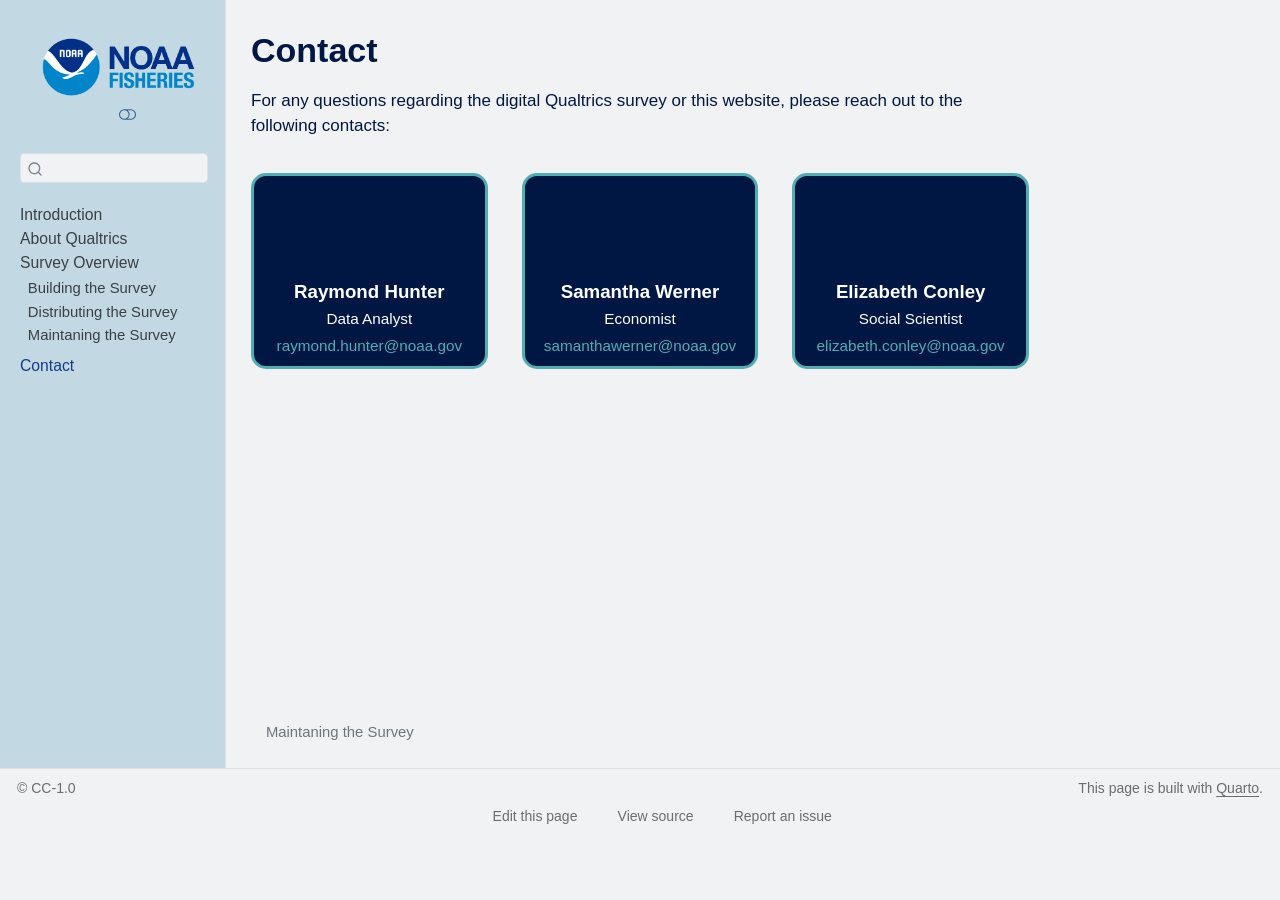
<file: docs/index.html>
<html xmlns="http://www.w3.org/1999/xhtml">    
  <head>      
    <title>Redirect to content/contact.html</title>      
    <meta http-equiv="refresh" content="0;URL='content/contact.html'" />    
  </head>    
  <body> 
  </body>  
</html>
</file>
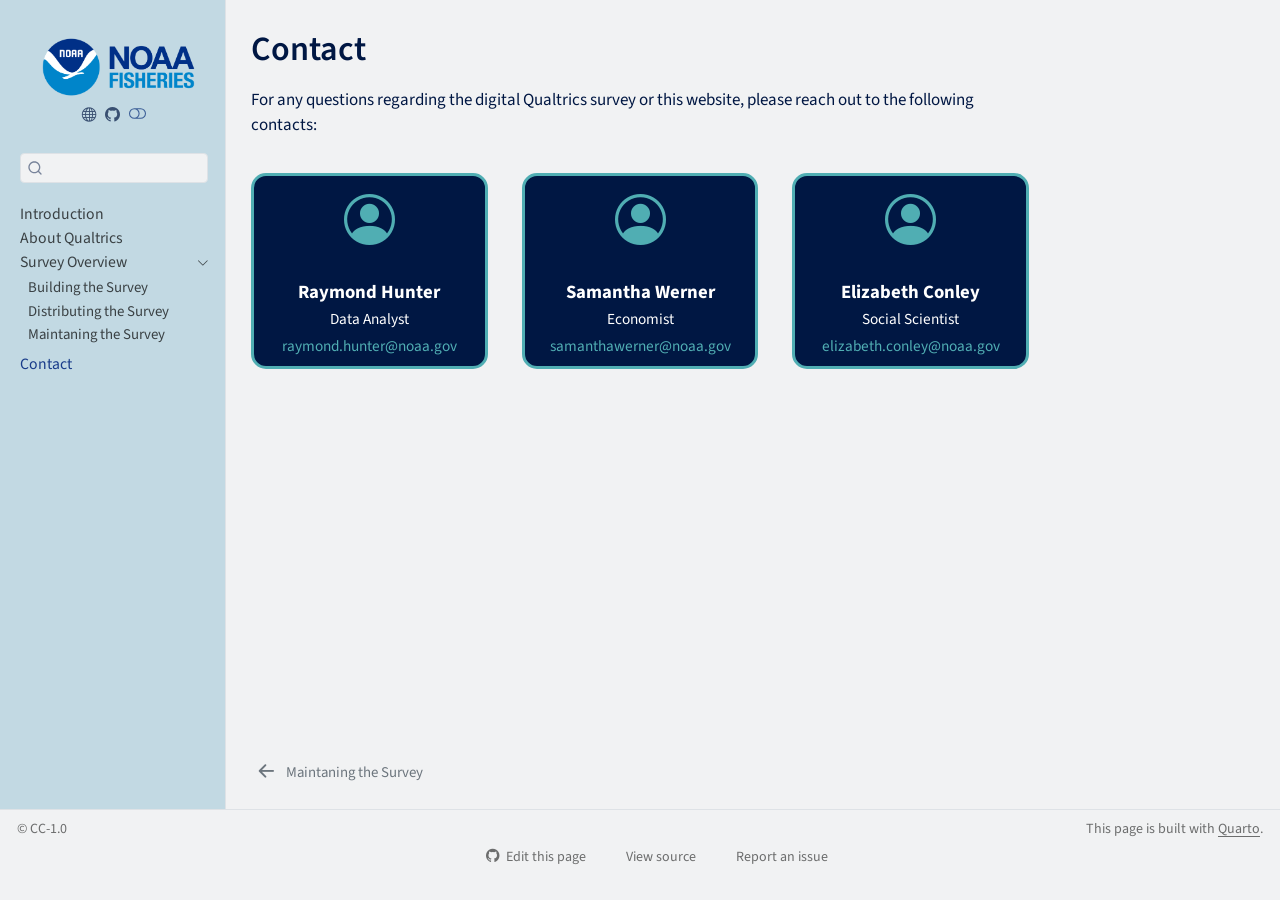
<file: docs/content/contact.html>
<!DOCTYPE html>
<html xmlns="http://www.w3.org/1999/xhtml" lang="en" xml:lang="en"><head>

<meta charset="utf-8">
<meta name="generator" content="quarto-1.8.27">

<meta name="viewport" content="width=device-width, initial-scale=1.0, user-scalable=yes">


<title>Contact – NOAA quarto simple</title>
<style>
code{white-space: pre-wrap;}
span.smallcaps{font-variant: small-caps;}
div.columns{display: flex; gap: min(4vw, 1.5em);}
div.column{flex: auto; overflow-x: auto;}
div.hanging-indent{margin-left: 1.5em; text-indent: -1.5em;}
ul.task-list{list-style: none;}
ul.task-list li input[type="checkbox"] {
  width: 0.8em;
  margin: 0 0.8em 0.2em -1em; /* quarto-specific, see https://github.com/quarto-dev/quarto-cli/issues/4556 */ 
  vertical-align: middle;
}
</style>


<script src="../site_libs/quarto-nav/quarto-nav.js"></script>
<script src="../site_libs/clipboard/clipboard.min.js"></script>
<script src="../site_libs/quarto-search/autocomplete.umd.js"></script>
<script src="../site_libs/quarto-search/fuse.min.js"></script>
<script src="../site_libs/quarto-search/quarto-search.js"></script>
<meta name="quarto:offset" content="../">
<link href="../content/survey-maintaining.html" rel="prev">
<link href="../images/favicon.ico" rel="icon">
<script src="../site_libs/quarto-html/quarto.js" type="module"></script>
<script src="../site_libs/quarto-html/tabsets/tabsets.js" type="module"></script>
<script src="../site_libs/quarto-html/axe/axe-check.js" type="module"></script>
<script src="../site_libs/quarto-html/popper.min.js"></script>
<script src="../site_libs/quarto-html/tippy.umd.min.js"></script>
<script src="../site_libs/quarto-html/anchor.min.js"></script>
<link href="../site_libs/quarto-html/tippy.css" rel="stylesheet">
<link href="../site_libs/quarto-html/quarto-syntax-highlighting-ed96de9b727972fe78a7b5d16c58bf87.css" rel="stylesheet" class="quarto-color-scheme" id="quarto-text-highlighting-styles">
<link href="../site_libs/quarto-html/quarto-syntax-highlighting-dark-4d9afe2b8d18ee9fa5d0d57b5ed4214d.css" rel="stylesheet" class="quarto-color-scheme quarto-color-alternate" id="quarto-text-highlighting-styles">
<link href="../site_libs/quarto-html/quarto-syntax-highlighting-ed96de9b727972fe78a7b5d16c58bf87.css" rel="stylesheet" class="quarto-color-scheme-extra" id="quarto-text-highlighting-styles">
<script src="../site_libs/bootstrap/bootstrap.min.js"></script>
<link href="../site_libs/bootstrap/bootstrap-icons.css" rel="stylesheet">
<link href="../site_libs/bootstrap/bootstrap-0e49d6dadf332df32e2c37dc30aeb7f8.min.css" rel="stylesheet" append-hash="true" class="quarto-color-scheme" id="quarto-bootstrap" data-mode="light">
<link href="../site_libs/bootstrap/bootstrap-dark-9bb2064807ccd7cc7b3bfe33cccba6c3.min.css" rel="stylesheet" append-hash="true" class="quarto-color-scheme quarto-color-alternate" id="quarto-bootstrap" data-mode="dark">
<link href="../site_libs/bootstrap/bootstrap-0e49d6dadf332df32e2c37dc30aeb7f8.min.css" rel="stylesheet" append-hash="true" class="quarto-color-scheme-extra" id="quarto-bootstrap" data-mode="light">
<script id="quarto-search-options" type="application/json">{
  "location": "sidebar",
  "copy-button": false,
  "collapse-after": 3,
  "panel-placement": "start",
  "type": "textbox",
  "limit": 50,
  "keyboard-shortcut": [
    "f",
    "/",
    "s"
  ],
  "show-item-context": false,
  "language": {
    "search-no-results-text": "No results",
    "search-matching-documents-text": "matching documents",
    "search-copy-link-title": "Copy link to search",
    "search-hide-matches-text": "Hide additional matches",
    "search-more-match-text": "more match in this document",
    "search-more-matches-text": "more matches in this document",
    "search-clear-button-title": "Clear",
    "search-text-placeholder": "",
    "search-detached-cancel-button-title": "Cancel",
    "search-submit-button-title": "Submit",
    "search-label": "Search"
  }
}</script>


</head>

<body class="nav-sidebar docked quarto-light"><script id="quarto-html-before-body" type="application/javascript">
    const toggleBodyColorMode = (bsSheetEl) => {
      const mode = bsSheetEl.getAttribute("data-mode");
      const bodyEl = window.document.querySelector("body");
      if (mode === "dark") {
        bodyEl.classList.add("quarto-dark");
        bodyEl.classList.remove("quarto-light");
      } else {
        bodyEl.classList.add("quarto-light");
        bodyEl.classList.remove("quarto-dark");
      }
    }
    const toggleBodyColorPrimary = () => {
      const bsSheetEl = window.document.querySelector("link#quarto-bootstrap:not([rel=disabled-stylesheet])");
      if (bsSheetEl) {
        toggleBodyColorMode(bsSheetEl);
      }
    }
    const setColorSchemeToggle = (alternate) => {
      const toggles = window.document.querySelectorAll('.quarto-color-scheme-toggle');
      for (let i=0; i < toggles.length; i++) {
        const toggle = toggles[i];
        if (toggle) {
          if (alternate) {
            toggle.classList.add("alternate");
          } else {
            toggle.classList.remove("alternate");
          }
        }
      }
    };
    const toggleColorMode = (alternate) => {
      // Switch the stylesheets
      const primaryStylesheets = window.document.querySelectorAll('link.quarto-color-scheme:not(.quarto-color-alternate)');
      const alternateStylesheets = window.document.querySelectorAll('link.quarto-color-scheme.quarto-color-alternate');
      manageTransitions('#quarto-margin-sidebar .nav-link', false);
      if (alternate) {
        // note: dark is layered on light, we don't disable primary!
        enableStylesheet(alternateStylesheets);
        for (const sheetNode of alternateStylesheets) {
          if (sheetNode.id === "quarto-bootstrap") {
            toggleBodyColorMode(sheetNode);
          }
        }
      } else {
        disableStylesheet(alternateStylesheets);
        enableStylesheet(primaryStylesheets)
        toggleBodyColorPrimary();
      }
      manageTransitions('#quarto-margin-sidebar .nav-link', true);
      // Switch the toggles
      setColorSchemeToggle(alternate)
      // Hack to workaround the fact that safari doesn't
      // properly recolor the scrollbar when toggling (#1455)
      if (navigator.userAgent.indexOf('Safari') > 0 && navigator.userAgent.indexOf('Chrome') == -1) {
        manageTransitions("body", false);
        window.scrollTo(0, 1);
        setTimeout(() => {
          window.scrollTo(0, 0);
          manageTransitions("body", true);
        }, 40);
      }
    }
    const disableStylesheet = (stylesheets) => {
      for (let i=0; i < stylesheets.length; i++) {
        const stylesheet = stylesheets[i];
        stylesheet.rel = 'disabled-stylesheet';
      }
    }
    const enableStylesheet = (stylesheets) => {
      for (let i=0; i < stylesheets.length; i++) {
        const stylesheet = stylesheets[i];
        if(stylesheet.rel !== 'stylesheet') { // for Chrome, which will still FOUC without this check
          stylesheet.rel = 'stylesheet';
        }
      }
    }
    const manageTransitions = (selector, allowTransitions) => {
      const els = window.document.querySelectorAll(selector);
      for (let i=0; i < els.length; i++) {
        const el = els[i];
        if (allowTransitions) {
          el.classList.remove('notransition');
        } else {
          el.classList.add('notransition');
        }
      }
    }
    const isFileUrl = () => {
      return window.location.protocol === 'file:';
    }
    const hasAlternateSentinel = () => {
      let styleSentinel = getColorSchemeSentinel();
      if (styleSentinel !== null) {
        return styleSentinel === "alternate";
      } else {
        return false;
      }
    }
    const setStyleSentinel = (alternate) => {
      const value = alternate ? "alternate" : "default";
      if (!isFileUrl()) {
        window.localStorage.setItem("quarto-color-scheme", value);
      } else {
        localAlternateSentinel = value;
      }
    }
    const getColorSchemeSentinel = () => {
      if (!isFileUrl()) {
        const storageValue = window.localStorage.getItem("quarto-color-scheme");
        return storageValue != null ? storageValue : localAlternateSentinel;
      } else {
        return localAlternateSentinel;
      }
    }
    const toggleGiscusIfUsed = (isAlternate, darkModeDefault) => {
      const baseTheme = document.querySelector('#giscus-base-theme')?.value ?? 'light';
      const alternateTheme = document.querySelector('#giscus-alt-theme')?.value ?? 'dark';
      let newTheme = '';
      if(authorPrefersDark) {
        newTheme = isAlternate ? baseTheme : alternateTheme;
      } else {
        newTheme = isAlternate ? alternateTheme : baseTheme;
      }
      const changeGiscusTheme = () => {
        // From: https://github.com/giscus/giscus/issues/336
        const sendMessage = (message) => {
          const iframe = document.querySelector('iframe.giscus-frame');
          if (!iframe) return;
          iframe.contentWindow.postMessage({ giscus: message }, 'https://giscus.app');
        }
        sendMessage({
          setConfig: {
            theme: newTheme
          }
        });
      }
      const isGiscussLoaded = window.document.querySelector('iframe.giscus-frame') !== null;
      if (isGiscussLoaded) {
        changeGiscusTheme();
      }
    };
    const authorPrefersDark = false;
    const darkModeDefault = authorPrefersDark;
      document.querySelector('link#quarto-text-highlighting-styles.quarto-color-scheme-extra').rel = 'disabled-stylesheet';
      document.querySelector('link#quarto-bootstrap.quarto-color-scheme-extra').rel = 'disabled-stylesheet';
    let localAlternateSentinel = darkModeDefault ? 'alternate' : 'default';
    // Dark / light mode switch
    window.quartoToggleColorScheme = () => {
      // Read the current dark / light value
      let toAlternate = !hasAlternateSentinel();
      toggleColorMode(toAlternate);
      setStyleSentinel(toAlternate);
      toggleGiscusIfUsed(toAlternate, darkModeDefault);
      window.dispatchEvent(new Event('resize'));
    };
    // Switch to dark mode if need be
    if (hasAlternateSentinel()) {
      toggleColorMode(true);
    } else {
      toggleColorMode(false);
    }
  </script>

<div id="quarto-search-results"></div>
  <header id="quarto-header" class="headroom fixed-top">
  <nav class="quarto-secondary-nav">
    <div class="container-fluid d-flex">
      <button type="button" class="quarto-btn-toggle btn" data-bs-toggle="collapse" role="button" data-bs-target=".quarto-sidebar-collapse-item" aria-controls="quarto-sidebar" aria-expanded="false" aria-label="Toggle sidebar navigation" onclick="if (window.quartoToggleHeadroom) { window.quartoToggleHeadroom(); }">
        <i class="bi bi-layout-text-sidebar-reverse"></i>
      </button>
        <nav class="quarto-page-breadcrumbs" aria-label="breadcrumb"><ol class="breadcrumb"><li class="breadcrumb-item"><a href="../content/contact.html">Contact</a></li></ol></nav>
        <a class="flex-grow-1" role="navigation" data-bs-toggle="collapse" data-bs-target=".quarto-sidebar-collapse-item" aria-controls="quarto-sidebar" aria-expanded="false" aria-label="Toggle sidebar navigation" onclick="if (window.quartoToggleHeadroom) { window.quartoToggleHeadroom(); }">      
        </a>
      <button type="button" class="btn quarto-search-button" aria-label="Search" onclick="window.quartoOpenSearch();">
        <i class="bi bi-search"></i>
      </button>
    </div>
  </nav>
</header>
<!-- content -->
<div id="quarto-content" class="quarto-container page-columns page-rows-contents page-layout-article">
<!-- sidebar -->
  <nav id="quarto-sidebar" class="sidebar collapse collapse-horizontal quarto-sidebar-collapse-item sidebar-navigation docked overflow-auto">
    <div class="pt-lg-2 mt-2 text-center sidebar-header">
      <a href="../index.html" class="sidebar-logo-link">
      <img src="../images/nmfs.png" alt="" class="sidebar-logo light-content py-0 d-lg-inline d-none">
      <img src="../images/nmfs.png" alt="" class="sidebar-logo dark-content py-0 d-lg-inline d-none">
      </a>
      <div class="sidebar-tools-main tools-wide">
    <a href="https://www.fisheries.noaa.gov/" title="National Marine Fisheries Service" class="quarto-navigation-tool px-1" aria-label="National Marine Fisheries Service"><i class="bi bi-globe"></i></a>
    <a href="https://github.com/nmfs-opensci" title="GitHub" class="quarto-navigation-tool px-1" aria-label="GitHub"><i class="bi bi-github"></i></a>
  <a href="" class="quarto-color-scheme-toggle quarto-navigation-tool  px-1" onclick="window.quartoToggleColorScheme(); return false;" title="Toggle dark mode"><i class="bi"></i></a>
</div>
      </div>
        <div class="mt-2 flex-shrink-0 align-items-center">
        <div class="sidebar-search">
        <div id="quarto-search" class="" title="Search"></div>
        </div>
        </div>
    <div class="sidebar-menu-container"> 
    <ul class="list-unstyled mt-1">
        <li class="sidebar-item">
  <div class="sidebar-item-container"> 
  <a href="../index.html" class="sidebar-item-text sidebar-link">
 <span class="menu-text">Introduction</span></a>
  </div>
</li>
        <li class="sidebar-item">
  <div class="sidebar-item-container"> 
  <a href="../content/qualtrics.html" class="sidebar-item-text sidebar-link">
 <span class="menu-text">About Qualtrics</span></a>
  </div>
</li>
        <li class="sidebar-item sidebar-item-section">
      <div class="sidebar-item-container"> 
            <a href="../content/survey.html" class="sidebar-item-text sidebar-link">
 <span class="menu-text">Survey Overview</span></a>
          <a class="sidebar-item-toggle text-start" data-bs-toggle="collapse" data-bs-target="#quarto-sidebar-section-1" role="navigation" aria-expanded="true" aria-label="Toggle section">
            <i class="bi bi-chevron-right ms-2"></i>
          </a> 
      </div>
      <ul id="quarto-sidebar-section-1" class="collapse list-unstyled sidebar-section depth1 show">  
          <li class="sidebar-item">
  <div class="sidebar-item-container"> 
  <a href="../content/survey-building.html" class="sidebar-item-text sidebar-link">
 <span class="menu-text">Building the Survey</span></a>
  </div>
</li>
          <li class="sidebar-item">
  <div class="sidebar-item-container"> 
  <a href="../content/survey-distributing.html" class="sidebar-item-text sidebar-link">
 <span class="menu-text">Distributing the Survey</span></a>
  </div>
</li>
          <li class="sidebar-item">
  <div class="sidebar-item-container"> 
  <a href="../content/survey-maintaining.html" class="sidebar-item-text sidebar-link">
 <span class="menu-text">Maintaning the Survey</span></a>
  </div>
</li>
      </ul>
  </li>
        <li class="sidebar-item">
  <div class="sidebar-item-container"> 
  <a href="../content/contact.html" class="sidebar-item-text sidebar-link active">
 <span class="menu-text">Contact</span></a>
  </div>
</li>
    </ul>
    </div>
</nav>
<div id="quarto-sidebar-glass" class="quarto-sidebar-collapse-item" data-bs-toggle="collapse" data-bs-target=".quarto-sidebar-collapse-item"></div>
<!-- margin-sidebar -->
    <div id="quarto-margin-sidebar" class="sidebar margin-sidebar zindex-bottom">
        
    </div>
<!-- main -->
<main class="content" id="quarto-document-content">


<header id="title-block-header" class="quarto-title-block default">
<div class="quarto-title">
<h1 class="title">Contact</h1>
</div>



<div class="quarto-title-meta">

    
  
    
  </div>
  


</header>


<p>For any questions regarding the digital Qualtrics survey or this website, please reach out to the following contacts:</p>
<div style="display: flex; justify-content: center; gap: 2rem; flex-wrap: nowrap; margin-top: 2rem;">
<div style="border-radius: 15px; border: 3px solid #50aeb3ff; background-color: #001743; flex: 1 1 0; min-width: 0; max-width: 350px; padding: 0.5rem; text-align: center;">
<p><i class="bi bi-person-circle" style="font-size: 3rem; color: #50aeb3ff;"></i></p>
<p style="margin: 0.1rem 0 0.1rem 0; font-size: 1.1rem; color: white;">
<strong>Raymond Hunter</strong>
</p>
<p style="margin: 0 0 0.25rem 0; font-size: 0.9rem; color: white;">
Data Analyst
</p>
<p style="margin: 0; font-size: 0.9rem;">
<a href="mailto:raymond.hunter@noaa.gov" style="color: #50aeb3ff; text-decoration: none;">raymond.hunter@noaa.gov</a>
</p>
</div>
<div style="border-radius: 15px; border: 3px solid #50aeb3ff; background-color: #001743; flex: 1 1 0; min-width: 0; max-width: 350px; padding: 0.5rem; text-align: center;">
<p><i class="bi bi-person-circle" style="font-size: 3rem; color: #50aeb3ff;"></i></p>
<p style="margin: 0.1rem 0 0.1rem 0; font-size: 1.1rem; color: white;">
<strong>Samantha Werner</strong>
</p>
<p style="margin: 0 0 0.25rem 0; font-size: 0.9rem; color: white;">
Economist
</p>
<p style="margin: 0; font-size: 0.9rem;">
<a href="mailto:samanthawerner@noaa.gov" style="color: #50aeb3ff; text-decoration: none;">samanthawerner@noaa.gov</a>
</p>
</div>
<div style="border-radius: 15px; border: 3px solid #50aeb3ff; background-color: #001743; flex: 1 1 0; min-width: 0; max-width: 350px; padding: 0.5rem; text-align: center;">
<p><i class="bi bi-person-circle" style="font-size: 3rem; color: #50aeb3ff;"></i></p>
<p style="margin: 0.1rem 0 0.1rem 0; font-size: 1.1rem; color: white;">
<strong>Elizabeth Conley</strong>
</p>
<p style="margin: 0 0 0.25rem 0; font-size: 0.9rem; color: white;">
Social Scientist
</p>
<p style="margin: 0; font-size: 0.9rem;">
<a href="mailto:elizabeth.conley@noaa.gov" style="color: #50aeb3ff; text-decoration: none;">elizabeth.conley@noaa.gov</a>
</p>
</div>
</div>



</main> <!-- /main -->
<script id="quarto-html-after-body" type="application/javascript">
  window.document.addEventListener("DOMContentLoaded", function (event) {
    // Ensure there is a toggle, if there isn't float one in the top right
    if (window.document.querySelector('.quarto-color-scheme-toggle') === null) {
      const a = window.document.createElement('a');
      a.classList.add('top-right');
      a.classList.add('quarto-color-scheme-toggle');
      a.href = "";
      a.onclick = function() { try { window.quartoToggleColorScheme(); } catch {} return false; };
      const i = window.document.createElement("i");
      i.classList.add('bi');
      a.appendChild(i);
      window.document.body.appendChild(a);
    }
    setColorSchemeToggle(hasAlternateSentinel())
    const icon = "";
    const anchorJS = new window.AnchorJS();
    anchorJS.options = {
      placement: 'right',
      icon: icon
    };
    anchorJS.add('.anchored');
    const isCodeAnnotation = (el) => {
      for (const clz of el.classList) {
        if (clz.startsWith('code-annotation-')) {                     
          return true;
        }
      }
      return false;
    }
    const onCopySuccess = function(e) {
      // button target
      const button = e.trigger;
      // don't keep focus
      button.blur();
      // flash "checked"
      button.classList.add('code-copy-button-checked');
      var currentTitle = button.getAttribute("title");
      button.setAttribute("title", "Copied!");
      let tooltip;
      if (window.bootstrap) {
        button.setAttribute("data-bs-toggle", "tooltip");
        button.setAttribute("data-bs-placement", "left");
        button.setAttribute("data-bs-title", "Copied!");
        tooltip = new bootstrap.Tooltip(button, 
          { trigger: "manual", 
            customClass: "code-copy-button-tooltip",
            offset: [0, -8]});
        tooltip.show();    
      }
      setTimeout(function() {
        if (tooltip) {
          tooltip.hide();
          button.removeAttribute("data-bs-title");
          button.removeAttribute("data-bs-toggle");
          button.removeAttribute("data-bs-placement");
        }
        button.setAttribute("title", currentTitle);
        button.classList.remove('code-copy-button-checked');
      }, 1000);
      // clear code selection
      e.clearSelection();
    }
    const getTextToCopy = function(trigger) {
      const outerScaffold = trigger.parentElement.cloneNode(true);
      const codeEl = outerScaffold.querySelector('code');
      for (const childEl of codeEl.children) {
        if (isCodeAnnotation(childEl)) {
          childEl.remove();
        }
      }
      return codeEl.innerText;
    }
    const clipboard = new window.ClipboardJS('.code-copy-button:not([data-in-quarto-modal])', {
      text: getTextToCopy
    });
    clipboard.on('success', onCopySuccess);
    if (window.document.getElementById('quarto-embedded-source-code-modal')) {
      const clipboardModal = new window.ClipboardJS('.code-copy-button[data-in-quarto-modal]', {
        text: getTextToCopy,
        container: window.document.getElementById('quarto-embedded-source-code-modal')
      });
      clipboardModal.on('success', onCopySuccess);
    }
      var localhostRegex = new RegExp(/^(?:http|https):\/\/localhost\:?[0-9]*\//);
      var mailtoRegex = new RegExp(/^mailto:/);
        var filterRegex = new RegExp("https:\/\/ramhunte\.github\.io\/qualtrics-survey-guide");
      var isInternal = (href) => {
          return filterRegex.test(href) || localhostRegex.test(href) || mailtoRegex.test(href);
      }
      // Inspect non-navigation links and adorn them if external
     var links = window.document.querySelectorAll('a[href]:not(.nav-link):not(.navbar-brand):not(.toc-action):not(.sidebar-link):not(.sidebar-item-toggle):not(.pagination-link):not(.no-external):not([aria-hidden]):not(.dropdown-item):not(.quarto-navigation-tool):not(.about-link)');
      for (var i=0; i<links.length; i++) {
        const link = links[i];
        if (!isInternal(link.href)) {
          // undo the damage that might have been done by quarto-nav.js in the case of
          // links that we want to consider external
          if (link.dataset.originalHref !== undefined) {
            link.href = link.dataset.originalHref;
          }
        }
      }
    function tippyHover(el, contentFn, onTriggerFn, onUntriggerFn) {
      const config = {
        allowHTML: true,
        maxWidth: 500,
        delay: 100,
        arrow: false,
        appendTo: function(el) {
            return el.parentElement;
        },
        interactive: true,
        interactiveBorder: 10,
        theme: 'quarto',
        placement: 'bottom-start',
      };
      if (contentFn) {
        config.content = contentFn;
      }
      if (onTriggerFn) {
        config.onTrigger = onTriggerFn;
      }
      if (onUntriggerFn) {
        config.onUntrigger = onUntriggerFn;
      }
      window.tippy(el, config); 
    }
    const noterefs = window.document.querySelectorAll('a[role="doc-noteref"]');
    for (var i=0; i<noterefs.length; i++) {
      const ref = noterefs[i];
      tippyHover(ref, function() {
        // use id or data attribute instead here
        let href = ref.getAttribute('data-footnote-href') || ref.getAttribute('href');
        try { href = new URL(href).hash; } catch {}
        const id = href.replace(/^#\/?/, "");
        const note = window.document.getElementById(id);
        if (note) {
          return note.innerHTML;
        } else {
          return "";
        }
      });
    }
    const xrefs = window.document.querySelectorAll('a.quarto-xref');
    const processXRef = (id, note) => {
      // Strip column container classes
      const stripColumnClz = (el) => {
        el.classList.remove("page-full", "page-columns");
        if (el.children) {
          for (const child of el.children) {
            stripColumnClz(child);
          }
        }
      }
      stripColumnClz(note)
      if (id === null || id.startsWith('sec-')) {
        // Special case sections, only their first couple elements
        const container = document.createElement("div");
        if (note.children && note.children.length > 2) {
          container.appendChild(note.children[0].cloneNode(true));
          for (let i = 1; i < note.children.length; i++) {
            const child = note.children[i];
            if (child.tagName === "P" && child.innerText === "") {
              continue;
            } else {
              container.appendChild(child.cloneNode(true));
              break;
            }
          }
          if (window.Quarto?.typesetMath) {
            window.Quarto.typesetMath(container);
          }
          return container.innerHTML
        } else {
          if (window.Quarto?.typesetMath) {
            window.Quarto.typesetMath(note);
          }
          return note.innerHTML;
        }
      } else {
        // Remove any anchor links if they are present
        const anchorLink = note.querySelector('a.anchorjs-link');
        if (anchorLink) {
          anchorLink.remove();
        }
        if (window.Quarto?.typesetMath) {
          window.Quarto.typesetMath(note);
        }
        if (note.classList.contains("callout")) {
          return note.outerHTML;
        } else {
          return note.innerHTML;
        }
      }
    }
    for (var i=0; i<xrefs.length; i++) {
      const xref = xrefs[i];
      tippyHover(xref, undefined, function(instance) {
        instance.disable();
        let url = xref.getAttribute('href');
        let hash = undefined; 
        if (url.startsWith('#')) {
          hash = url;
        } else {
          try { hash = new URL(url).hash; } catch {}
        }
        if (hash) {
          const id = hash.replace(/^#\/?/, "");
          const note = window.document.getElementById(id);
          if (note !== null) {
            try {
              const html = processXRef(id, note.cloneNode(true));
              instance.setContent(html);
            } finally {
              instance.enable();
              instance.show();
            }
          } else {
            // See if we can fetch this
            fetch(url.split('#')[0])
            .then(res => res.text())
            .then(html => {
              const parser = new DOMParser();
              const htmlDoc = parser.parseFromString(html, "text/html");
              const note = htmlDoc.getElementById(id);
              if (note !== null) {
                const html = processXRef(id, note);
                instance.setContent(html);
              } 
            }).finally(() => {
              instance.enable();
              instance.show();
            });
          }
        } else {
          // See if we can fetch a full url (with no hash to target)
          // This is a special case and we should probably do some content thinning / targeting
          fetch(url)
          .then(res => res.text())
          .then(html => {
            const parser = new DOMParser();
            const htmlDoc = parser.parseFromString(html, "text/html");
            const note = htmlDoc.querySelector('main.content');
            if (note !== null) {
              // This should only happen for chapter cross references
              // (since there is no id in the URL)
              // remove the first header
              if (note.children.length > 0 && note.children[0].tagName === "HEADER") {
                note.children[0].remove();
              }
              const html = processXRef(null, note);
              instance.setContent(html);
            } 
          }).finally(() => {
            instance.enable();
            instance.show();
          });
        }
      }, function(instance) {
      });
    }
        let selectedAnnoteEl;
        const selectorForAnnotation = ( cell, annotation) => {
          let cellAttr = 'data-code-cell="' + cell + '"';
          let lineAttr = 'data-code-annotation="' +  annotation + '"';
          const selector = 'span[' + cellAttr + '][' + lineAttr + ']';
          return selector;
        }
        const selectCodeLines = (annoteEl) => {
          const doc = window.document;
          const targetCell = annoteEl.getAttribute("data-target-cell");
          const targetAnnotation = annoteEl.getAttribute("data-target-annotation");
          const annoteSpan = window.document.querySelector(selectorForAnnotation(targetCell, targetAnnotation));
          const lines = annoteSpan.getAttribute("data-code-lines").split(",");
          const lineIds = lines.map((line) => {
            return targetCell + "-" + line;
          })
          let top = null;
          let height = null;
          let parent = null;
          if (lineIds.length > 0) {
              //compute the position of the single el (top and bottom and make a div)
              const el = window.document.getElementById(lineIds[0]);
              top = el.offsetTop;
              height = el.offsetHeight;
              parent = el.parentElement.parentElement;
            if (lineIds.length > 1) {
              const lastEl = window.document.getElementById(lineIds[lineIds.length - 1]);
              const bottom = lastEl.offsetTop + lastEl.offsetHeight;
              height = bottom - top;
            }
            if (top !== null && height !== null && parent !== null) {
              // cook up a div (if necessary) and position it 
              let div = window.document.getElementById("code-annotation-line-highlight");
              if (div === null) {
                div = window.document.createElement("div");
                div.setAttribute("id", "code-annotation-line-highlight");
                div.style.position = 'absolute';
                parent.appendChild(div);
              }
              div.style.top = top - 2 + "px";
              div.style.height = height + 4 + "px";
              div.style.left = 0;
              let gutterDiv = window.document.getElementById("code-annotation-line-highlight-gutter");
              if (gutterDiv === null) {
                gutterDiv = window.document.createElement("div");
                gutterDiv.setAttribute("id", "code-annotation-line-highlight-gutter");
                gutterDiv.style.position = 'absolute';
                const codeCell = window.document.getElementById(targetCell);
                const gutter = codeCell.querySelector('.code-annotation-gutter');
                gutter.appendChild(gutterDiv);
              }
              gutterDiv.style.top = top - 2 + "px";
              gutterDiv.style.height = height + 4 + "px";
            }
            selectedAnnoteEl = annoteEl;
          }
        };
        const unselectCodeLines = () => {
          const elementsIds = ["code-annotation-line-highlight", "code-annotation-line-highlight-gutter"];
          elementsIds.forEach((elId) => {
            const div = window.document.getElementById(elId);
            if (div) {
              div.remove();
            }
          });
          selectedAnnoteEl = undefined;
        };
          // Handle positioning of the toggle
      window.addEventListener(
        "resize",
        throttle(() => {
          elRect = undefined;
          if (selectedAnnoteEl) {
            selectCodeLines(selectedAnnoteEl);
          }
        }, 10)
      );
      function throttle(fn, ms) {
      let throttle = false;
      let timer;
        return (...args) => {
          if(!throttle) { // first call gets through
              fn.apply(this, args);
              throttle = true;
          } else { // all the others get throttled
              if(timer) clearTimeout(timer); // cancel #2
              timer = setTimeout(() => {
                fn.apply(this, args);
                timer = throttle = false;
              }, ms);
          }
        };
      }
        // Attach click handler to the DT
        const annoteDls = window.document.querySelectorAll('dt[data-target-cell]');
        for (const annoteDlNode of annoteDls) {
          annoteDlNode.addEventListener('click', (event) => {
            const clickedEl = event.target;
            if (clickedEl !== selectedAnnoteEl) {
              unselectCodeLines();
              const activeEl = window.document.querySelector('dt[data-target-cell].code-annotation-active');
              if (activeEl) {
                activeEl.classList.remove('code-annotation-active');
              }
              selectCodeLines(clickedEl);
              clickedEl.classList.add('code-annotation-active');
            } else {
              // Unselect the line
              unselectCodeLines();
              clickedEl.classList.remove('code-annotation-active');
            }
          });
        }
    const findCites = (el) => {
      const parentEl = el.parentElement;
      if (parentEl) {
        const cites = parentEl.dataset.cites;
        if (cites) {
          return {
            el,
            cites: cites.split(' ')
          };
        } else {
          return findCites(el.parentElement)
        }
      } else {
        return undefined;
      }
    };
    var bibliorefs = window.document.querySelectorAll('a[role="doc-biblioref"]');
    for (var i=0; i<bibliorefs.length; i++) {
      const ref = bibliorefs[i];
      const citeInfo = findCites(ref);
      if (citeInfo) {
        tippyHover(citeInfo.el, function() {
          var popup = window.document.createElement('div');
          citeInfo.cites.forEach(function(cite) {
            var citeDiv = window.document.createElement('div');
            citeDiv.classList.add('hanging-indent');
            citeDiv.classList.add('csl-entry');
            var biblioDiv = window.document.getElementById('ref-' + cite);
            if (biblioDiv) {
              citeDiv.innerHTML = biblioDiv.innerHTML;
            }
            popup.appendChild(citeDiv);
          });
          return popup.innerHTML;
        });
      }
    }
  });
  </script>
<nav class="page-navigation">
  <div class="nav-page nav-page-previous">
      <a href="../content/survey-maintaining.html" class="pagination-link" aria-label="Maintaning the Survey">
        <i class="bi bi-arrow-left-short"></i> <span class="nav-page-text">Maintaning the Survey</span>
      </a>          
  </div>
  <div class="nav-page nav-page-next">
  </div>
</nav>
</div> <!-- /content -->
<footer class="footer">
  <div class="nav-footer">
    <div class="nav-footer-left">
<p>© CC-1.0</p>
</div>   
    <div class="nav-footer-center">
      &nbsp;
    <div class="toc-actions"><ul><li><a href="https://github.com/ramhunte/qualtrics-survey-guide/edit/main/content/contact.qmd" class="toc-action"><i class="bi bi-github"></i>Edit this page</a></li><li><a href="https://github.com/ramhunte/qualtrics-survey-guide/blob/main/content/contact.qmd" class="toc-action"><i class="bi empty"></i>View source</a></li><li><a href="https://github.com/ramhunte/qualtrics-survey-guide/issues/new" class="toc-action"><i class="bi empty"></i>Report an issue</a></li></ul></div></div>
    <div class="nav-footer-right">
<p>This page is built with <a href="https://quarto.org/">Quarto</a>.</p>
</div>
  </div>
</footer>




</body></html>
</file>
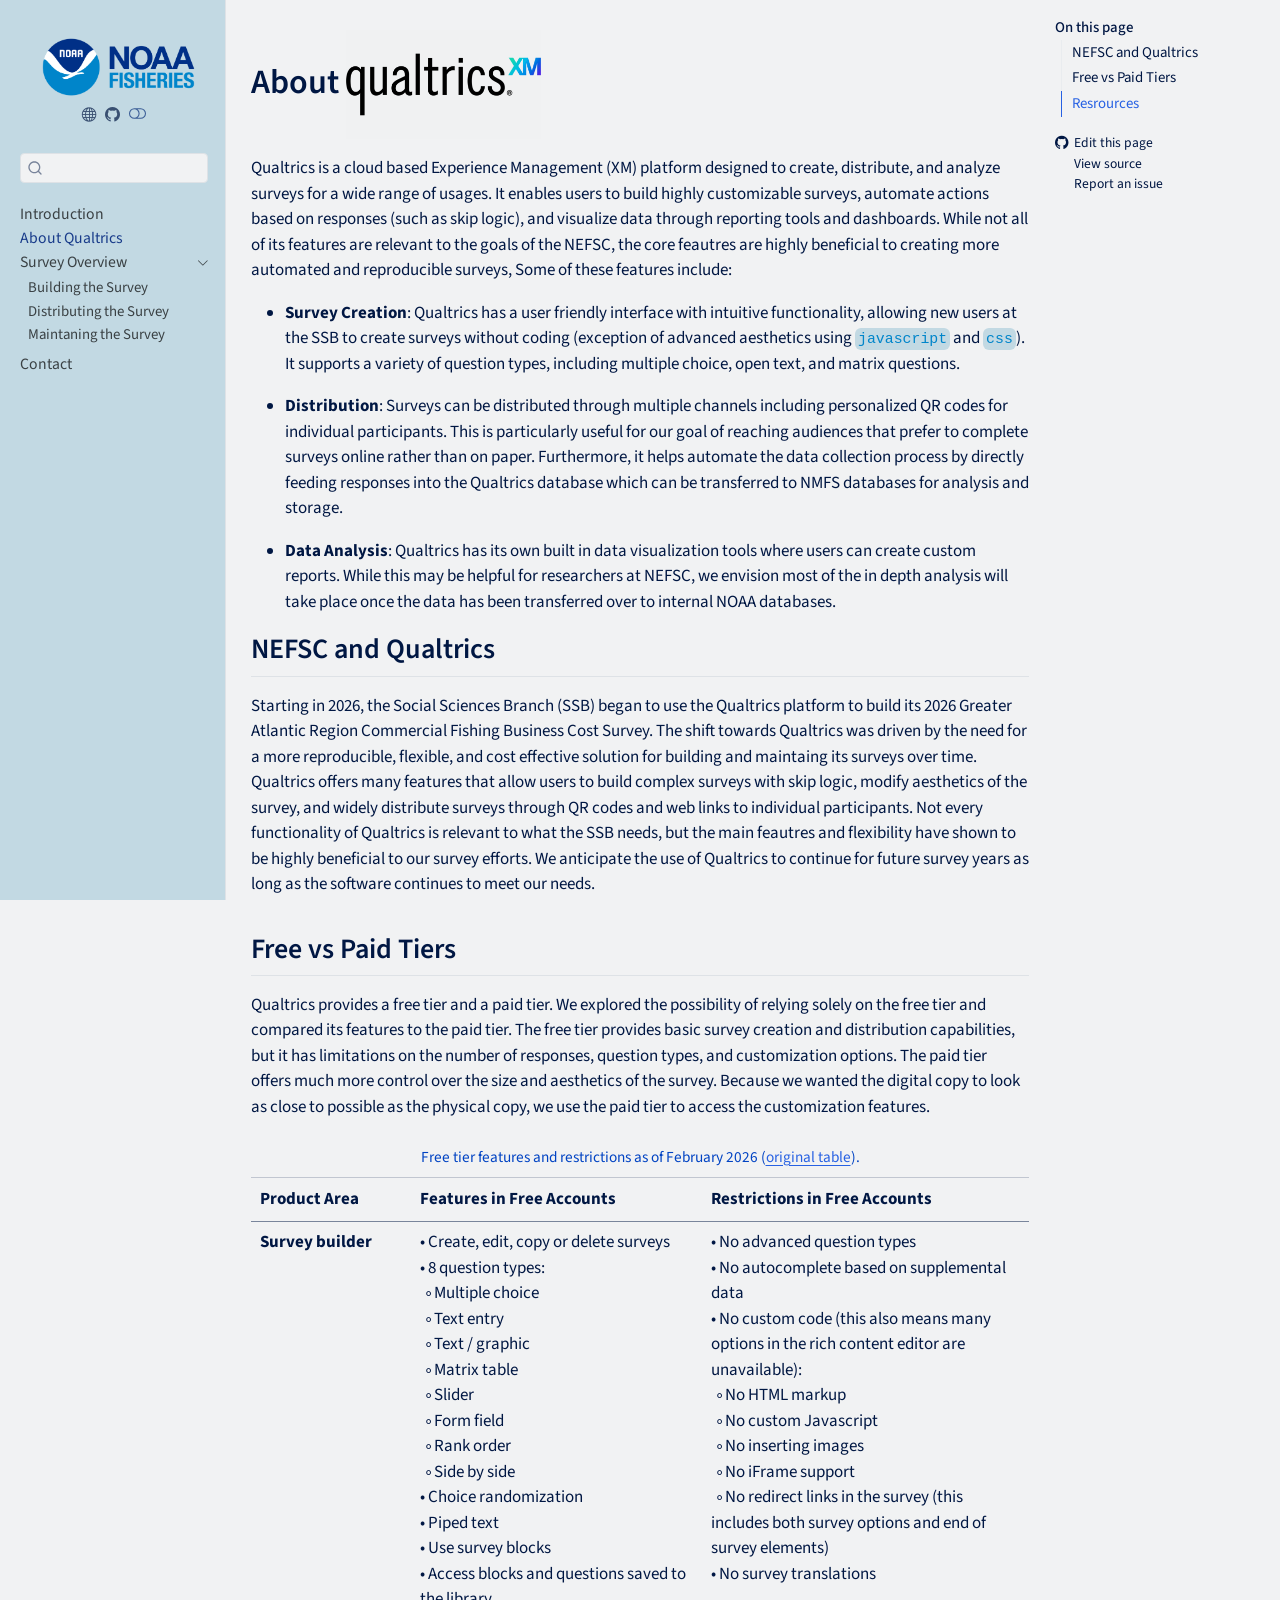
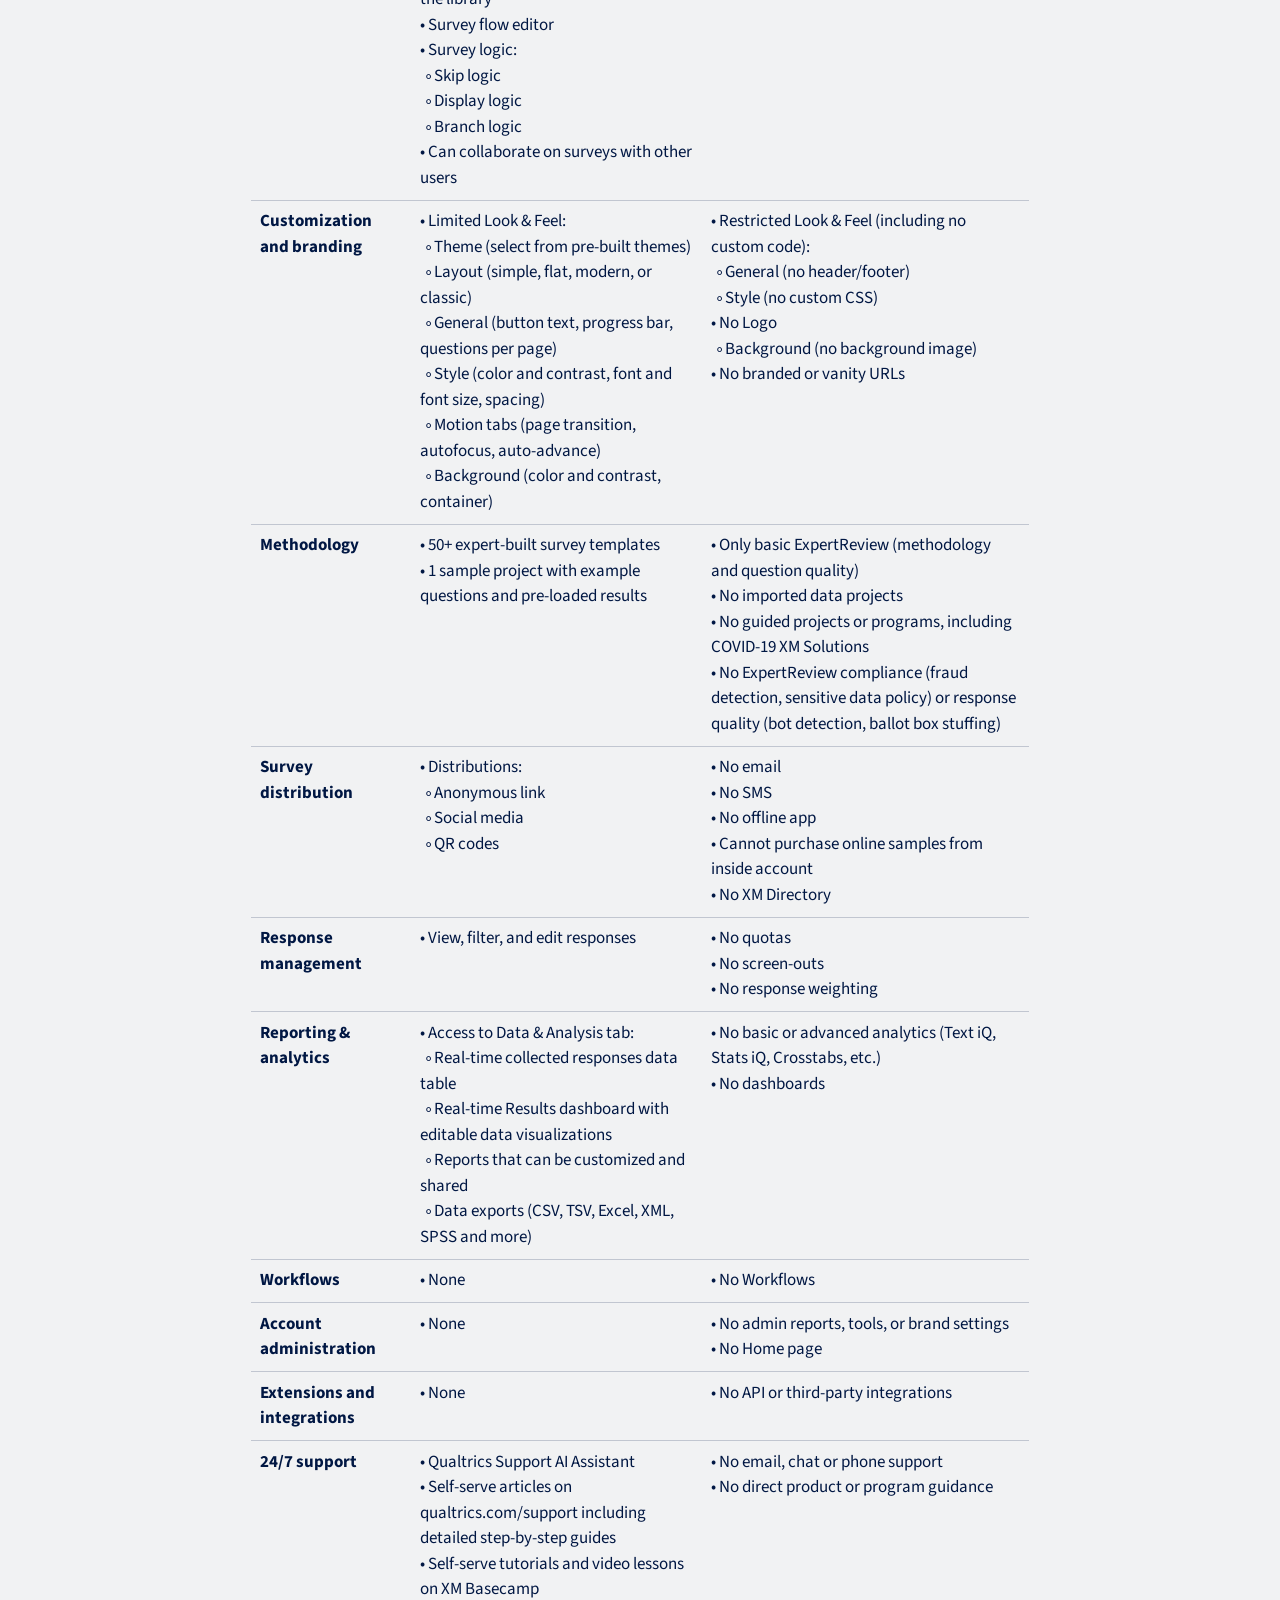
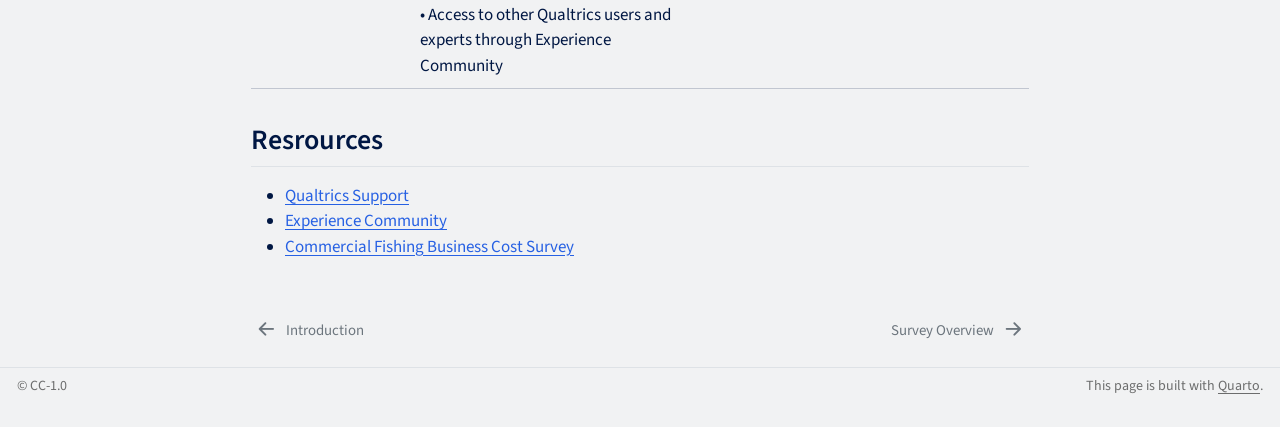
<file: docs/content/qualtrics.html>
<!DOCTYPE html>
<html xmlns="http://www.w3.org/1999/xhtml" lang="en" xml:lang="en"><head>

<meta charset="utf-8">
<meta name="generator" content="quarto-1.8.27">

<meta name="viewport" content="width=device-width, initial-scale=1.0, user-scalable=yes">


<title>About  – NOAA quarto simple</title>
<style>
code{white-space: pre-wrap;}
span.smallcaps{font-variant: small-caps;}
div.columns{display: flex; gap: min(4vw, 1.5em);}
div.column{flex: auto; overflow-x: auto;}
div.hanging-indent{margin-left: 1.5em; text-indent: -1.5em;}
ul.task-list{list-style: none;}
ul.task-list li input[type="checkbox"] {
  width: 0.8em;
  margin: 0 0.8em 0.2em -1em; /* quarto-specific, see https://github.com/quarto-dev/quarto-cli/issues/4556 */ 
  vertical-align: middle;
}
</style>


<script src="../site_libs/quarto-nav/quarto-nav.js"></script>
<script src="../site_libs/clipboard/clipboard.min.js"></script>
<script src="../site_libs/quarto-search/autocomplete.umd.js"></script>
<script src="../site_libs/quarto-search/fuse.min.js"></script>
<script src="../site_libs/quarto-search/quarto-search.js"></script>
<meta name="quarto:offset" content="../">
<link href="../content/survey.html" rel="next">
<link href="../index.html" rel="prev">
<link href="../images/favicon.ico" rel="icon">
<script src="../site_libs/quarto-html/quarto.js" type="module"></script>
<script src="../site_libs/quarto-html/tabsets/tabsets.js" type="module"></script>
<script src="../site_libs/quarto-html/axe/axe-check.js" type="module"></script>
<script src="../site_libs/quarto-html/popper.min.js"></script>
<script src="../site_libs/quarto-html/tippy.umd.min.js"></script>
<script src="../site_libs/quarto-html/anchor.min.js"></script>
<link href="../site_libs/quarto-html/tippy.css" rel="stylesheet">
<link href="../site_libs/quarto-html/quarto-syntax-highlighting-ed96de9b727972fe78a7b5d16c58bf87.css" rel="stylesheet" class="quarto-color-scheme" id="quarto-text-highlighting-styles">
<link href="../site_libs/quarto-html/quarto-syntax-highlighting-dark-4d9afe2b8d18ee9fa5d0d57b5ed4214d.css" rel="stylesheet" class="quarto-color-scheme quarto-color-alternate" id="quarto-text-highlighting-styles">
<link href="../site_libs/quarto-html/quarto-syntax-highlighting-ed96de9b727972fe78a7b5d16c58bf87.css" rel="stylesheet" class="quarto-color-scheme-extra" id="quarto-text-highlighting-styles">
<script src="../site_libs/bootstrap/bootstrap.min.js"></script>
<link href="../site_libs/bootstrap/bootstrap-icons.css" rel="stylesheet">
<link href="../site_libs/bootstrap/bootstrap-0e49d6dadf332df32e2c37dc30aeb7f8.min.css" rel="stylesheet" append-hash="true" class="quarto-color-scheme" id="quarto-bootstrap" data-mode="light">
<link href="../site_libs/bootstrap/bootstrap-dark-9bb2064807ccd7cc7b3bfe33cccba6c3.min.css" rel="stylesheet" append-hash="true" class="quarto-color-scheme quarto-color-alternate" id="quarto-bootstrap" data-mode="dark">
<link href="../site_libs/bootstrap/bootstrap-0e49d6dadf332df32e2c37dc30aeb7f8.min.css" rel="stylesheet" append-hash="true" class="quarto-color-scheme-extra" id="quarto-bootstrap" data-mode="light">
<script id="quarto-search-options" type="application/json">{
  "location": "sidebar",
  "copy-button": false,
  "collapse-after": 3,
  "panel-placement": "start",
  "type": "textbox",
  "limit": 50,
  "keyboard-shortcut": [
    "f",
    "/",
    "s"
  ],
  "show-item-context": false,
  "language": {
    "search-no-results-text": "No results",
    "search-matching-documents-text": "matching documents",
    "search-copy-link-title": "Copy link to search",
    "search-hide-matches-text": "Hide additional matches",
    "search-more-match-text": "more match in this document",
    "search-more-matches-text": "more matches in this document",
    "search-clear-button-title": "Clear",
    "search-text-placeholder": "",
    "search-detached-cancel-button-title": "Cancel",
    "search-submit-button-title": "Submit",
    "search-label": "Search"
  }
}</script>


</head>

<body class="nav-sidebar docked quarto-light"><script id="quarto-html-before-body" type="application/javascript">
    const toggleBodyColorMode = (bsSheetEl) => {
      const mode = bsSheetEl.getAttribute("data-mode");
      const bodyEl = window.document.querySelector("body");
      if (mode === "dark") {
        bodyEl.classList.add("quarto-dark");
        bodyEl.classList.remove("quarto-light");
      } else {
        bodyEl.classList.add("quarto-light");
        bodyEl.classList.remove("quarto-dark");
      }
    }
    const toggleBodyColorPrimary = () => {
      const bsSheetEl = window.document.querySelector("link#quarto-bootstrap:not([rel=disabled-stylesheet])");
      if (bsSheetEl) {
        toggleBodyColorMode(bsSheetEl);
      }
    }
    const setColorSchemeToggle = (alternate) => {
      const toggles = window.document.querySelectorAll('.quarto-color-scheme-toggle');
      for (let i=0; i < toggles.length; i++) {
        const toggle = toggles[i];
        if (toggle) {
          if (alternate) {
            toggle.classList.add("alternate");
          } else {
            toggle.classList.remove("alternate");
          }
        }
      }
    };
    const toggleColorMode = (alternate) => {
      // Switch the stylesheets
      const primaryStylesheets = window.document.querySelectorAll('link.quarto-color-scheme:not(.quarto-color-alternate)');
      const alternateStylesheets = window.document.querySelectorAll('link.quarto-color-scheme.quarto-color-alternate');
      manageTransitions('#quarto-margin-sidebar .nav-link', false);
      if (alternate) {
        // note: dark is layered on light, we don't disable primary!
        enableStylesheet(alternateStylesheets);
        for (const sheetNode of alternateStylesheets) {
          if (sheetNode.id === "quarto-bootstrap") {
            toggleBodyColorMode(sheetNode);
          }
        }
      } else {
        disableStylesheet(alternateStylesheets);
        enableStylesheet(primaryStylesheets)
        toggleBodyColorPrimary();
      }
      manageTransitions('#quarto-margin-sidebar .nav-link', true);
      // Switch the toggles
      setColorSchemeToggle(alternate)
      // Hack to workaround the fact that safari doesn't
      // properly recolor the scrollbar when toggling (#1455)
      if (navigator.userAgent.indexOf('Safari') > 0 && navigator.userAgent.indexOf('Chrome') == -1) {
        manageTransitions("body", false);
        window.scrollTo(0, 1);
        setTimeout(() => {
          window.scrollTo(0, 0);
          manageTransitions("body", true);
        }, 40);
      }
    }
    const disableStylesheet = (stylesheets) => {
      for (let i=0; i < stylesheets.length; i++) {
        const stylesheet = stylesheets[i];
        stylesheet.rel = 'disabled-stylesheet';
      }
    }
    const enableStylesheet = (stylesheets) => {
      for (let i=0; i < stylesheets.length; i++) {
        const stylesheet = stylesheets[i];
        if(stylesheet.rel !== 'stylesheet') { // for Chrome, which will still FOUC without this check
          stylesheet.rel = 'stylesheet';
        }
      }
    }
    const manageTransitions = (selector, allowTransitions) => {
      const els = window.document.querySelectorAll(selector);
      for (let i=0; i < els.length; i++) {
        const el = els[i];
        if (allowTransitions) {
          el.classList.remove('notransition');
        } else {
          el.classList.add('notransition');
        }
      }
    }
    const isFileUrl = () => {
      return window.location.protocol === 'file:';
    }
    const hasAlternateSentinel = () => {
      let styleSentinel = getColorSchemeSentinel();
      if (styleSentinel !== null) {
        return styleSentinel === "alternate";
      } else {
        return false;
      }
    }
    const setStyleSentinel = (alternate) => {
      const value = alternate ? "alternate" : "default";
      if (!isFileUrl()) {
        window.localStorage.setItem("quarto-color-scheme", value);
      } else {
        localAlternateSentinel = value;
      }
    }
    const getColorSchemeSentinel = () => {
      if (!isFileUrl()) {
        const storageValue = window.localStorage.getItem("quarto-color-scheme");
        return storageValue != null ? storageValue : localAlternateSentinel;
      } else {
        return localAlternateSentinel;
      }
    }
    const toggleGiscusIfUsed = (isAlternate, darkModeDefault) => {
      const baseTheme = document.querySelector('#giscus-base-theme')?.value ?? 'light';
      const alternateTheme = document.querySelector('#giscus-alt-theme')?.value ?? 'dark';
      let newTheme = '';
      if(authorPrefersDark) {
        newTheme = isAlternate ? baseTheme : alternateTheme;
      } else {
        newTheme = isAlternate ? alternateTheme : baseTheme;
      }
      const changeGiscusTheme = () => {
        // From: https://github.com/giscus/giscus/issues/336
        const sendMessage = (message) => {
          const iframe = document.querySelector('iframe.giscus-frame');
          if (!iframe) return;
          iframe.contentWindow.postMessage({ giscus: message }, 'https://giscus.app');
        }
        sendMessage({
          setConfig: {
            theme: newTheme
          }
        });
      }
      const isGiscussLoaded = window.document.querySelector('iframe.giscus-frame') !== null;
      if (isGiscussLoaded) {
        changeGiscusTheme();
      }
    };
    const authorPrefersDark = false;
    const darkModeDefault = authorPrefersDark;
      document.querySelector('link#quarto-text-highlighting-styles.quarto-color-scheme-extra').rel = 'disabled-stylesheet';
      document.querySelector('link#quarto-bootstrap.quarto-color-scheme-extra').rel = 'disabled-stylesheet';
    let localAlternateSentinel = darkModeDefault ? 'alternate' : 'default';
    // Dark / light mode switch
    window.quartoToggleColorScheme = () => {
      // Read the current dark / light value
      let toAlternate = !hasAlternateSentinel();
      toggleColorMode(toAlternate);
      setStyleSentinel(toAlternate);
      toggleGiscusIfUsed(toAlternate, darkModeDefault);
      window.dispatchEvent(new Event('resize'));
    };
    // Switch to dark mode if need be
    if (hasAlternateSentinel()) {
      toggleColorMode(true);
    } else {
      toggleColorMode(false);
    }
  </script>

<div id="quarto-search-results"></div>
  <header id="quarto-header" class="headroom fixed-top">
  <nav class="quarto-secondary-nav">
    <div class="container-fluid d-flex">
      <button type="button" class="quarto-btn-toggle btn" data-bs-toggle="collapse" role="button" data-bs-target=".quarto-sidebar-collapse-item" aria-controls="quarto-sidebar" aria-expanded="false" aria-label="Toggle sidebar navigation" onclick="if (window.quartoToggleHeadroom) { window.quartoToggleHeadroom(); }">
        <i class="bi bi-layout-text-sidebar-reverse"></i>
      </button>
        <nav class="quarto-page-breadcrumbs" aria-label="breadcrumb"><ol class="breadcrumb"><li class="breadcrumb-item"><a href="../content/qualtrics.html">About Qualtrics</a></li></ol></nav>
        <a class="flex-grow-1" role="navigation" data-bs-toggle="collapse" data-bs-target=".quarto-sidebar-collapse-item" aria-controls="quarto-sidebar" aria-expanded="false" aria-label="Toggle sidebar navigation" onclick="if (window.quartoToggleHeadroom) { window.quartoToggleHeadroom(); }">      
        </a>
      <button type="button" class="btn quarto-search-button" aria-label="Search" onclick="window.quartoOpenSearch();">
        <i class="bi bi-search"></i>
      </button>
    </div>
  </nav>
</header>
<!-- content -->
<div id="quarto-content" class="quarto-container page-columns page-rows-contents page-layout-article">
<!-- sidebar -->
  <nav id="quarto-sidebar" class="sidebar collapse collapse-horizontal quarto-sidebar-collapse-item sidebar-navigation docked overflow-auto">
    <div class="pt-lg-2 mt-2 text-center sidebar-header">
      <a href="../index.html" class="sidebar-logo-link">
      <img src="../images/nmfs.png" alt="" class="sidebar-logo light-content py-0 d-lg-inline d-none">
      <img src="../images/nmfs.png" alt="" class="sidebar-logo dark-content py-0 d-lg-inline d-none">
      </a>
      <div class="sidebar-tools-main tools-wide">
    <a href="https://www.fisheries.noaa.gov/" title="National Marine Fisheries Service" class="quarto-navigation-tool px-1" aria-label="National Marine Fisheries Service"><i class="bi bi-globe"></i></a>
    <a href="https://github.com/nmfs-opensci" title="GitHub" class="quarto-navigation-tool px-1" aria-label="GitHub"><i class="bi bi-github"></i></a>
  <a href="" class="quarto-color-scheme-toggle quarto-navigation-tool  px-1" onclick="window.quartoToggleColorScheme(); return false;" title="Toggle dark mode"><i class="bi"></i></a>
</div>
      </div>
        <div class="mt-2 flex-shrink-0 align-items-center">
        <div class="sidebar-search">
        <div id="quarto-search" class="" title="Search"></div>
        </div>
        </div>
    <div class="sidebar-menu-container"> 
    <ul class="list-unstyled mt-1">
        <li class="sidebar-item">
  <div class="sidebar-item-container"> 
  <a href="../index.html" class="sidebar-item-text sidebar-link">
 <span class="menu-text">Introduction</span></a>
  </div>
</li>
        <li class="sidebar-item">
  <div class="sidebar-item-container"> 
  <a href="../content/qualtrics.html" class="sidebar-item-text sidebar-link active">
 <span class="menu-text">About Qualtrics</span></a>
  </div>
</li>
        <li class="sidebar-item sidebar-item-section">
      <div class="sidebar-item-container"> 
            <a href="../content/survey.html" class="sidebar-item-text sidebar-link">
 <span class="menu-text">Survey Overview</span></a>
          <a class="sidebar-item-toggle text-start" data-bs-toggle="collapse" data-bs-target="#quarto-sidebar-section-1" role="navigation" aria-expanded="true" aria-label="Toggle section">
            <i class="bi bi-chevron-right ms-2"></i>
          </a> 
      </div>
      <ul id="quarto-sidebar-section-1" class="collapse list-unstyled sidebar-section depth1 show">  
          <li class="sidebar-item">
  <div class="sidebar-item-container"> 
  <a href="../content/survey-building.html" class="sidebar-item-text sidebar-link">
 <span class="menu-text">Building the Survey</span></a>
  </div>
</li>
          <li class="sidebar-item">
  <div class="sidebar-item-container"> 
  <a href="../content/survey-distributing.html" class="sidebar-item-text sidebar-link">
 <span class="menu-text">Distributing the Survey</span></a>
  </div>
</li>
          <li class="sidebar-item">
  <div class="sidebar-item-container"> 
  <a href="../content/survey-maintaining.html" class="sidebar-item-text sidebar-link">
 <span class="menu-text">Maintaning the Survey</span></a>
  </div>
</li>
      </ul>
  </li>
        <li class="sidebar-item">
  <div class="sidebar-item-container"> 
  <a href="../content/contact.html" class="sidebar-item-text sidebar-link">
 <span class="menu-text">Contact</span></a>
  </div>
</li>
    </ul>
    </div>
</nav>
<div id="quarto-sidebar-glass" class="quarto-sidebar-collapse-item" data-bs-toggle="collapse" data-bs-target=".quarto-sidebar-collapse-item"></div>
<!-- margin-sidebar -->
    <div id="quarto-margin-sidebar" class="sidebar margin-sidebar">
        <nav id="TOC" role="doc-toc" class="toc-active">
    <h2 id="toc-title">On this page</h2>
   
  <ul>
  <li><a href="#nefsc-and-qualtrics" id="toc-nefsc-and-qualtrics" class="nav-link active" data-scroll-target="#nefsc-and-qualtrics">NEFSC and Qualtrics</a></li>
  <li><a href="#free-vs-paid-tiers" id="toc-free-vs-paid-tiers" class="nav-link" data-scroll-target="#free-vs-paid-tiers">Free vs Paid Tiers</a></li>
  <li><a href="#resrources" id="toc-resrources" class="nav-link" data-scroll-target="#resrources">Resrources</a></li>
  </ul>
<div class="toc-actions"><ul><li><a href="https://github.com/nmfs-opensci/NOAA-quarto-simple/edit/main/content/qualtrics.qmd" class="toc-action"><i class="bi bi-github"></i>Edit this page</a></li><li><a href="https://github.com/nmfs-opensci/NOAA-quarto-simple/blob/main/content/qualtrics.qmd" class="toc-action"><i class="bi empty"></i>View source</a></li><li><a href="https://github.com/nmfs-opensci/NOAA-quarto-simple/issues/new" class="toc-action"><i class="bi empty"></i>Report an issue</a></li></ul></div></nav>
    </div>
<!-- main -->
<main class="content" id="quarto-document-content">


<header id="title-block-header" class="quarto-title-block default">
<div class="quarto-title">
<h1 class="title">About <img src="qualtrics_logo.png" class="img-fluid" style="width:25.0%"></h1>
</div>



<div class="quarto-title-meta">

    
  
    
  </div>
  


</header>


<p>Qualtrics is a cloud based Experience Management (XM) platform designed to create, distribute, and analyze surveys for a wide range of usages. It enables users to build highly customizable surveys, automate actions based on responses (such as skip logic), and visualize data through reporting tools and dashboards. While not all of its features are relevant to the goals of the NEFSC, the core feautres are highly beneficial to creating more automated and reproducible surveys, Some of these features include:</p>
<ul>
<li><p><strong>Survey Creation</strong>: Qualtrics has a user friendly interface with intuitive functionality, allowing new users at the SSB to create surveys without coding (exception of advanced aesthetics using <code>javascript</code> and <code>css</code>). It supports a variety of question types, including multiple choice, open text, and matrix questions.</p></li>
<li><p><strong>Distribution</strong>: Surveys can be distributed through multiple channels including personalized QR codes for individual participants. This is particularly useful for our goal of reaching audiences that prefer to complete surveys online rather than on paper. Furthermore, it helps automate the data collection process by directly feeding responses into the Qualtrics database which can be transferred to NMFS databases for analysis and storage.</p></li>
<li><p><strong>Data Analysis</strong>: Qualtrics has its own built in data visualization tools where users can create custom reports. While this may be helpful for researchers at NEFSC, we envision most of the in depth analysis will take place once the data has been transferred over to internal NOAA databases.</p></li>
</ul>
<section id="nefsc-and-qualtrics" class="level2">
<h2 class="anchored" data-anchor-id="nefsc-and-qualtrics">NEFSC and Qualtrics</h2>
<p>Starting in 2026, the Social Sciences Branch (SSB) began to use the Qualtrics platform to build its 2026 Greater Atlantic Region Commercial Fishing Business Cost Survey. The shift towards Qualtrics was driven by the need for a more reproducible, flexible, and cost effective solution for building and maintaing its surveys over time. Qualtrics offers many features that allow users to build complex surveys with skip logic, modify aesthetics of the survey, and widely distribute surveys through QR codes and web links to individual participants. Not every functionality of Qualtrics is relevant to what the SSB needs, but the main feautres and flexibility have shown to be highly beneficial to our survey efforts. We anticipate the use of Qualtrics to continue for future survey years as long as the software continues to meet our needs.</p>
</section>
<section id="free-vs-paid-tiers" class="level2">
<h2 class="anchored" data-anchor-id="free-vs-paid-tiers">Free vs Paid Tiers</h2>
<p>Qualtrics provides a free tier and a paid tier. We explored the possibility of relying solely on the free tier and compared its features to the paid tier. The free tier provides basic survey creation and distribution capabilities, but it has limitations on the number of responses, question types, and customization options. The paid tier offers much more control over the size and aesthetics of the survey. Because we wanted the digital copy to look as close to possible as the physical copy, we use the paid tier to access the customization features.</p>
<table class="caption-top table">
<caption>Free tier features and restrictions as of February 2026 (<a href="https://www.qualtrics.com/support/survey-platform/managing-your-account/trial-accounts/">original table</a>).</caption>
<thead>
<tr class="header">
<th>Product Area</th>
<th>Features in Free Accounts</th>
<th>Restrictions in Free Accounts</th>
</tr>
</thead>
<tbody>
<tr class="odd">
<td><strong>Survey builder</strong></td>
<td>• Create, edit, copy or delete surveys<br>• 8 question types:<br>&nbsp;&nbsp;◦ Multiple choice<br>&nbsp;&nbsp;◦ Text entry<br>&nbsp;&nbsp;◦ Text / graphic<br>&nbsp;&nbsp;◦ Matrix table<br>&nbsp;&nbsp;◦ Slider<br>&nbsp;&nbsp;◦ Form field<br>&nbsp;&nbsp;◦ Rank order<br>&nbsp;&nbsp;◦ Side by side<br>• Choice randomization<br>• Piped text<br>• Use survey blocks<br>• Access blocks and questions saved to the library<br>• Survey flow editor<br>• Survey logic:<br>&nbsp;&nbsp;◦ Skip logic<br>&nbsp;&nbsp;◦ Display logic<br>&nbsp;&nbsp;◦ Branch logic<br>• Can collaborate on surveys with other users</td>
<td>• No advanced question types<br>• No autocomplete based on supplemental data<br>• No custom code (this also means many options in the rich content editor are unavailable):<br>&nbsp;&nbsp;◦ No HTML markup<br>&nbsp;&nbsp;◦ No custom Javascript<br>&nbsp;&nbsp;◦ No inserting images<br>&nbsp;&nbsp;◦ No iFrame support<br>&nbsp;&nbsp;◦ No redirect links in the survey (this includes both survey options and end of survey elements)<br>• No survey translations</td>
</tr>
<tr class="even">
<td><strong>Customization and branding</strong></td>
<td>• Limited Look &amp; Feel:<br>&nbsp;&nbsp;◦ Theme (select from pre-built themes)<br>&nbsp;&nbsp;◦ Layout (simple, flat, modern, or classic)<br>&nbsp;&nbsp;◦ General (button text, progress bar, questions per page)<br>&nbsp;&nbsp;◦ Style (color and contrast, font and font size, spacing)<br>&nbsp;&nbsp;◦ Motion tabs (page transition, autofocus, auto-advance)<br>&nbsp;&nbsp;◦ Background (color and contrast, container)</td>
<td>• Restricted Look &amp; Feel (including no custom code):<br>&nbsp;&nbsp;◦ General (no header/footer)<br>&nbsp;&nbsp;◦ Style (no custom CSS)<br>• No Logo<br>&nbsp;&nbsp;◦ Background (no background image)<br>• No branded or vanity URLs</td>
</tr>
<tr class="odd">
<td><strong>Methodology</strong></td>
<td>• 50+ expert-built survey templates<br>• 1 sample project with example questions and pre-loaded results</td>
<td>• Only basic ExpertReview (methodology and question quality)<br>• No imported data projects<br>• No guided projects or programs, including COVID-19 XM Solutions<br>• No ExpertReview compliance (fraud detection, sensitive data policy) or response quality (bot detection, ballot box stuffing)</td>
</tr>
<tr class="even">
<td><strong>Survey distribution</strong></td>
<td>• Distributions:<br>&nbsp;&nbsp;◦ Anonymous link<br>&nbsp;&nbsp;◦ Social media<br>&nbsp;&nbsp;◦ QR codes</td>
<td>• No email<br>• No SMS<br>• No offline app<br>• Cannot purchase online samples from inside account<br>• No XM Directory</td>
</tr>
<tr class="odd">
<td><strong>Response management</strong></td>
<td>• View, filter, and edit responses</td>
<td>• No quotas<br>• No screen-outs<br>• No response weighting</td>
</tr>
<tr class="even">
<td><strong>Reporting &amp; analytics</strong></td>
<td>• Access to Data &amp; Analysis tab:<br>&nbsp;&nbsp;◦ Real-time collected responses data table<br>&nbsp;&nbsp;◦ Real-time Results dashboard with editable data visualizations<br>&nbsp;&nbsp;◦ Reports that can be customized and shared<br>&nbsp;&nbsp;◦ Data exports (CSV, TSV, Excel, XML, SPSS and more)</td>
<td>• No basic or advanced analytics (Text iQ, Stats iQ, Crosstabs, etc.)<br>• No dashboards</td>
</tr>
<tr class="odd">
<td><strong>Workflows</strong></td>
<td>• None</td>
<td>• No Workflows</td>
</tr>
<tr class="even">
<td><strong>Account administration</strong></td>
<td>• None</td>
<td>• No admin reports, tools, or brand settings<br>• No Home page</td>
</tr>
<tr class="odd">
<td><strong>Extensions and integrations</strong></td>
<td>• None</td>
<td>• No API or third-party integrations</td>
</tr>
<tr class="even">
<td><strong>24/7 support</strong></td>
<td>• Qualtrics Support AI Assistant<br>• Self-serve articles on qualtrics.com/support including detailed step-by-step guides<br>• Self-serve tutorials and video lessons on XM Basecamp<br>• Access to other Qualtrics users and experts through Experience Community</td>
<td>• No email, chat or phone support<br>• No direct product or program guidance</td>
</tr>
</tbody>
</table>
</section>
<section id="resrources" class="level2">
<h2 class="anchored" data-anchor-id="resrources">Resrources</h2>
<ul>
<li><a href="https://www.qualtrics.com/support/">Qualtrics Support</a></li>
<li><a href="https://community.qualtrics.com/">Experience Community</a></li>
<li><a href="https://www.fisheries.noaa.gov/new-england-mid-atlantic/commercial-fishing/commercial-fishing-business-cost-survey">Commercial Fishing Business Cost Survey</a></li>
</ul>


</section>

</main> <!-- /main -->
<script id="quarto-html-after-body" type="application/javascript">
  window.document.addEventListener("DOMContentLoaded", function (event) {
    // Ensure there is a toggle, if there isn't float one in the top right
    if (window.document.querySelector('.quarto-color-scheme-toggle') === null) {
      const a = window.document.createElement('a');
      a.classList.add('top-right');
      a.classList.add('quarto-color-scheme-toggle');
      a.href = "";
      a.onclick = function() { try { window.quartoToggleColorScheme(); } catch {} return false; };
      const i = window.document.createElement("i");
      i.classList.add('bi');
      a.appendChild(i);
      window.document.body.appendChild(a);
    }
    setColorSchemeToggle(hasAlternateSentinel())
    const icon = "";
    const anchorJS = new window.AnchorJS();
    anchorJS.options = {
      placement: 'right',
      icon: icon
    };
    anchorJS.add('.anchored');
    const isCodeAnnotation = (el) => {
      for (const clz of el.classList) {
        if (clz.startsWith('code-annotation-')) {                     
          return true;
        }
      }
      return false;
    }
    const onCopySuccess = function(e) {
      // button target
      const button = e.trigger;
      // don't keep focus
      button.blur();
      // flash "checked"
      button.classList.add('code-copy-button-checked');
      var currentTitle = button.getAttribute("title");
      button.setAttribute("title", "Copied!");
      let tooltip;
      if (window.bootstrap) {
        button.setAttribute("data-bs-toggle", "tooltip");
        button.setAttribute("data-bs-placement", "left");
        button.setAttribute("data-bs-title", "Copied!");
        tooltip = new bootstrap.Tooltip(button, 
          { trigger: "manual", 
            customClass: "code-copy-button-tooltip",
            offset: [0, -8]});
        tooltip.show();    
      }
      setTimeout(function() {
        if (tooltip) {
          tooltip.hide();
          button.removeAttribute("data-bs-title");
          button.removeAttribute("data-bs-toggle");
          button.removeAttribute("data-bs-placement");
        }
        button.setAttribute("title", currentTitle);
        button.classList.remove('code-copy-button-checked');
      }, 1000);
      // clear code selection
      e.clearSelection();
    }
    const getTextToCopy = function(trigger) {
      const outerScaffold = trigger.parentElement.cloneNode(true);
      const codeEl = outerScaffold.querySelector('code');
      for (const childEl of codeEl.children) {
        if (isCodeAnnotation(childEl)) {
          childEl.remove();
        }
      }
      return codeEl.innerText;
    }
    const clipboard = new window.ClipboardJS('.code-copy-button:not([data-in-quarto-modal])', {
      text: getTextToCopy
    });
    clipboard.on('success', onCopySuccess);
    if (window.document.getElementById('quarto-embedded-source-code-modal')) {
      const clipboardModal = new window.ClipboardJS('.code-copy-button[data-in-quarto-modal]', {
        text: getTextToCopy,
        container: window.document.getElementById('quarto-embedded-source-code-modal')
      });
      clipboardModal.on('success', onCopySuccess);
    }
      var localhostRegex = new RegExp(/^(?:http|https):\/\/localhost\:?[0-9]*\//);
      var mailtoRegex = new RegExp(/^mailto:/);
        var filterRegex = new RegExp("https:\/\/nmfs-opensci\.github\.io\/NOAA-quarto-simple");
      var isInternal = (href) => {
          return filterRegex.test(href) || localhostRegex.test(href) || mailtoRegex.test(href);
      }
      // Inspect non-navigation links and adorn them if external
     var links = window.document.querySelectorAll('a[href]:not(.nav-link):not(.navbar-brand):not(.toc-action):not(.sidebar-link):not(.sidebar-item-toggle):not(.pagination-link):not(.no-external):not([aria-hidden]):not(.dropdown-item):not(.quarto-navigation-tool):not(.about-link)');
      for (var i=0; i<links.length; i++) {
        const link = links[i];
        if (!isInternal(link.href)) {
          // undo the damage that might have been done by quarto-nav.js in the case of
          // links that we want to consider external
          if (link.dataset.originalHref !== undefined) {
            link.href = link.dataset.originalHref;
          }
        }
      }
    function tippyHover(el, contentFn, onTriggerFn, onUntriggerFn) {
      const config = {
        allowHTML: true,
        maxWidth: 500,
        delay: 100,
        arrow: false,
        appendTo: function(el) {
            return el.parentElement;
        },
        interactive: true,
        interactiveBorder: 10,
        theme: 'quarto',
        placement: 'bottom-start',
      };
      if (contentFn) {
        config.content = contentFn;
      }
      if (onTriggerFn) {
        config.onTrigger = onTriggerFn;
      }
      if (onUntriggerFn) {
        config.onUntrigger = onUntriggerFn;
      }
      window.tippy(el, config); 
    }
    const noterefs = window.document.querySelectorAll('a[role="doc-noteref"]');
    for (var i=0; i<noterefs.length; i++) {
      const ref = noterefs[i];
      tippyHover(ref, function() {
        // use id or data attribute instead here
        let href = ref.getAttribute('data-footnote-href') || ref.getAttribute('href');
        try { href = new URL(href).hash; } catch {}
        const id = href.replace(/^#\/?/, "");
        const note = window.document.getElementById(id);
        if (note) {
          return note.innerHTML;
        } else {
          return "";
        }
      });
    }
    const xrefs = window.document.querySelectorAll('a.quarto-xref');
    const processXRef = (id, note) => {
      // Strip column container classes
      const stripColumnClz = (el) => {
        el.classList.remove("page-full", "page-columns");
        if (el.children) {
          for (const child of el.children) {
            stripColumnClz(child);
          }
        }
      }
      stripColumnClz(note)
      if (id === null || id.startsWith('sec-')) {
        // Special case sections, only their first couple elements
        const container = document.createElement("div");
        if (note.children && note.children.length > 2) {
          container.appendChild(note.children[0].cloneNode(true));
          for (let i = 1; i < note.children.length; i++) {
            const child = note.children[i];
            if (child.tagName === "P" && child.innerText === "") {
              continue;
            } else {
              container.appendChild(child.cloneNode(true));
              break;
            }
          }
          if (window.Quarto?.typesetMath) {
            window.Quarto.typesetMath(container);
          }
          return container.innerHTML
        } else {
          if (window.Quarto?.typesetMath) {
            window.Quarto.typesetMath(note);
          }
          return note.innerHTML;
        }
      } else {
        // Remove any anchor links if they are present
        const anchorLink = note.querySelector('a.anchorjs-link');
        if (anchorLink) {
          anchorLink.remove();
        }
        if (window.Quarto?.typesetMath) {
          window.Quarto.typesetMath(note);
        }
        if (note.classList.contains("callout")) {
          return note.outerHTML;
        } else {
          return note.innerHTML;
        }
      }
    }
    for (var i=0; i<xrefs.length; i++) {
      const xref = xrefs[i];
      tippyHover(xref, undefined, function(instance) {
        instance.disable();
        let url = xref.getAttribute('href');
        let hash = undefined; 
        if (url.startsWith('#')) {
          hash = url;
        } else {
          try { hash = new URL(url).hash; } catch {}
        }
        if (hash) {
          const id = hash.replace(/^#\/?/, "");
          const note = window.document.getElementById(id);
          if (note !== null) {
            try {
              const html = processXRef(id, note.cloneNode(true));
              instance.setContent(html);
            } finally {
              instance.enable();
              instance.show();
            }
          } else {
            // See if we can fetch this
            fetch(url.split('#')[0])
            .then(res => res.text())
            .then(html => {
              const parser = new DOMParser();
              const htmlDoc = parser.parseFromString(html, "text/html");
              const note = htmlDoc.getElementById(id);
              if (note !== null) {
                const html = processXRef(id, note);
                instance.setContent(html);
              } 
            }).finally(() => {
              instance.enable();
              instance.show();
            });
          }
        } else {
          // See if we can fetch a full url (with no hash to target)
          // This is a special case and we should probably do some content thinning / targeting
          fetch(url)
          .then(res => res.text())
          .then(html => {
            const parser = new DOMParser();
            const htmlDoc = parser.parseFromString(html, "text/html");
            const note = htmlDoc.querySelector('main.content');
            if (note !== null) {
              // This should only happen for chapter cross references
              // (since there is no id in the URL)
              // remove the first header
              if (note.children.length > 0 && note.children[0].tagName === "HEADER") {
                note.children[0].remove();
              }
              const html = processXRef(null, note);
              instance.setContent(html);
            } 
          }).finally(() => {
            instance.enable();
            instance.show();
          });
        }
      }, function(instance) {
      });
    }
        let selectedAnnoteEl;
        const selectorForAnnotation = ( cell, annotation) => {
          let cellAttr = 'data-code-cell="' + cell + '"';
          let lineAttr = 'data-code-annotation="' +  annotation + '"';
          const selector = 'span[' + cellAttr + '][' + lineAttr + ']';
          return selector;
        }
        const selectCodeLines = (annoteEl) => {
          const doc = window.document;
          const targetCell = annoteEl.getAttribute("data-target-cell");
          const targetAnnotation = annoteEl.getAttribute("data-target-annotation");
          const annoteSpan = window.document.querySelector(selectorForAnnotation(targetCell, targetAnnotation));
          const lines = annoteSpan.getAttribute("data-code-lines").split(",");
          const lineIds = lines.map((line) => {
            return targetCell + "-" + line;
          })
          let top = null;
          let height = null;
          let parent = null;
          if (lineIds.length > 0) {
              //compute the position of the single el (top and bottom and make a div)
              const el = window.document.getElementById(lineIds[0]);
              top = el.offsetTop;
              height = el.offsetHeight;
              parent = el.parentElement.parentElement;
            if (lineIds.length > 1) {
              const lastEl = window.document.getElementById(lineIds[lineIds.length - 1]);
              const bottom = lastEl.offsetTop + lastEl.offsetHeight;
              height = bottom - top;
            }
            if (top !== null && height !== null && parent !== null) {
              // cook up a div (if necessary) and position it 
              let div = window.document.getElementById("code-annotation-line-highlight");
              if (div === null) {
                div = window.document.createElement("div");
                div.setAttribute("id", "code-annotation-line-highlight");
                div.style.position = 'absolute';
                parent.appendChild(div);
              }
              div.style.top = top - 2 + "px";
              div.style.height = height + 4 + "px";
              div.style.left = 0;
              let gutterDiv = window.document.getElementById("code-annotation-line-highlight-gutter");
              if (gutterDiv === null) {
                gutterDiv = window.document.createElement("div");
                gutterDiv.setAttribute("id", "code-annotation-line-highlight-gutter");
                gutterDiv.style.position = 'absolute';
                const codeCell = window.document.getElementById(targetCell);
                const gutter = codeCell.querySelector('.code-annotation-gutter');
                gutter.appendChild(gutterDiv);
              }
              gutterDiv.style.top = top - 2 + "px";
              gutterDiv.style.height = height + 4 + "px";
            }
            selectedAnnoteEl = annoteEl;
          }
        };
        const unselectCodeLines = () => {
          const elementsIds = ["code-annotation-line-highlight", "code-annotation-line-highlight-gutter"];
          elementsIds.forEach((elId) => {
            const div = window.document.getElementById(elId);
            if (div) {
              div.remove();
            }
          });
          selectedAnnoteEl = undefined;
        };
          // Handle positioning of the toggle
      window.addEventListener(
        "resize",
        throttle(() => {
          elRect = undefined;
          if (selectedAnnoteEl) {
            selectCodeLines(selectedAnnoteEl);
          }
        }, 10)
      );
      function throttle(fn, ms) {
      let throttle = false;
      let timer;
        return (...args) => {
          if(!throttle) { // first call gets through
              fn.apply(this, args);
              throttle = true;
          } else { // all the others get throttled
              if(timer) clearTimeout(timer); // cancel #2
              timer = setTimeout(() => {
                fn.apply(this, args);
                timer = throttle = false;
              }, ms);
          }
        };
      }
        // Attach click handler to the DT
        const annoteDls = window.document.querySelectorAll('dt[data-target-cell]');
        for (const annoteDlNode of annoteDls) {
          annoteDlNode.addEventListener('click', (event) => {
            const clickedEl = event.target;
            if (clickedEl !== selectedAnnoteEl) {
              unselectCodeLines();
              const activeEl = window.document.querySelector('dt[data-target-cell].code-annotation-active');
              if (activeEl) {
                activeEl.classList.remove('code-annotation-active');
              }
              selectCodeLines(clickedEl);
              clickedEl.classList.add('code-annotation-active');
            } else {
              // Unselect the line
              unselectCodeLines();
              clickedEl.classList.remove('code-annotation-active');
            }
          });
        }
    const findCites = (el) => {
      const parentEl = el.parentElement;
      if (parentEl) {
        const cites = parentEl.dataset.cites;
        if (cites) {
          return {
            el,
            cites: cites.split(' ')
          };
        } else {
          return findCites(el.parentElement)
        }
      } else {
        return undefined;
      }
    };
    var bibliorefs = window.document.querySelectorAll('a[role="doc-biblioref"]');
    for (var i=0; i<bibliorefs.length; i++) {
      const ref = bibliorefs[i];
      const citeInfo = findCites(ref);
      if (citeInfo) {
        tippyHover(citeInfo.el, function() {
          var popup = window.document.createElement('div');
          citeInfo.cites.forEach(function(cite) {
            var citeDiv = window.document.createElement('div');
            citeDiv.classList.add('hanging-indent');
            citeDiv.classList.add('csl-entry');
            var biblioDiv = window.document.getElementById('ref-' + cite);
            if (biblioDiv) {
              citeDiv.innerHTML = biblioDiv.innerHTML;
            }
            popup.appendChild(citeDiv);
          });
          return popup.innerHTML;
        });
      }
    }
  });
  </script>
<nav class="page-navigation">
  <div class="nav-page nav-page-previous">
      <a href="../index.html" class="pagination-link" aria-label="Introduction">
        <i class="bi bi-arrow-left-short"></i> <span class="nav-page-text">Introduction</span>
      </a>          
  </div>
  <div class="nav-page nav-page-next">
      <a href="../content/survey.html" class="pagination-link" aria-label="Survey Overview">
        <span class="nav-page-text">Survey Overview</span> <i class="bi bi-arrow-right-short"></i>
      </a>
  </div>
</nav>
</div> <!-- /content -->
<footer class="footer">
  <div class="nav-footer">
    <div class="nav-footer-left">
<p>© CC-1.0</p>
</div>   
    <div class="nav-footer-center">
      &nbsp;
    <div class="toc-actions d-sm-block d-md-none"><ul><li><a href="https://github.com/nmfs-opensci/NOAA-quarto-simple/edit/main/content/qualtrics.qmd" class="toc-action"><i class="bi bi-github"></i>Edit this page</a></li><li><a href="https://github.com/nmfs-opensci/NOAA-quarto-simple/blob/main/content/qualtrics.qmd" class="toc-action"><i class="bi empty"></i>View source</a></li><li><a href="https://github.com/nmfs-opensci/NOAA-quarto-simple/issues/new" class="toc-action"><i class="bi empty"></i>Report an issue</a></li></ul></div></div>
    <div class="nav-footer-right">
<p>This page is built with <a href="https://quarto.org/">Quarto</a>.</p>
</div>
  </div>
</footer>




</body></html>
</file>
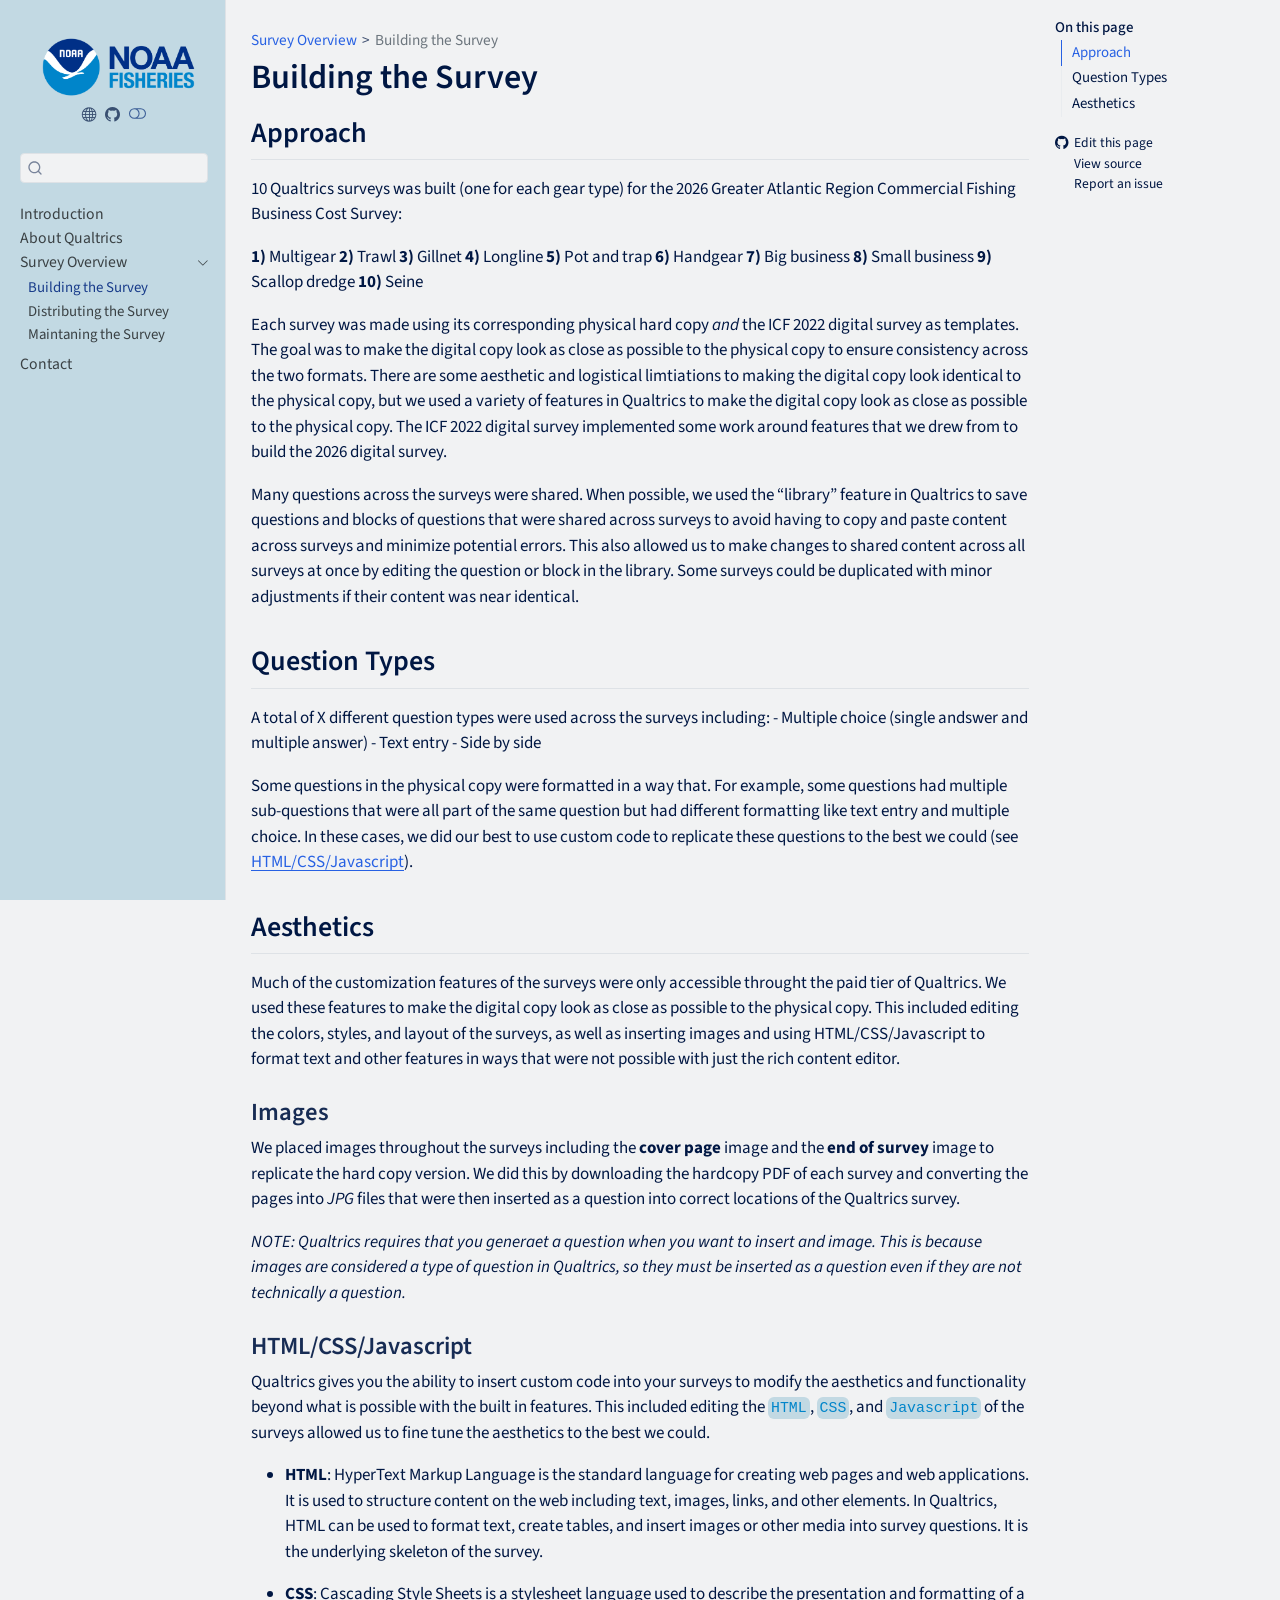
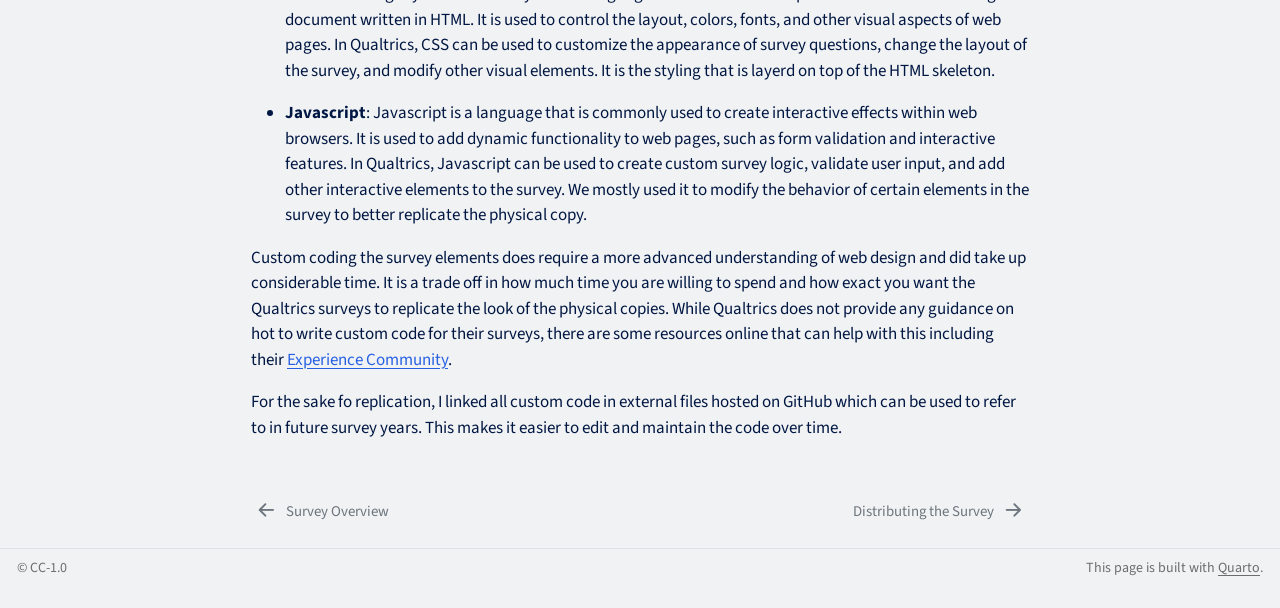
<file: docs/content/survey-building.html>
<!DOCTYPE html>
<html xmlns="http://www.w3.org/1999/xhtml" lang="en" xml:lang="en"><head>

<meta charset="utf-8">
<meta name="generator" content="quarto-1.8.27">

<meta name="viewport" content="width=device-width, initial-scale=1.0, user-scalable=yes">


<title>Building the Survey – NOAA quarto simple</title>
<style>
code{white-space: pre-wrap;}
span.smallcaps{font-variant: small-caps;}
div.columns{display: flex; gap: min(4vw, 1.5em);}
div.column{flex: auto; overflow-x: auto;}
div.hanging-indent{margin-left: 1.5em; text-indent: -1.5em;}
ul.task-list{list-style: none;}
ul.task-list li input[type="checkbox"] {
  width: 0.8em;
  margin: 0 0.8em 0.2em -1em; /* quarto-specific, see https://github.com/quarto-dev/quarto-cli/issues/4556 */ 
  vertical-align: middle;
}
</style>


<script src="../site_libs/quarto-nav/quarto-nav.js"></script>
<script src="../site_libs/clipboard/clipboard.min.js"></script>
<script src="../site_libs/quarto-search/autocomplete.umd.js"></script>
<script src="../site_libs/quarto-search/fuse.min.js"></script>
<script src="../site_libs/quarto-search/quarto-search.js"></script>
<meta name="quarto:offset" content="../">
<link href="../content/survey-distributing.html" rel="next">
<link href="../content/survey.html" rel="prev">
<link href="../images/favicon.ico" rel="icon">
<script src="../site_libs/quarto-html/quarto.js" type="module"></script>
<script src="../site_libs/quarto-html/tabsets/tabsets.js" type="module"></script>
<script src="../site_libs/quarto-html/axe/axe-check.js" type="module"></script>
<script src="../site_libs/quarto-html/popper.min.js"></script>
<script src="../site_libs/quarto-html/tippy.umd.min.js"></script>
<script src="../site_libs/quarto-html/anchor.min.js"></script>
<link href="../site_libs/quarto-html/tippy.css" rel="stylesheet">
<link href="../site_libs/quarto-html/quarto-syntax-highlighting-ed96de9b727972fe78a7b5d16c58bf87.css" rel="stylesheet" class="quarto-color-scheme" id="quarto-text-highlighting-styles">
<link href="../site_libs/quarto-html/quarto-syntax-highlighting-dark-4d9afe2b8d18ee9fa5d0d57b5ed4214d.css" rel="stylesheet" class="quarto-color-scheme quarto-color-alternate" id="quarto-text-highlighting-styles">
<link href="../site_libs/quarto-html/quarto-syntax-highlighting-ed96de9b727972fe78a7b5d16c58bf87.css" rel="stylesheet" class="quarto-color-scheme-extra" id="quarto-text-highlighting-styles">
<script src="../site_libs/bootstrap/bootstrap.min.js"></script>
<link href="../site_libs/bootstrap/bootstrap-icons.css" rel="stylesheet">
<link href="../site_libs/bootstrap/bootstrap-0e49d6dadf332df32e2c37dc30aeb7f8.min.css" rel="stylesheet" append-hash="true" class="quarto-color-scheme" id="quarto-bootstrap" data-mode="light">
<link href="../site_libs/bootstrap/bootstrap-dark-9bb2064807ccd7cc7b3bfe33cccba6c3.min.css" rel="stylesheet" append-hash="true" class="quarto-color-scheme quarto-color-alternate" id="quarto-bootstrap" data-mode="dark">
<link href="../site_libs/bootstrap/bootstrap-0e49d6dadf332df32e2c37dc30aeb7f8.min.css" rel="stylesheet" append-hash="true" class="quarto-color-scheme-extra" id="quarto-bootstrap" data-mode="light">
<script id="quarto-search-options" type="application/json">{
  "location": "sidebar",
  "copy-button": false,
  "collapse-after": 3,
  "panel-placement": "start",
  "type": "textbox",
  "limit": 50,
  "keyboard-shortcut": [
    "f",
    "/",
    "s"
  ],
  "show-item-context": false,
  "language": {
    "search-no-results-text": "No results",
    "search-matching-documents-text": "matching documents",
    "search-copy-link-title": "Copy link to search",
    "search-hide-matches-text": "Hide additional matches",
    "search-more-match-text": "more match in this document",
    "search-more-matches-text": "more matches in this document",
    "search-clear-button-title": "Clear",
    "search-text-placeholder": "",
    "search-detached-cancel-button-title": "Cancel",
    "search-submit-button-title": "Submit",
    "search-label": "Search"
  }
}</script>


</head>

<body class="nav-sidebar docked quarto-light"><script id="quarto-html-before-body" type="application/javascript">
    const toggleBodyColorMode = (bsSheetEl) => {
      const mode = bsSheetEl.getAttribute("data-mode");
      const bodyEl = window.document.querySelector("body");
      if (mode === "dark") {
        bodyEl.classList.add("quarto-dark");
        bodyEl.classList.remove("quarto-light");
      } else {
        bodyEl.classList.add("quarto-light");
        bodyEl.classList.remove("quarto-dark");
      }
    }
    const toggleBodyColorPrimary = () => {
      const bsSheetEl = window.document.querySelector("link#quarto-bootstrap:not([rel=disabled-stylesheet])");
      if (bsSheetEl) {
        toggleBodyColorMode(bsSheetEl);
      }
    }
    const setColorSchemeToggle = (alternate) => {
      const toggles = window.document.querySelectorAll('.quarto-color-scheme-toggle');
      for (let i=0; i < toggles.length; i++) {
        const toggle = toggles[i];
        if (toggle) {
          if (alternate) {
            toggle.classList.add("alternate");
          } else {
            toggle.classList.remove("alternate");
          }
        }
      }
    };
    const toggleColorMode = (alternate) => {
      // Switch the stylesheets
      const primaryStylesheets = window.document.querySelectorAll('link.quarto-color-scheme:not(.quarto-color-alternate)');
      const alternateStylesheets = window.document.querySelectorAll('link.quarto-color-scheme.quarto-color-alternate');
      manageTransitions('#quarto-margin-sidebar .nav-link', false);
      if (alternate) {
        // note: dark is layered on light, we don't disable primary!
        enableStylesheet(alternateStylesheets);
        for (const sheetNode of alternateStylesheets) {
          if (sheetNode.id === "quarto-bootstrap") {
            toggleBodyColorMode(sheetNode);
          }
        }
      } else {
        disableStylesheet(alternateStylesheets);
        enableStylesheet(primaryStylesheets)
        toggleBodyColorPrimary();
      }
      manageTransitions('#quarto-margin-sidebar .nav-link', true);
      // Switch the toggles
      setColorSchemeToggle(alternate)
      // Hack to workaround the fact that safari doesn't
      // properly recolor the scrollbar when toggling (#1455)
      if (navigator.userAgent.indexOf('Safari') > 0 && navigator.userAgent.indexOf('Chrome') == -1) {
        manageTransitions("body", false);
        window.scrollTo(0, 1);
        setTimeout(() => {
          window.scrollTo(0, 0);
          manageTransitions("body", true);
        }, 40);
      }
    }
    const disableStylesheet = (stylesheets) => {
      for (let i=0; i < stylesheets.length; i++) {
        const stylesheet = stylesheets[i];
        stylesheet.rel = 'disabled-stylesheet';
      }
    }
    const enableStylesheet = (stylesheets) => {
      for (let i=0; i < stylesheets.length; i++) {
        const stylesheet = stylesheets[i];
        if(stylesheet.rel !== 'stylesheet') { // for Chrome, which will still FOUC without this check
          stylesheet.rel = 'stylesheet';
        }
      }
    }
    const manageTransitions = (selector, allowTransitions) => {
      const els = window.document.querySelectorAll(selector);
      for (let i=0; i < els.length; i++) {
        const el = els[i];
        if (allowTransitions) {
          el.classList.remove('notransition');
        } else {
          el.classList.add('notransition');
        }
      }
    }
    const isFileUrl = () => {
      return window.location.protocol === 'file:';
    }
    const hasAlternateSentinel = () => {
      let styleSentinel = getColorSchemeSentinel();
      if (styleSentinel !== null) {
        return styleSentinel === "alternate";
      } else {
        return false;
      }
    }
    const setStyleSentinel = (alternate) => {
      const value = alternate ? "alternate" : "default";
      if (!isFileUrl()) {
        window.localStorage.setItem("quarto-color-scheme", value);
      } else {
        localAlternateSentinel = value;
      }
    }
    const getColorSchemeSentinel = () => {
      if (!isFileUrl()) {
        const storageValue = window.localStorage.getItem("quarto-color-scheme");
        return storageValue != null ? storageValue : localAlternateSentinel;
      } else {
        return localAlternateSentinel;
      }
    }
    const toggleGiscusIfUsed = (isAlternate, darkModeDefault) => {
      const baseTheme = document.querySelector('#giscus-base-theme')?.value ?? 'light';
      const alternateTheme = document.querySelector('#giscus-alt-theme')?.value ?? 'dark';
      let newTheme = '';
      if(authorPrefersDark) {
        newTheme = isAlternate ? baseTheme : alternateTheme;
      } else {
        newTheme = isAlternate ? alternateTheme : baseTheme;
      }
      const changeGiscusTheme = () => {
        // From: https://github.com/giscus/giscus/issues/336
        const sendMessage = (message) => {
          const iframe = document.querySelector('iframe.giscus-frame');
          if (!iframe) return;
          iframe.contentWindow.postMessage({ giscus: message }, 'https://giscus.app');
        }
        sendMessage({
          setConfig: {
            theme: newTheme
          }
        });
      }
      const isGiscussLoaded = window.document.querySelector('iframe.giscus-frame') !== null;
      if (isGiscussLoaded) {
        changeGiscusTheme();
      }
    };
    const authorPrefersDark = false;
    const darkModeDefault = authorPrefersDark;
      document.querySelector('link#quarto-text-highlighting-styles.quarto-color-scheme-extra').rel = 'disabled-stylesheet';
      document.querySelector('link#quarto-bootstrap.quarto-color-scheme-extra').rel = 'disabled-stylesheet';
    let localAlternateSentinel = darkModeDefault ? 'alternate' : 'default';
    // Dark / light mode switch
    window.quartoToggleColorScheme = () => {
      // Read the current dark / light value
      let toAlternate = !hasAlternateSentinel();
      toggleColorMode(toAlternate);
      setStyleSentinel(toAlternate);
      toggleGiscusIfUsed(toAlternate, darkModeDefault);
      window.dispatchEvent(new Event('resize'));
    };
    // Switch to dark mode if need be
    if (hasAlternateSentinel()) {
      toggleColorMode(true);
    } else {
      toggleColorMode(false);
    }
  </script>

<div id="quarto-search-results"></div>
  <header id="quarto-header" class="headroom fixed-top">
  <nav class="quarto-secondary-nav">
    <div class="container-fluid d-flex">
      <button type="button" class="quarto-btn-toggle btn" data-bs-toggle="collapse" role="button" data-bs-target=".quarto-sidebar-collapse-item" aria-controls="quarto-sidebar" aria-expanded="false" aria-label="Toggle sidebar navigation" onclick="if (window.quartoToggleHeadroom) { window.quartoToggleHeadroom(); }">
        <i class="bi bi-layout-text-sidebar-reverse"></i>
      </button>
        <nav class="quarto-page-breadcrumbs" aria-label="breadcrumb"><ol class="breadcrumb"><li class="breadcrumb-item"><a href="../content/survey.html">Survey Overview</a></li><li class="breadcrumb-item"><a href="../content/survey-building.html">Building the Survey</a></li></ol></nav>
        <a class="flex-grow-1" role="navigation" data-bs-toggle="collapse" data-bs-target=".quarto-sidebar-collapse-item" aria-controls="quarto-sidebar" aria-expanded="false" aria-label="Toggle sidebar navigation" onclick="if (window.quartoToggleHeadroom) { window.quartoToggleHeadroom(); }">      
        </a>
      <button type="button" class="btn quarto-search-button" aria-label="Search" onclick="window.quartoOpenSearch();">
        <i class="bi bi-search"></i>
      </button>
    </div>
  </nav>
</header>
<!-- content -->
<div id="quarto-content" class="quarto-container page-columns page-rows-contents page-layout-article">
<!-- sidebar -->
  <nav id="quarto-sidebar" class="sidebar collapse collapse-horizontal quarto-sidebar-collapse-item sidebar-navigation docked overflow-auto">
    <div class="pt-lg-2 mt-2 text-center sidebar-header">
      <a href="../index.html" class="sidebar-logo-link">
      <img src="../images/nmfs.png" alt="" class="sidebar-logo light-content py-0 d-lg-inline d-none">
      <img src="../images/nmfs.png" alt="" class="sidebar-logo dark-content py-0 d-lg-inline d-none">
      </a>
      <div class="sidebar-tools-main tools-wide">
    <a href="https://www.fisheries.noaa.gov/" title="National Marine Fisheries Service" class="quarto-navigation-tool px-1" aria-label="National Marine Fisheries Service"><i class="bi bi-globe"></i></a>
    <a href="https://github.com/nmfs-opensci" title="GitHub" class="quarto-navigation-tool px-1" aria-label="GitHub"><i class="bi bi-github"></i></a>
  <a href="" class="quarto-color-scheme-toggle quarto-navigation-tool  px-1" onclick="window.quartoToggleColorScheme(); return false;" title="Toggle dark mode"><i class="bi"></i></a>
</div>
      </div>
        <div class="mt-2 flex-shrink-0 align-items-center">
        <div class="sidebar-search">
        <div id="quarto-search" class="" title="Search"></div>
        </div>
        </div>
    <div class="sidebar-menu-container"> 
    <ul class="list-unstyled mt-1">
        <li class="sidebar-item">
  <div class="sidebar-item-container"> 
  <a href="../index.html" class="sidebar-item-text sidebar-link">
 <span class="menu-text">Introduction</span></a>
  </div>
</li>
        <li class="sidebar-item">
  <div class="sidebar-item-container"> 
  <a href="../content/qualtrics.html" class="sidebar-item-text sidebar-link">
 <span class="menu-text">About Qualtrics</span></a>
  </div>
</li>
        <li class="sidebar-item sidebar-item-section">
      <div class="sidebar-item-container"> 
            <a href="../content/survey.html" class="sidebar-item-text sidebar-link">
 <span class="menu-text">Survey Overview</span></a>
          <a class="sidebar-item-toggle text-start" data-bs-toggle="collapse" data-bs-target="#quarto-sidebar-section-1" role="navigation" aria-expanded="true" aria-label="Toggle section">
            <i class="bi bi-chevron-right ms-2"></i>
          </a> 
      </div>
      <ul id="quarto-sidebar-section-1" class="collapse list-unstyled sidebar-section depth1 show">  
          <li class="sidebar-item">
  <div class="sidebar-item-container"> 
  <a href="../content/survey-building.html" class="sidebar-item-text sidebar-link active">
 <span class="menu-text">Building the Survey</span></a>
  </div>
</li>
          <li class="sidebar-item">
  <div class="sidebar-item-container"> 
  <a href="../content/survey-distributing.html" class="sidebar-item-text sidebar-link">
 <span class="menu-text">Distributing the Survey</span></a>
  </div>
</li>
          <li class="sidebar-item">
  <div class="sidebar-item-container"> 
  <a href="../content/survey-maintaining.html" class="sidebar-item-text sidebar-link">
 <span class="menu-text">Maintaning the Survey</span></a>
  </div>
</li>
      </ul>
  </li>
        <li class="sidebar-item">
  <div class="sidebar-item-container"> 
  <a href="../content/contact.html" class="sidebar-item-text sidebar-link">
 <span class="menu-text">Contact</span></a>
  </div>
</li>
    </ul>
    </div>
</nav>
<div id="quarto-sidebar-glass" class="quarto-sidebar-collapse-item" data-bs-toggle="collapse" data-bs-target=".quarto-sidebar-collapse-item"></div>
<!-- margin-sidebar -->
    <div id="quarto-margin-sidebar" class="sidebar margin-sidebar">
        <nav id="TOC" role="doc-toc" class="toc-active">
    <h2 id="toc-title">On this page</h2>
   
  <ul>
  <li><a href="#approach" id="toc-approach" class="nav-link active" data-scroll-target="#approach">Approach</a></li>
  <li><a href="#question-types" id="toc-question-types" class="nav-link" data-scroll-target="#question-types">Question Types</a></li>
  <li><a href="#aesthetics" id="toc-aesthetics" class="nav-link" data-scroll-target="#aesthetics">Aesthetics</a>
  <ul class="collapse">
  <li><a href="#images" id="toc-images" class="nav-link" data-scroll-target="#images">Images</a></li>
  <li><a href="#htmlcssjavascript" id="toc-htmlcssjavascript" class="nav-link" data-scroll-target="#htmlcssjavascript">HTML/CSS/Javascript</a></li>
  </ul></li>
  </ul>
<div class="toc-actions"><ul><li><a href="https://github.com/ramhunte/qualtrics-survey-guide/edit/main/content/survey-building.qmd" class="toc-action"><i class="bi bi-github"></i>Edit this page</a></li><li><a href="https://github.com/ramhunte/qualtrics-survey-guide/blob/main/content/survey-building.qmd" class="toc-action"><i class="bi empty"></i>View source</a></li><li><a href="https://github.com/ramhunte/qualtrics-survey-guide/issues/new" class="toc-action"><i class="bi empty"></i>Report an issue</a></li></ul></div></nav>
    </div>
<!-- main -->
<main class="content" id="quarto-document-content">


<header id="title-block-header" class="quarto-title-block default"><nav class="quarto-page-breadcrumbs quarto-title-breadcrumbs d-none d-lg-block" aria-label="breadcrumb"><ol class="breadcrumb"><li class="breadcrumb-item"><a href="../content/survey.html">Survey Overview</a></li><li class="breadcrumb-item"><a href="../content/survey-building.html">Building the Survey</a></li></ol></nav>
<div class="quarto-title">
<h1 class="title">Building the Survey</h1>
</div>



<div class="quarto-title-meta">

    
  
    
  </div>
  


</header>


<section id="approach" class="level2">
<h2 class="anchored" data-anchor-id="approach">Approach</h2>
<p>10 Qualtrics surveys was built (one for each gear type) for the 2026 Greater Atlantic Region Commercial Fishing Business Cost Survey:</p>
<p><strong>1)</strong> Multigear <strong>2)</strong> Trawl <strong>3)</strong> Gillnet <strong>4)</strong> Longline <strong>5)</strong> Pot and trap <strong>6)</strong> Handgear <strong>7)</strong> Big business <strong>8)</strong> Small business <strong>9)</strong> Scallop dredge <strong>10)</strong> Seine</p>
<p>Each survey was made using its corresponding physical hard copy <em>and</em> the ICF 2022 digital survey as templates. The goal was to make the digital copy look as close as possible to the physical copy to ensure consistency across the two formats. There are some aesthetic and logistical limtiations to making the digital copy look identical to the physical copy, but we used a variety of features in Qualtrics to make the digital copy look as close as possible to the physical copy. The ICF 2022 digital survey implemented some work around features that we drew from to build the 2026 digital survey.</p>
<p>Many questions across the surveys were shared. When possible, we used the “library” feature in Qualtrics to save questions and blocks of questions that were shared across surveys to avoid having to copy and paste content across surveys and minimize potential errors. This also allowed us to make changes to shared content across all surveys at once by editing the question or block in the library. Some surveys could be duplicated with minor adjustments if their content was near identical.</p>
</section>
<section id="question-types" class="level2">
<h2 class="anchored" data-anchor-id="question-types">Question Types</h2>
<p>A total of X different question types were used across the surveys including: - Multiple choice (single andswer and multiple answer) - Text entry - Side by side</p>
<p>Some questions in the physical copy were formatted in a way that. For example, some questions had multiple sub-questions that were all part of the same question but had different formatting like text entry and multiple choice. In these cases, we did our best to use custom code to replicate these questions to the best we could (see <a href="###HTML/CSS/Javascript">HTML/CSS/Javascript</a>).</p>
</section>
<section id="aesthetics" class="level2">
<h2 class="anchored" data-anchor-id="aesthetics">Aesthetics</h2>
<p>Much of the customization features of the surveys were only accessible throught the paid tier of Qualtrics. We used these features to make the digital copy look as close as possible to the physical copy. This included editing the colors, styles, and layout of the surveys, as well as inserting images and using HTML/CSS/Javascript to format text and other features in ways that were not possible with just the rich content editor.</p>
<section id="images" class="level3">
<h3 class="anchored" data-anchor-id="images">Images</h3>
<p>We placed images throughout the surveys including the <strong>cover page</strong> image and the <strong>end of survey</strong> image to replicate the hard copy version. We did this by downloading the hardcopy PDF of each survey and converting the pages into <em>JPG</em> files that were then inserted as a question into correct locations of the Qualtrics survey.</p>
<p><em>NOTE: Qualtrics requires that you generaet a question when you want to insert and image. This is because images are considered a type of question in Qualtrics, so they must be inserted as a question even if they are not technically a question.</em></p>
</section>
<section id="htmlcssjavascript" class="level3">
<h3 class="anchored" data-anchor-id="htmlcssjavascript">HTML/CSS/Javascript</h3>
<p>Qualtrics gives you the ability to insert custom code into your surveys to modify the aesthetics and functionality beyond what is possible with the built in features. This included editing the <code>HTML</code>, <code>CSS</code>, and <code>Javascript</code> of the surveys allowed us to fine tune the aesthetics to the best we could.</p>
<ul>
<li><p><strong>HTML</strong>: HyperText Markup Language is the standard language for creating web pages and web applications. It is used to structure content on the web including text, images, links, and other elements. In Qualtrics, HTML can be used to format text, create tables, and insert images or other media into survey questions. It is the underlying skeleton of the survey.</p></li>
<li><p><strong>CSS</strong>: Cascading Style Sheets is a stylesheet language used to describe the presentation and formatting of a document written in HTML. It is used to control the layout, colors, fonts, and other visual aspects of web pages. In Qualtrics, CSS can be used to customize the appearance of survey questions, change the layout of the survey, and modify other visual elements. It is the styling that is layerd on top of the HTML skeleton.</p></li>
<li><p><strong>Javascript</strong>: Javascript is a language that is commonly used to create interactive effects within web browsers. It is used to add dynamic functionality to web pages, such as form validation and interactive features. In Qualtrics, Javascript can be used to create custom survey logic, validate user input, and add other interactive elements to the survey. We mostly used it to modify the behavior of certain elements in the survey to better replicate the physical copy.</p></li>
</ul>
<p>Custom coding the survey elements does require a more advanced understanding of web design and did take up considerable time. It is a trade off in how much time you are willing to spend and how exact you want the Qualtrics surveys to replicate the look of the physical copies. While Qualtrics does not provide any guidance on hot to write custom code for their surveys, there are some resources online that can help with this including their <a href="https://community.qualtrics.com/">Experience Community</a>.</p>
<p>For the sake fo replication, I linked all custom code in external files hosted on GitHub which can be used to refer to in future survey years. This makes it easier to edit and maintain the code over time.</p>


</section>
</section>

</main> <!-- /main -->
<script id="quarto-html-after-body" type="application/javascript">
  window.document.addEventListener("DOMContentLoaded", function (event) {
    // Ensure there is a toggle, if there isn't float one in the top right
    if (window.document.querySelector('.quarto-color-scheme-toggle') === null) {
      const a = window.document.createElement('a');
      a.classList.add('top-right');
      a.classList.add('quarto-color-scheme-toggle');
      a.href = "";
      a.onclick = function() { try { window.quartoToggleColorScheme(); } catch {} return false; };
      const i = window.document.createElement("i");
      i.classList.add('bi');
      a.appendChild(i);
      window.document.body.appendChild(a);
    }
    setColorSchemeToggle(hasAlternateSentinel())
    const icon = "";
    const anchorJS = new window.AnchorJS();
    anchorJS.options = {
      placement: 'right',
      icon: icon
    };
    anchorJS.add('.anchored');
    const isCodeAnnotation = (el) => {
      for (const clz of el.classList) {
        if (clz.startsWith('code-annotation-')) {                     
          return true;
        }
      }
      return false;
    }
    const onCopySuccess = function(e) {
      // button target
      const button = e.trigger;
      // don't keep focus
      button.blur();
      // flash "checked"
      button.classList.add('code-copy-button-checked');
      var currentTitle = button.getAttribute("title");
      button.setAttribute("title", "Copied!");
      let tooltip;
      if (window.bootstrap) {
        button.setAttribute("data-bs-toggle", "tooltip");
        button.setAttribute("data-bs-placement", "left");
        button.setAttribute("data-bs-title", "Copied!");
        tooltip = new bootstrap.Tooltip(button, 
          { trigger: "manual", 
            customClass: "code-copy-button-tooltip",
            offset: [0, -8]});
        tooltip.show();    
      }
      setTimeout(function() {
        if (tooltip) {
          tooltip.hide();
          button.removeAttribute("data-bs-title");
          button.removeAttribute("data-bs-toggle");
          button.removeAttribute("data-bs-placement");
        }
        button.setAttribute("title", currentTitle);
        button.classList.remove('code-copy-button-checked');
      }, 1000);
      // clear code selection
      e.clearSelection();
    }
    const getTextToCopy = function(trigger) {
      const outerScaffold = trigger.parentElement.cloneNode(true);
      const codeEl = outerScaffold.querySelector('code');
      for (const childEl of codeEl.children) {
        if (isCodeAnnotation(childEl)) {
          childEl.remove();
        }
      }
      return codeEl.innerText;
    }
    const clipboard = new window.ClipboardJS('.code-copy-button:not([data-in-quarto-modal])', {
      text: getTextToCopy
    });
    clipboard.on('success', onCopySuccess);
    if (window.document.getElementById('quarto-embedded-source-code-modal')) {
      const clipboardModal = new window.ClipboardJS('.code-copy-button[data-in-quarto-modal]', {
        text: getTextToCopy,
        container: window.document.getElementById('quarto-embedded-source-code-modal')
      });
      clipboardModal.on('success', onCopySuccess);
    }
      var localhostRegex = new RegExp(/^(?:http|https):\/\/localhost\:?[0-9]*\//);
      var mailtoRegex = new RegExp(/^mailto:/);
        var filterRegex = new RegExp("https:\/\/ramhunte\.github\.io\/qualtrics-survey-guide");
      var isInternal = (href) => {
          return filterRegex.test(href) || localhostRegex.test(href) || mailtoRegex.test(href);
      }
      // Inspect non-navigation links and adorn them if external
     var links = window.document.querySelectorAll('a[href]:not(.nav-link):not(.navbar-brand):not(.toc-action):not(.sidebar-link):not(.sidebar-item-toggle):not(.pagination-link):not(.no-external):not([aria-hidden]):not(.dropdown-item):not(.quarto-navigation-tool):not(.about-link)');
      for (var i=0; i<links.length; i++) {
        const link = links[i];
        if (!isInternal(link.href)) {
          // undo the damage that might have been done by quarto-nav.js in the case of
          // links that we want to consider external
          if (link.dataset.originalHref !== undefined) {
            link.href = link.dataset.originalHref;
          }
        }
      }
    function tippyHover(el, contentFn, onTriggerFn, onUntriggerFn) {
      const config = {
        allowHTML: true,
        maxWidth: 500,
        delay: 100,
        arrow: false,
        appendTo: function(el) {
            return el.parentElement;
        },
        interactive: true,
        interactiveBorder: 10,
        theme: 'quarto',
        placement: 'bottom-start',
      };
      if (contentFn) {
        config.content = contentFn;
      }
      if (onTriggerFn) {
        config.onTrigger = onTriggerFn;
      }
      if (onUntriggerFn) {
        config.onUntrigger = onUntriggerFn;
      }
      window.tippy(el, config); 
    }
    const noterefs = window.document.querySelectorAll('a[role="doc-noteref"]');
    for (var i=0; i<noterefs.length; i++) {
      const ref = noterefs[i];
      tippyHover(ref, function() {
        // use id or data attribute instead here
        let href = ref.getAttribute('data-footnote-href') || ref.getAttribute('href');
        try { href = new URL(href).hash; } catch {}
        const id = href.replace(/^#\/?/, "");
        const note = window.document.getElementById(id);
        if (note) {
          return note.innerHTML;
        } else {
          return "";
        }
      });
    }
    const xrefs = window.document.querySelectorAll('a.quarto-xref');
    const processXRef = (id, note) => {
      // Strip column container classes
      const stripColumnClz = (el) => {
        el.classList.remove("page-full", "page-columns");
        if (el.children) {
          for (const child of el.children) {
            stripColumnClz(child);
          }
        }
      }
      stripColumnClz(note)
      if (id === null || id.startsWith('sec-')) {
        // Special case sections, only their first couple elements
        const container = document.createElement("div");
        if (note.children && note.children.length > 2) {
          container.appendChild(note.children[0].cloneNode(true));
          for (let i = 1; i < note.children.length; i++) {
            const child = note.children[i];
            if (child.tagName === "P" && child.innerText === "") {
              continue;
            } else {
              container.appendChild(child.cloneNode(true));
              break;
            }
          }
          if (window.Quarto?.typesetMath) {
            window.Quarto.typesetMath(container);
          }
          return container.innerHTML
        } else {
          if (window.Quarto?.typesetMath) {
            window.Quarto.typesetMath(note);
          }
          return note.innerHTML;
        }
      } else {
        // Remove any anchor links if they are present
        const anchorLink = note.querySelector('a.anchorjs-link');
        if (anchorLink) {
          anchorLink.remove();
        }
        if (window.Quarto?.typesetMath) {
          window.Quarto.typesetMath(note);
        }
        if (note.classList.contains("callout")) {
          return note.outerHTML;
        } else {
          return note.innerHTML;
        }
      }
    }
    for (var i=0; i<xrefs.length; i++) {
      const xref = xrefs[i];
      tippyHover(xref, undefined, function(instance) {
        instance.disable();
        let url = xref.getAttribute('href');
        let hash = undefined; 
        if (url.startsWith('#')) {
          hash = url;
        } else {
          try { hash = new URL(url).hash; } catch {}
        }
        if (hash) {
          const id = hash.replace(/^#\/?/, "");
          const note = window.document.getElementById(id);
          if (note !== null) {
            try {
              const html = processXRef(id, note.cloneNode(true));
              instance.setContent(html);
            } finally {
              instance.enable();
              instance.show();
            }
          } else {
            // See if we can fetch this
            fetch(url.split('#')[0])
            .then(res => res.text())
            .then(html => {
              const parser = new DOMParser();
              const htmlDoc = parser.parseFromString(html, "text/html");
              const note = htmlDoc.getElementById(id);
              if (note !== null) {
                const html = processXRef(id, note);
                instance.setContent(html);
              } 
            }).finally(() => {
              instance.enable();
              instance.show();
            });
          }
        } else {
          // See if we can fetch a full url (with no hash to target)
          // This is a special case and we should probably do some content thinning / targeting
          fetch(url)
          .then(res => res.text())
          .then(html => {
            const parser = new DOMParser();
            const htmlDoc = parser.parseFromString(html, "text/html");
            const note = htmlDoc.querySelector('main.content');
            if (note !== null) {
              // This should only happen for chapter cross references
              // (since there is no id in the URL)
              // remove the first header
              if (note.children.length > 0 && note.children[0].tagName === "HEADER") {
                note.children[0].remove();
              }
              const html = processXRef(null, note);
              instance.setContent(html);
            } 
          }).finally(() => {
            instance.enable();
            instance.show();
          });
        }
      }, function(instance) {
      });
    }
        let selectedAnnoteEl;
        const selectorForAnnotation = ( cell, annotation) => {
          let cellAttr = 'data-code-cell="' + cell + '"';
          let lineAttr = 'data-code-annotation="' +  annotation + '"';
          const selector = 'span[' + cellAttr + '][' + lineAttr + ']';
          return selector;
        }
        const selectCodeLines = (annoteEl) => {
          const doc = window.document;
          const targetCell = annoteEl.getAttribute("data-target-cell");
          const targetAnnotation = annoteEl.getAttribute("data-target-annotation");
          const annoteSpan = window.document.querySelector(selectorForAnnotation(targetCell, targetAnnotation));
          const lines = annoteSpan.getAttribute("data-code-lines").split(",");
          const lineIds = lines.map((line) => {
            return targetCell + "-" + line;
          })
          let top = null;
          let height = null;
          let parent = null;
          if (lineIds.length > 0) {
              //compute the position of the single el (top and bottom and make a div)
              const el = window.document.getElementById(lineIds[0]);
              top = el.offsetTop;
              height = el.offsetHeight;
              parent = el.parentElement.parentElement;
            if (lineIds.length > 1) {
              const lastEl = window.document.getElementById(lineIds[lineIds.length - 1]);
              const bottom = lastEl.offsetTop + lastEl.offsetHeight;
              height = bottom - top;
            }
            if (top !== null && height !== null && parent !== null) {
              // cook up a div (if necessary) and position it 
              let div = window.document.getElementById("code-annotation-line-highlight");
              if (div === null) {
                div = window.document.createElement("div");
                div.setAttribute("id", "code-annotation-line-highlight");
                div.style.position = 'absolute';
                parent.appendChild(div);
              }
              div.style.top = top - 2 + "px";
              div.style.height = height + 4 + "px";
              div.style.left = 0;
              let gutterDiv = window.document.getElementById("code-annotation-line-highlight-gutter");
              if (gutterDiv === null) {
                gutterDiv = window.document.createElement("div");
                gutterDiv.setAttribute("id", "code-annotation-line-highlight-gutter");
                gutterDiv.style.position = 'absolute';
                const codeCell = window.document.getElementById(targetCell);
                const gutter = codeCell.querySelector('.code-annotation-gutter');
                gutter.appendChild(gutterDiv);
              }
              gutterDiv.style.top = top - 2 + "px";
              gutterDiv.style.height = height + 4 + "px";
            }
            selectedAnnoteEl = annoteEl;
          }
        };
        const unselectCodeLines = () => {
          const elementsIds = ["code-annotation-line-highlight", "code-annotation-line-highlight-gutter"];
          elementsIds.forEach((elId) => {
            const div = window.document.getElementById(elId);
            if (div) {
              div.remove();
            }
          });
          selectedAnnoteEl = undefined;
        };
          // Handle positioning of the toggle
      window.addEventListener(
        "resize",
        throttle(() => {
          elRect = undefined;
          if (selectedAnnoteEl) {
            selectCodeLines(selectedAnnoteEl);
          }
        }, 10)
      );
      function throttle(fn, ms) {
      let throttle = false;
      let timer;
        return (...args) => {
          if(!throttle) { // first call gets through
              fn.apply(this, args);
              throttle = true;
          } else { // all the others get throttled
              if(timer) clearTimeout(timer); // cancel #2
              timer = setTimeout(() => {
                fn.apply(this, args);
                timer = throttle = false;
              }, ms);
          }
        };
      }
        // Attach click handler to the DT
        const annoteDls = window.document.querySelectorAll('dt[data-target-cell]');
        for (const annoteDlNode of annoteDls) {
          annoteDlNode.addEventListener('click', (event) => {
            const clickedEl = event.target;
            if (clickedEl !== selectedAnnoteEl) {
              unselectCodeLines();
              const activeEl = window.document.querySelector('dt[data-target-cell].code-annotation-active');
              if (activeEl) {
                activeEl.classList.remove('code-annotation-active');
              }
              selectCodeLines(clickedEl);
              clickedEl.classList.add('code-annotation-active');
            } else {
              // Unselect the line
              unselectCodeLines();
              clickedEl.classList.remove('code-annotation-active');
            }
          });
        }
    const findCites = (el) => {
      const parentEl = el.parentElement;
      if (parentEl) {
        const cites = parentEl.dataset.cites;
        if (cites) {
          return {
            el,
            cites: cites.split(' ')
          };
        } else {
          return findCites(el.parentElement)
        }
      } else {
        return undefined;
      }
    };
    var bibliorefs = window.document.querySelectorAll('a[role="doc-biblioref"]');
    for (var i=0; i<bibliorefs.length; i++) {
      const ref = bibliorefs[i];
      const citeInfo = findCites(ref);
      if (citeInfo) {
        tippyHover(citeInfo.el, function() {
          var popup = window.document.createElement('div');
          citeInfo.cites.forEach(function(cite) {
            var citeDiv = window.document.createElement('div');
            citeDiv.classList.add('hanging-indent');
            citeDiv.classList.add('csl-entry');
            var biblioDiv = window.document.getElementById('ref-' + cite);
            if (biblioDiv) {
              citeDiv.innerHTML = biblioDiv.innerHTML;
            }
            popup.appendChild(citeDiv);
          });
          return popup.innerHTML;
        });
      }
    }
  });
  </script>
<nav class="page-navigation">
  <div class="nav-page nav-page-previous">
      <a href="../content/survey.html" class="pagination-link" aria-label="Survey Overview">
        <i class="bi bi-arrow-left-short"></i> <span class="nav-page-text">Survey Overview</span>
      </a>          
  </div>
  <div class="nav-page nav-page-next">
      <a href="../content/survey-distributing.html" class="pagination-link" aria-label="Distributing the Survey">
        <span class="nav-page-text">Distributing the Survey</span> <i class="bi bi-arrow-right-short"></i>
      </a>
  </div>
</nav>
</div> <!-- /content -->
<footer class="footer">
  <div class="nav-footer">
    <div class="nav-footer-left">
<p>© CC-1.0</p>
</div>   
    <div class="nav-footer-center">
      &nbsp;
    <div class="toc-actions d-sm-block d-md-none"><ul><li><a href="https://github.com/ramhunte/qualtrics-survey-guide/edit/main/content/survey-building.qmd" class="toc-action"><i class="bi bi-github"></i>Edit this page</a></li><li><a href="https://github.com/ramhunte/qualtrics-survey-guide/blob/main/content/survey-building.qmd" class="toc-action"><i class="bi empty"></i>View source</a></li><li><a href="https://github.com/ramhunte/qualtrics-survey-guide/issues/new" class="toc-action"><i class="bi empty"></i>Report an issue</a></li></ul></div></div>
    <div class="nav-footer-right">
<p>This page is built with <a href="https://quarto.org/">Quarto</a>.</p>
</div>
  </div>
</footer>




</body></html>
</file>
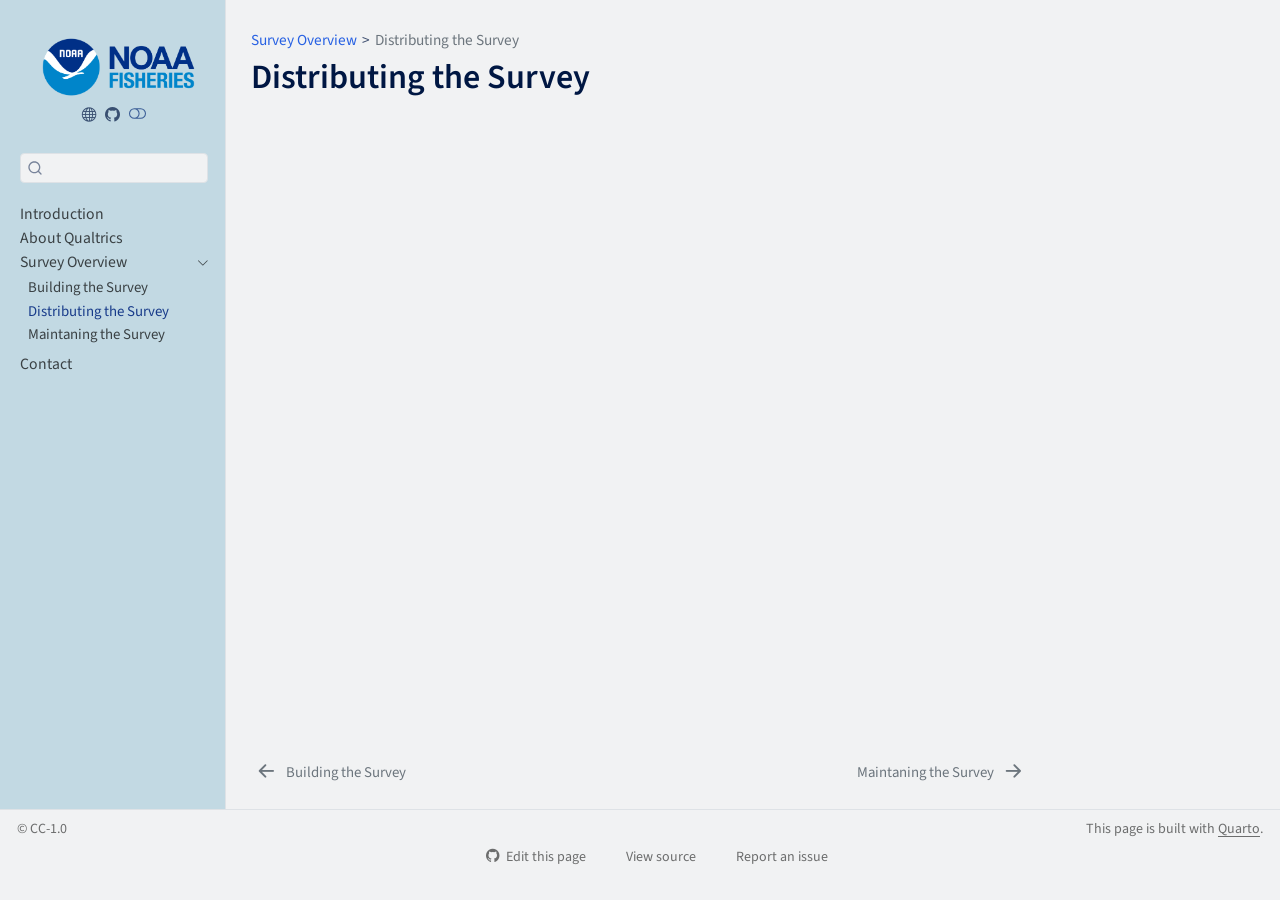
<file: docs/content/survey-distributing.html>
<!DOCTYPE html>
<html xmlns="http://www.w3.org/1999/xhtml" lang="en" xml:lang="en"><head>

<meta charset="utf-8">
<meta name="generator" content="quarto-1.8.27">

<meta name="viewport" content="width=device-width, initial-scale=1.0, user-scalable=yes">


<title>Distributing the Survey – NOAA quarto simple</title>
<style>
code{white-space: pre-wrap;}
span.smallcaps{font-variant: small-caps;}
div.columns{display: flex; gap: min(4vw, 1.5em);}
div.column{flex: auto; overflow-x: auto;}
div.hanging-indent{margin-left: 1.5em; text-indent: -1.5em;}
ul.task-list{list-style: none;}
ul.task-list li input[type="checkbox"] {
  width: 0.8em;
  margin: 0 0.8em 0.2em -1em; /* quarto-specific, see https://github.com/quarto-dev/quarto-cli/issues/4556 */ 
  vertical-align: middle;
}
</style>


<script src="../site_libs/quarto-nav/quarto-nav.js"></script>
<script src="../site_libs/clipboard/clipboard.min.js"></script>
<script src="../site_libs/quarto-search/autocomplete.umd.js"></script>
<script src="../site_libs/quarto-search/fuse.min.js"></script>
<script src="../site_libs/quarto-search/quarto-search.js"></script>
<meta name="quarto:offset" content="../">
<link href="../content/survey-maintaining.html" rel="next">
<link href="../content/survey-building.html" rel="prev">
<link href="../images/favicon.ico" rel="icon">
<script src="../site_libs/quarto-html/quarto.js" type="module"></script>
<script src="../site_libs/quarto-html/tabsets/tabsets.js" type="module"></script>
<script src="../site_libs/quarto-html/axe/axe-check.js" type="module"></script>
<script src="../site_libs/quarto-html/popper.min.js"></script>
<script src="../site_libs/quarto-html/tippy.umd.min.js"></script>
<script src="../site_libs/quarto-html/anchor.min.js"></script>
<link href="../site_libs/quarto-html/tippy.css" rel="stylesheet">
<link href="../site_libs/quarto-html/quarto-syntax-highlighting-ed96de9b727972fe78a7b5d16c58bf87.css" rel="stylesheet" class="quarto-color-scheme" id="quarto-text-highlighting-styles">
<link href="../site_libs/quarto-html/quarto-syntax-highlighting-dark-4d9afe2b8d18ee9fa5d0d57b5ed4214d.css" rel="stylesheet" class="quarto-color-scheme quarto-color-alternate" id="quarto-text-highlighting-styles">
<link href="../site_libs/quarto-html/quarto-syntax-highlighting-ed96de9b727972fe78a7b5d16c58bf87.css" rel="stylesheet" class="quarto-color-scheme-extra" id="quarto-text-highlighting-styles">
<script src="../site_libs/bootstrap/bootstrap.min.js"></script>
<link href="../site_libs/bootstrap/bootstrap-icons.css" rel="stylesheet">
<link href="../site_libs/bootstrap/bootstrap-0e49d6dadf332df32e2c37dc30aeb7f8.min.css" rel="stylesheet" append-hash="true" class="quarto-color-scheme" id="quarto-bootstrap" data-mode="light">
<link href="../site_libs/bootstrap/bootstrap-dark-9bb2064807ccd7cc7b3bfe33cccba6c3.min.css" rel="stylesheet" append-hash="true" class="quarto-color-scheme quarto-color-alternate" id="quarto-bootstrap" data-mode="dark">
<link href="../site_libs/bootstrap/bootstrap-0e49d6dadf332df32e2c37dc30aeb7f8.min.css" rel="stylesheet" append-hash="true" class="quarto-color-scheme-extra" id="quarto-bootstrap" data-mode="light">
<script id="quarto-search-options" type="application/json">{
  "location": "sidebar",
  "copy-button": false,
  "collapse-after": 3,
  "panel-placement": "start",
  "type": "textbox",
  "limit": 50,
  "keyboard-shortcut": [
    "f",
    "/",
    "s"
  ],
  "show-item-context": false,
  "language": {
    "search-no-results-text": "No results",
    "search-matching-documents-text": "matching documents",
    "search-copy-link-title": "Copy link to search",
    "search-hide-matches-text": "Hide additional matches",
    "search-more-match-text": "more match in this document",
    "search-more-matches-text": "more matches in this document",
    "search-clear-button-title": "Clear",
    "search-text-placeholder": "",
    "search-detached-cancel-button-title": "Cancel",
    "search-submit-button-title": "Submit",
    "search-label": "Search"
  }
}</script>


</head>

<body class="nav-sidebar docked quarto-light"><script id="quarto-html-before-body" type="application/javascript">
    const toggleBodyColorMode = (bsSheetEl) => {
      const mode = bsSheetEl.getAttribute("data-mode");
      const bodyEl = window.document.querySelector("body");
      if (mode === "dark") {
        bodyEl.classList.add("quarto-dark");
        bodyEl.classList.remove("quarto-light");
      } else {
        bodyEl.classList.add("quarto-light");
        bodyEl.classList.remove("quarto-dark");
      }
    }
    const toggleBodyColorPrimary = () => {
      const bsSheetEl = window.document.querySelector("link#quarto-bootstrap:not([rel=disabled-stylesheet])");
      if (bsSheetEl) {
        toggleBodyColorMode(bsSheetEl);
      }
    }
    const setColorSchemeToggle = (alternate) => {
      const toggles = window.document.querySelectorAll('.quarto-color-scheme-toggle');
      for (let i=0; i < toggles.length; i++) {
        const toggle = toggles[i];
        if (toggle) {
          if (alternate) {
            toggle.classList.add("alternate");
          } else {
            toggle.classList.remove("alternate");
          }
        }
      }
    };
    const toggleColorMode = (alternate) => {
      // Switch the stylesheets
      const primaryStylesheets = window.document.querySelectorAll('link.quarto-color-scheme:not(.quarto-color-alternate)');
      const alternateStylesheets = window.document.querySelectorAll('link.quarto-color-scheme.quarto-color-alternate');
      manageTransitions('#quarto-margin-sidebar .nav-link', false);
      if (alternate) {
        // note: dark is layered on light, we don't disable primary!
        enableStylesheet(alternateStylesheets);
        for (const sheetNode of alternateStylesheets) {
          if (sheetNode.id === "quarto-bootstrap") {
            toggleBodyColorMode(sheetNode);
          }
        }
      } else {
        disableStylesheet(alternateStylesheets);
        enableStylesheet(primaryStylesheets)
        toggleBodyColorPrimary();
      }
      manageTransitions('#quarto-margin-sidebar .nav-link', true);
      // Switch the toggles
      setColorSchemeToggle(alternate)
      // Hack to workaround the fact that safari doesn't
      // properly recolor the scrollbar when toggling (#1455)
      if (navigator.userAgent.indexOf('Safari') > 0 && navigator.userAgent.indexOf('Chrome') == -1) {
        manageTransitions("body", false);
        window.scrollTo(0, 1);
        setTimeout(() => {
          window.scrollTo(0, 0);
          manageTransitions("body", true);
        }, 40);
      }
    }
    const disableStylesheet = (stylesheets) => {
      for (let i=0; i < stylesheets.length; i++) {
        const stylesheet = stylesheets[i];
        stylesheet.rel = 'disabled-stylesheet';
      }
    }
    const enableStylesheet = (stylesheets) => {
      for (let i=0; i < stylesheets.length; i++) {
        const stylesheet = stylesheets[i];
        if(stylesheet.rel !== 'stylesheet') { // for Chrome, which will still FOUC without this check
          stylesheet.rel = 'stylesheet';
        }
      }
    }
    const manageTransitions = (selector, allowTransitions) => {
      const els = window.document.querySelectorAll(selector);
      for (let i=0; i < els.length; i++) {
        const el = els[i];
        if (allowTransitions) {
          el.classList.remove('notransition');
        } else {
          el.classList.add('notransition');
        }
      }
    }
    const isFileUrl = () => {
      return window.location.protocol === 'file:';
    }
    const hasAlternateSentinel = () => {
      let styleSentinel = getColorSchemeSentinel();
      if (styleSentinel !== null) {
        return styleSentinel === "alternate";
      } else {
        return false;
      }
    }
    const setStyleSentinel = (alternate) => {
      const value = alternate ? "alternate" : "default";
      if (!isFileUrl()) {
        window.localStorage.setItem("quarto-color-scheme", value);
      } else {
        localAlternateSentinel = value;
      }
    }
    const getColorSchemeSentinel = () => {
      if (!isFileUrl()) {
        const storageValue = window.localStorage.getItem("quarto-color-scheme");
        return storageValue != null ? storageValue : localAlternateSentinel;
      } else {
        return localAlternateSentinel;
      }
    }
    const toggleGiscusIfUsed = (isAlternate, darkModeDefault) => {
      const baseTheme = document.querySelector('#giscus-base-theme')?.value ?? 'light';
      const alternateTheme = document.querySelector('#giscus-alt-theme')?.value ?? 'dark';
      let newTheme = '';
      if(authorPrefersDark) {
        newTheme = isAlternate ? baseTheme : alternateTheme;
      } else {
        newTheme = isAlternate ? alternateTheme : baseTheme;
      }
      const changeGiscusTheme = () => {
        // From: https://github.com/giscus/giscus/issues/336
        const sendMessage = (message) => {
          const iframe = document.querySelector('iframe.giscus-frame');
          if (!iframe) return;
          iframe.contentWindow.postMessage({ giscus: message }, 'https://giscus.app');
        }
        sendMessage({
          setConfig: {
            theme: newTheme
          }
        });
      }
      const isGiscussLoaded = window.document.querySelector('iframe.giscus-frame') !== null;
      if (isGiscussLoaded) {
        changeGiscusTheme();
      }
    };
    const authorPrefersDark = false;
    const darkModeDefault = authorPrefersDark;
      document.querySelector('link#quarto-text-highlighting-styles.quarto-color-scheme-extra').rel = 'disabled-stylesheet';
      document.querySelector('link#quarto-bootstrap.quarto-color-scheme-extra').rel = 'disabled-stylesheet';
    let localAlternateSentinel = darkModeDefault ? 'alternate' : 'default';
    // Dark / light mode switch
    window.quartoToggleColorScheme = () => {
      // Read the current dark / light value
      let toAlternate = !hasAlternateSentinel();
      toggleColorMode(toAlternate);
      setStyleSentinel(toAlternate);
      toggleGiscusIfUsed(toAlternate, darkModeDefault);
      window.dispatchEvent(new Event('resize'));
    };
    // Switch to dark mode if need be
    if (hasAlternateSentinel()) {
      toggleColorMode(true);
    } else {
      toggleColorMode(false);
    }
  </script>

<div id="quarto-search-results"></div>
  <header id="quarto-header" class="headroom fixed-top">
  <nav class="quarto-secondary-nav">
    <div class="container-fluid d-flex">
      <button type="button" class="quarto-btn-toggle btn" data-bs-toggle="collapse" role="button" data-bs-target=".quarto-sidebar-collapse-item" aria-controls="quarto-sidebar" aria-expanded="false" aria-label="Toggle sidebar navigation" onclick="if (window.quartoToggleHeadroom) { window.quartoToggleHeadroom(); }">
        <i class="bi bi-layout-text-sidebar-reverse"></i>
      </button>
        <nav class="quarto-page-breadcrumbs" aria-label="breadcrumb"><ol class="breadcrumb"><li class="breadcrumb-item"><a href="../content/survey.html">Survey Overview</a></li><li class="breadcrumb-item"><a href="../content/survey-distributing.html">Distributing the Survey</a></li></ol></nav>
        <a class="flex-grow-1" role="navigation" data-bs-toggle="collapse" data-bs-target=".quarto-sidebar-collapse-item" aria-controls="quarto-sidebar" aria-expanded="false" aria-label="Toggle sidebar navigation" onclick="if (window.quartoToggleHeadroom) { window.quartoToggleHeadroom(); }">      
        </a>
      <button type="button" class="btn quarto-search-button" aria-label="Search" onclick="window.quartoOpenSearch();">
        <i class="bi bi-search"></i>
      </button>
    </div>
  </nav>
</header>
<!-- content -->
<div id="quarto-content" class="quarto-container page-columns page-rows-contents page-layout-article">
<!-- sidebar -->
  <nav id="quarto-sidebar" class="sidebar collapse collapse-horizontal quarto-sidebar-collapse-item sidebar-navigation docked overflow-auto">
    <div class="pt-lg-2 mt-2 text-center sidebar-header">
      <a href="../index.html" class="sidebar-logo-link">
      <img src="../images/nmfs.png" alt="" class="sidebar-logo light-content py-0 d-lg-inline d-none">
      <img src="../images/nmfs.png" alt="" class="sidebar-logo dark-content py-0 d-lg-inline d-none">
      </a>
      <div class="sidebar-tools-main tools-wide">
    <a href="https://www.fisheries.noaa.gov/" title="National Marine Fisheries Service" class="quarto-navigation-tool px-1" aria-label="National Marine Fisheries Service"><i class="bi bi-globe"></i></a>
    <a href="https://github.com/nmfs-opensci" title="GitHub" class="quarto-navigation-tool px-1" aria-label="GitHub"><i class="bi bi-github"></i></a>
  <a href="" class="quarto-color-scheme-toggle quarto-navigation-tool  px-1" onclick="window.quartoToggleColorScheme(); return false;" title="Toggle dark mode"><i class="bi"></i></a>
</div>
      </div>
        <div class="mt-2 flex-shrink-0 align-items-center">
        <div class="sidebar-search">
        <div id="quarto-search" class="" title="Search"></div>
        </div>
        </div>
    <div class="sidebar-menu-container"> 
    <ul class="list-unstyled mt-1">
        <li class="sidebar-item">
  <div class="sidebar-item-container"> 
  <a href="../index.html" class="sidebar-item-text sidebar-link">
 <span class="menu-text">Introduction</span></a>
  </div>
</li>
        <li class="sidebar-item">
  <div class="sidebar-item-container"> 
  <a href="../content/qualtrics.html" class="sidebar-item-text sidebar-link">
 <span class="menu-text">About Qualtrics</span></a>
  </div>
</li>
        <li class="sidebar-item sidebar-item-section">
      <div class="sidebar-item-container"> 
            <a href="../content/survey.html" class="sidebar-item-text sidebar-link">
 <span class="menu-text">Survey Overview</span></a>
          <a class="sidebar-item-toggle text-start" data-bs-toggle="collapse" data-bs-target="#quarto-sidebar-section-1" role="navigation" aria-expanded="true" aria-label="Toggle section">
            <i class="bi bi-chevron-right ms-2"></i>
          </a> 
      </div>
      <ul id="quarto-sidebar-section-1" class="collapse list-unstyled sidebar-section depth1 show">  
          <li class="sidebar-item">
  <div class="sidebar-item-container"> 
  <a href="../content/survey-building.html" class="sidebar-item-text sidebar-link">
 <span class="menu-text">Building the Survey</span></a>
  </div>
</li>
          <li class="sidebar-item">
  <div class="sidebar-item-container"> 
  <a href="../content/survey-distributing.html" class="sidebar-item-text sidebar-link active">
 <span class="menu-text">Distributing the Survey</span></a>
  </div>
</li>
          <li class="sidebar-item">
  <div class="sidebar-item-container"> 
  <a href="../content/survey-maintaining.html" class="sidebar-item-text sidebar-link">
 <span class="menu-text">Maintaning the Survey</span></a>
  </div>
</li>
      </ul>
  </li>
        <li class="sidebar-item">
  <div class="sidebar-item-container"> 
  <a href="../content/contact.html" class="sidebar-item-text sidebar-link">
 <span class="menu-text">Contact</span></a>
  </div>
</li>
    </ul>
    </div>
</nav>
<div id="quarto-sidebar-glass" class="quarto-sidebar-collapse-item" data-bs-toggle="collapse" data-bs-target=".quarto-sidebar-collapse-item"></div>
<!-- margin-sidebar -->
    <div id="quarto-margin-sidebar" class="sidebar margin-sidebar zindex-bottom">
        
    </div>
<!-- main -->
<main class="content" id="quarto-document-content">


<header id="title-block-header" class="quarto-title-block default"><nav class="quarto-page-breadcrumbs quarto-title-breadcrumbs d-none d-lg-block" aria-label="breadcrumb"><ol class="breadcrumb"><li class="breadcrumb-item"><a href="../content/survey.html">Survey Overview</a></li><li class="breadcrumb-item"><a href="../content/survey-distributing.html">Distributing the Survey</a></li></ol></nav>
<div class="quarto-title">
<h1 class="title">Distributing the Survey</h1>
</div>



<div class="quarto-title-meta">

    
  
    
  </div>
  


</header>





</main> <!-- /main -->
<script id="quarto-html-after-body" type="application/javascript">
  window.document.addEventListener("DOMContentLoaded", function (event) {
    // Ensure there is a toggle, if there isn't float one in the top right
    if (window.document.querySelector('.quarto-color-scheme-toggle') === null) {
      const a = window.document.createElement('a');
      a.classList.add('top-right');
      a.classList.add('quarto-color-scheme-toggle');
      a.href = "";
      a.onclick = function() { try { window.quartoToggleColorScheme(); } catch {} return false; };
      const i = window.document.createElement("i");
      i.classList.add('bi');
      a.appendChild(i);
      window.document.body.appendChild(a);
    }
    setColorSchemeToggle(hasAlternateSentinel())
    const icon = "";
    const anchorJS = new window.AnchorJS();
    anchorJS.options = {
      placement: 'right',
      icon: icon
    };
    anchorJS.add('.anchored');
    const isCodeAnnotation = (el) => {
      for (const clz of el.classList) {
        if (clz.startsWith('code-annotation-')) {                     
          return true;
        }
      }
      return false;
    }
    const onCopySuccess = function(e) {
      // button target
      const button = e.trigger;
      // don't keep focus
      button.blur();
      // flash "checked"
      button.classList.add('code-copy-button-checked');
      var currentTitle = button.getAttribute("title");
      button.setAttribute("title", "Copied!");
      let tooltip;
      if (window.bootstrap) {
        button.setAttribute("data-bs-toggle", "tooltip");
        button.setAttribute("data-bs-placement", "left");
        button.setAttribute("data-bs-title", "Copied!");
        tooltip = new bootstrap.Tooltip(button, 
          { trigger: "manual", 
            customClass: "code-copy-button-tooltip",
            offset: [0, -8]});
        tooltip.show();    
      }
      setTimeout(function() {
        if (tooltip) {
          tooltip.hide();
          button.removeAttribute("data-bs-title");
          button.removeAttribute("data-bs-toggle");
          button.removeAttribute("data-bs-placement");
        }
        button.setAttribute("title", currentTitle);
        button.classList.remove('code-copy-button-checked');
      }, 1000);
      // clear code selection
      e.clearSelection();
    }
    const getTextToCopy = function(trigger) {
      const outerScaffold = trigger.parentElement.cloneNode(true);
      const codeEl = outerScaffold.querySelector('code');
      for (const childEl of codeEl.children) {
        if (isCodeAnnotation(childEl)) {
          childEl.remove();
        }
      }
      return codeEl.innerText;
    }
    const clipboard = new window.ClipboardJS('.code-copy-button:not([data-in-quarto-modal])', {
      text: getTextToCopy
    });
    clipboard.on('success', onCopySuccess);
    if (window.document.getElementById('quarto-embedded-source-code-modal')) {
      const clipboardModal = new window.ClipboardJS('.code-copy-button[data-in-quarto-modal]', {
        text: getTextToCopy,
        container: window.document.getElementById('quarto-embedded-source-code-modal')
      });
      clipboardModal.on('success', onCopySuccess);
    }
      var localhostRegex = new RegExp(/^(?:http|https):\/\/localhost\:?[0-9]*\//);
      var mailtoRegex = new RegExp(/^mailto:/);
        var filterRegex = new RegExp("https:\/\/ramhunte\.github\.io\/qualtrics-survey-guide");
      var isInternal = (href) => {
          return filterRegex.test(href) || localhostRegex.test(href) || mailtoRegex.test(href);
      }
      // Inspect non-navigation links and adorn them if external
     var links = window.document.querySelectorAll('a[href]:not(.nav-link):not(.navbar-brand):not(.toc-action):not(.sidebar-link):not(.sidebar-item-toggle):not(.pagination-link):not(.no-external):not([aria-hidden]):not(.dropdown-item):not(.quarto-navigation-tool):not(.about-link)');
      for (var i=0; i<links.length; i++) {
        const link = links[i];
        if (!isInternal(link.href)) {
          // undo the damage that might have been done by quarto-nav.js in the case of
          // links that we want to consider external
          if (link.dataset.originalHref !== undefined) {
            link.href = link.dataset.originalHref;
          }
        }
      }
    function tippyHover(el, contentFn, onTriggerFn, onUntriggerFn) {
      const config = {
        allowHTML: true,
        maxWidth: 500,
        delay: 100,
        arrow: false,
        appendTo: function(el) {
            return el.parentElement;
        },
        interactive: true,
        interactiveBorder: 10,
        theme: 'quarto',
        placement: 'bottom-start',
      };
      if (contentFn) {
        config.content = contentFn;
      }
      if (onTriggerFn) {
        config.onTrigger = onTriggerFn;
      }
      if (onUntriggerFn) {
        config.onUntrigger = onUntriggerFn;
      }
      window.tippy(el, config); 
    }
    const noterefs = window.document.querySelectorAll('a[role="doc-noteref"]');
    for (var i=0; i<noterefs.length; i++) {
      const ref = noterefs[i];
      tippyHover(ref, function() {
        // use id or data attribute instead here
        let href = ref.getAttribute('data-footnote-href') || ref.getAttribute('href');
        try { href = new URL(href).hash; } catch {}
        const id = href.replace(/^#\/?/, "");
        const note = window.document.getElementById(id);
        if (note) {
          return note.innerHTML;
        } else {
          return "";
        }
      });
    }
    const xrefs = window.document.querySelectorAll('a.quarto-xref');
    const processXRef = (id, note) => {
      // Strip column container classes
      const stripColumnClz = (el) => {
        el.classList.remove("page-full", "page-columns");
        if (el.children) {
          for (const child of el.children) {
            stripColumnClz(child);
          }
        }
      }
      stripColumnClz(note)
      if (id === null || id.startsWith('sec-')) {
        // Special case sections, only their first couple elements
        const container = document.createElement("div");
        if (note.children && note.children.length > 2) {
          container.appendChild(note.children[0].cloneNode(true));
          for (let i = 1; i < note.children.length; i++) {
            const child = note.children[i];
            if (child.tagName === "P" && child.innerText === "") {
              continue;
            } else {
              container.appendChild(child.cloneNode(true));
              break;
            }
          }
          if (window.Quarto?.typesetMath) {
            window.Quarto.typesetMath(container);
          }
          return container.innerHTML
        } else {
          if (window.Quarto?.typesetMath) {
            window.Quarto.typesetMath(note);
          }
          return note.innerHTML;
        }
      } else {
        // Remove any anchor links if they are present
        const anchorLink = note.querySelector('a.anchorjs-link');
        if (anchorLink) {
          anchorLink.remove();
        }
        if (window.Quarto?.typesetMath) {
          window.Quarto.typesetMath(note);
        }
        if (note.classList.contains("callout")) {
          return note.outerHTML;
        } else {
          return note.innerHTML;
        }
      }
    }
    for (var i=0; i<xrefs.length; i++) {
      const xref = xrefs[i];
      tippyHover(xref, undefined, function(instance) {
        instance.disable();
        let url = xref.getAttribute('href');
        let hash = undefined; 
        if (url.startsWith('#')) {
          hash = url;
        } else {
          try { hash = new URL(url).hash; } catch {}
        }
        if (hash) {
          const id = hash.replace(/^#\/?/, "");
          const note = window.document.getElementById(id);
          if (note !== null) {
            try {
              const html = processXRef(id, note.cloneNode(true));
              instance.setContent(html);
            } finally {
              instance.enable();
              instance.show();
            }
          } else {
            // See if we can fetch this
            fetch(url.split('#')[0])
            .then(res => res.text())
            .then(html => {
              const parser = new DOMParser();
              const htmlDoc = parser.parseFromString(html, "text/html");
              const note = htmlDoc.getElementById(id);
              if (note !== null) {
                const html = processXRef(id, note);
                instance.setContent(html);
              } 
            }).finally(() => {
              instance.enable();
              instance.show();
            });
          }
        } else {
          // See if we can fetch a full url (with no hash to target)
          // This is a special case and we should probably do some content thinning / targeting
          fetch(url)
          .then(res => res.text())
          .then(html => {
            const parser = new DOMParser();
            const htmlDoc = parser.parseFromString(html, "text/html");
            const note = htmlDoc.querySelector('main.content');
            if (note !== null) {
              // This should only happen for chapter cross references
              // (since there is no id in the URL)
              // remove the first header
              if (note.children.length > 0 && note.children[0].tagName === "HEADER") {
                note.children[0].remove();
              }
              const html = processXRef(null, note);
              instance.setContent(html);
            } 
          }).finally(() => {
            instance.enable();
            instance.show();
          });
        }
      }, function(instance) {
      });
    }
        let selectedAnnoteEl;
        const selectorForAnnotation = ( cell, annotation) => {
          let cellAttr = 'data-code-cell="' + cell + '"';
          let lineAttr = 'data-code-annotation="' +  annotation + '"';
          const selector = 'span[' + cellAttr + '][' + lineAttr + ']';
          return selector;
        }
        const selectCodeLines = (annoteEl) => {
          const doc = window.document;
          const targetCell = annoteEl.getAttribute("data-target-cell");
          const targetAnnotation = annoteEl.getAttribute("data-target-annotation");
          const annoteSpan = window.document.querySelector(selectorForAnnotation(targetCell, targetAnnotation));
          const lines = annoteSpan.getAttribute("data-code-lines").split(",");
          const lineIds = lines.map((line) => {
            return targetCell + "-" + line;
          })
          let top = null;
          let height = null;
          let parent = null;
          if (lineIds.length > 0) {
              //compute the position of the single el (top and bottom and make a div)
              const el = window.document.getElementById(lineIds[0]);
              top = el.offsetTop;
              height = el.offsetHeight;
              parent = el.parentElement.parentElement;
            if (lineIds.length > 1) {
              const lastEl = window.document.getElementById(lineIds[lineIds.length - 1]);
              const bottom = lastEl.offsetTop + lastEl.offsetHeight;
              height = bottom - top;
            }
            if (top !== null && height !== null && parent !== null) {
              // cook up a div (if necessary) and position it 
              let div = window.document.getElementById("code-annotation-line-highlight");
              if (div === null) {
                div = window.document.createElement("div");
                div.setAttribute("id", "code-annotation-line-highlight");
                div.style.position = 'absolute';
                parent.appendChild(div);
              }
              div.style.top = top - 2 + "px";
              div.style.height = height + 4 + "px";
              div.style.left = 0;
              let gutterDiv = window.document.getElementById("code-annotation-line-highlight-gutter");
              if (gutterDiv === null) {
                gutterDiv = window.document.createElement("div");
                gutterDiv.setAttribute("id", "code-annotation-line-highlight-gutter");
                gutterDiv.style.position = 'absolute';
                const codeCell = window.document.getElementById(targetCell);
                const gutter = codeCell.querySelector('.code-annotation-gutter');
                gutter.appendChild(gutterDiv);
              }
              gutterDiv.style.top = top - 2 + "px";
              gutterDiv.style.height = height + 4 + "px";
            }
            selectedAnnoteEl = annoteEl;
          }
        };
        const unselectCodeLines = () => {
          const elementsIds = ["code-annotation-line-highlight", "code-annotation-line-highlight-gutter"];
          elementsIds.forEach((elId) => {
            const div = window.document.getElementById(elId);
            if (div) {
              div.remove();
            }
          });
          selectedAnnoteEl = undefined;
        };
          // Handle positioning of the toggle
      window.addEventListener(
        "resize",
        throttle(() => {
          elRect = undefined;
          if (selectedAnnoteEl) {
            selectCodeLines(selectedAnnoteEl);
          }
        }, 10)
      );
      function throttle(fn, ms) {
      let throttle = false;
      let timer;
        return (...args) => {
          if(!throttle) { // first call gets through
              fn.apply(this, args);
              throttle = true;
          } else { // all the others get throttled
              if(timer) clearTimeout(timer); // cancel #2
              timer = setTimeout(() => {
                fn.apply(this, args);
                timer = throttle = false;
              }, ms);
          }
        };
      }
        // Attach click handler to the DT
        const annoteDls = window.document.querySelectorAll('dt[data-target-cell]');
        for (const annoteDlNode of annoteDls) {
          annoteDlNode.addEventListener('click', (event) => {
            const clickedEl = event.target;
            if (clickedEl !== selectedAnnoteEl) {
              unselectCodeLines();
              const activeEl = window.document.querySelector('dt[data-target-cell].code-annotation-active');
              if (activeEl) {
                activeEl.classList.remove('code-annotation-active');
              }
              selectCodeLines(clickedEl);
              clickedEl.classList.add('code-annotation-active');
            } else {
              // Unselect the line
              unselectCodeLines();
              clickedEl.classList.remove('code-annotation-active');
            }
          });
        }
    const findCites = (el) => {
      const parentEl = el.parentElement;
      if (parentEl) {
        const cites = parentEl.dataset.cites;
        if (cites) {
          return {
            el,
            cites: cites.split(' ')
          };
        } else {
          return findCites(el.parentElement)
        }
      } else {
        return undefined;
      }
    };
    var bibliorefs = window.document.querySelectorAll('a[role="doc-biblioref"]');
    for (var i=0; i<bibliorefs.length; i++) {
      const ref = bibliorefs[i];
      const citeInfo = findCites(ref);
      if (citeInfo) {
        tippyHover(citeInfo.el, function() {
          var popup = window.document.createElement('div');
          citeInfo.cites.forEach(function(cite) {
            var citeDiv = window.document.createElement('div');
            citeDiv.classList.add('hanging-indent');
            citeDiv.classList.add('csl-entry');
            var biblioDiv = window.document.getElementById('ref-' + cite);
            if (biblioDiv) {
              citeDiv.innerHTML = biblioDiv.innerHTML;
            }
            popup.appendChild(citeDiv);
          });
          return popup.innerHTML;
        });
      }
    }
  });
  </script>
<nav class="page-navigation">
  <div class="nav-page nav-page-previous">
      <a href="../content/survey-building.html" class="pagination-link" aria-label="Building the Survey">
        <i class="bi bi-arrow-left-short"></i> <span class="nav-page-text">Building the Survey</span>
      </a>          
  </div>
  <div class="nav-page nav-page-next">
      <a href="../content/survey-maintaining.html" class="pagination-link" aria-label="Maintaning the Survey">
        <span class="nav-page-text">Maintaning the Survey</span> <i class="bi bi-arrow-right-short"></i>
      </a>
  </div>
</nav>
</div> <!-- /content -->
<footer class="footer">
  <div class="nav-footer">
    <div class="nav-footer-left">
<p>© CC-1.0</p>
</div>   
    <div class="nav-footer-center">
      &nbsp;
    <div class="toc-actions"><ul><li><a href="https://github.com/ramhunte/qualtrics-survey-guide/edit/main/content/survey-distributing.qmd" class="toc-action"><i class="bi bi-github"></i>Edit this page</a></li><li><a href="https://github.com/ramhunte/qualtrics-survey-guide/blob/main/content/survey-distributing.qmd" class="toc-action"><i class="bi empty"></i>View source</a></li><li><a href="https://github.com/ramhunte/qualtrics-survey-guide/issues/new" class="toc-action"><i class="bi empty"></i>Report an issue</a></li></ul></div></div>
    <div class="nav-footer-right">
<p>This page is built with <a href="https://quarto.org/">Quarto</a>.</p>
</div>
  </div>
</footer>




</body></html>
</file>
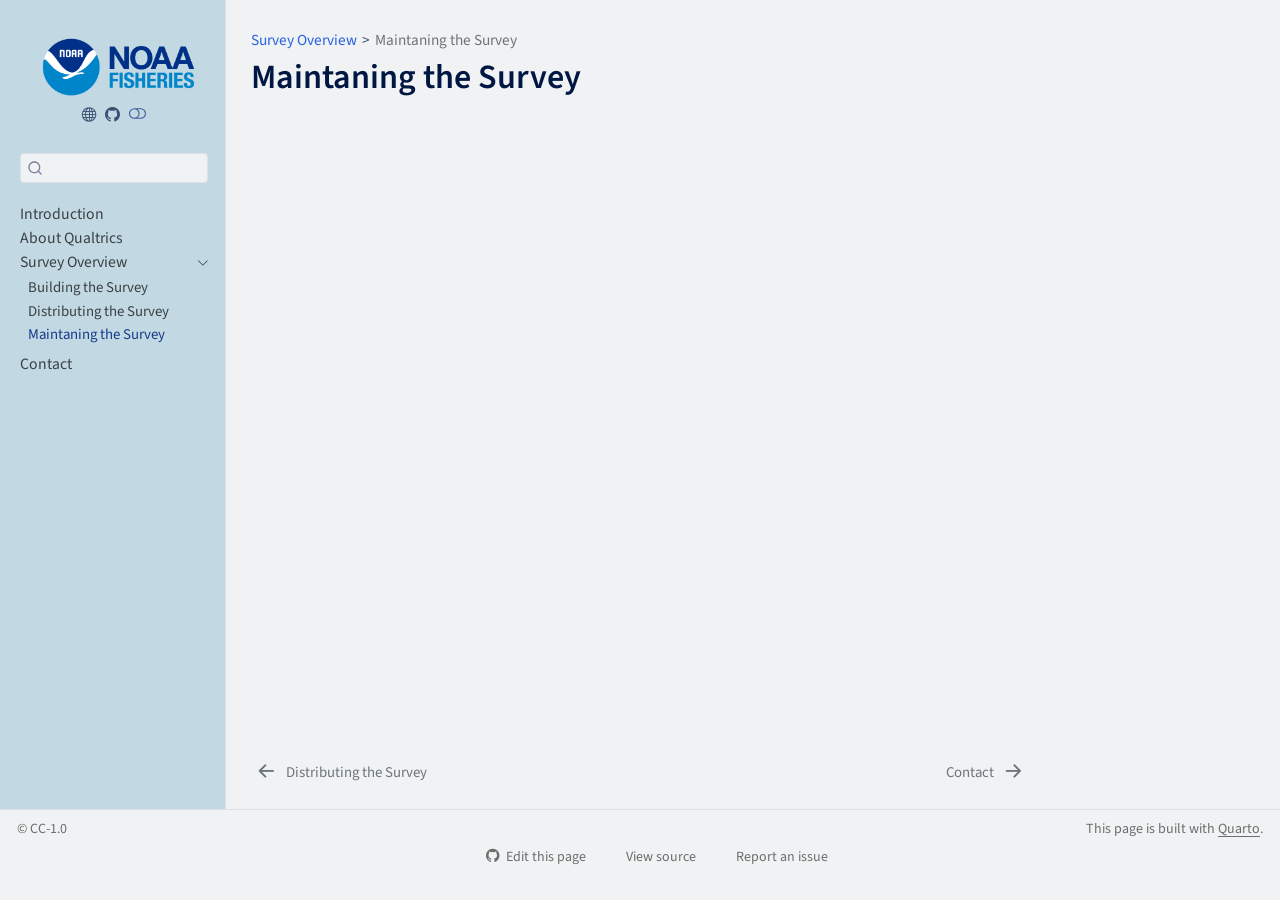
<file: docs/content/survey-maintaining.html>
<!DOCTYPE html>
<html xmlns="http://www.w3.org/1999/xhtml" lang="en" xml:lang="en"><head>

<meta charset="utf-8">
<meta name="generator" content="quarto-1.8.27">

<meta name="viewport" content="width=device-width, initial-scale=1.0, user-scalable=yes">


<title>Maintaning the Survey – NOAA quarto simple</title>
<style>
code{white-space: pre-wrap;}
span.smallcaps{font-variant: small-caps;}
div.columns{display: flex; gap: min(4vw, 1.5em);}
div.column{flex: auto; overflow-x: auto;}
div.hanging-indent{margin-left: 1.5em; text-indent: -1.5em;}
ul.task-list{list-style: none;}
ul.task-list li input[type="checkbox"] {
  width: 0.8em;
  margin: 0 0.8em 0.2em -1em; /* quarto-specific, see https://github.com/quarto-dev/quarto-cli/issues/4556 */ 
  vertical-align: middle;
}
</style>


<script src="../site_libs/quarto-nav/quarto-nav.js"></script>
<script src="../site_libs/clipboard/clipboard.min.js"></script>
<script src="../site_libs/quarto-search/autocomplete.umd.js"></script>
<script src="../site_libs/quarto-search/fuse.min.js"></script>
<script src="../site_libs/quarto-search/quarto-search.js"></script>
<meta name="quarto:offset" content="../">
<link href="../content/contact.html" rel="next">
<link href="../content/survey-distributing.html" rel="prev">
<link href="../images/favicon.ico" rel="icon">
<script src="../site_libs/quarto-html/quarto.js" type="module"></script>
<script src="../site_libs/quarto-html/tabsets/tabsets.js" type="module"></script>
<script src="../site_libs/quarto-html/axe/axe-check.js" type="module"></script>
<script src="../site_libs/quarto-html/popper.min.js"></script>
<script src="../site_libs/quarto-html/tippy.umd.min.js"></script>
<script src="../site_libs/quarto-html/anchor.min.js"></script>
<link href="../site_libs/quarto-html/tippy.css" rel="stylesheet">
<link href="../site_libs/quarto-html/quarto-syntax-highlighting-ed96de9b727972fe78a7b5d16c58bf87.css" rel="stylesheet" class="quarto-color-scheme" id="quarto-text-highlighting-styles">
<link href="../site_libs/quarto-html/quarto-syntax-highlighting-dark-4d9afe2b8d18ee9fa5d0d57b5ed4214d.css" rel="stylesheet" class="quarto-color-scheme quarto-color-alternate" id="quarto-text-highlighting-styles">
<link href="../site_libs/quarto-html/quarto-syntax-highlighting-ed96de9b727972fe78a7b5d16c58bf87.css" rel="stylesheet" class="quarto-color-scheme-extra" id="quarto-text-highlighting-styles">
<script src="../site_libs/bootstrap/bootstrap.min.js"></script>
<link href="../site_libs/bootstrap/bootstrap-icons.css" rel="stylesheet">
<link href="../site_libs/bootstrap/bootstrap-0e49d6dadf332df32e2c37dc30aeb7f8.min.css" rel="stylesheet" append-hash="true" class="quarto-color-scheme" id="quarto-bootstrap" data-mode="light">
<link href="../site_libs/bootstrap/bootstrap-dark-9bb2064807ccd7cc7b3bfe33cccba6c3.min.css" rel="stylesheet" append-hash="true" class="quarto-color-scheme quarto-color-alternate" id="quarto-bootstrap" data-mode="dark">
<link href="../site_libs/bootstrap/bootstrap-0e49d6dadf332df32e2c37dc30aeb7f8.min.css" rel="stylesheet" append-hash="true" class="quarto-color-scheme-extra" id="quarto-bootstrap" data-mode="light">
<script id="quarto-search-options" type="application/json">{
  "location": "sidebar",
  "copy-button": false,
  "collapse-after": 3,
  "panel-placement": "start",
  "type": "textbox",
  "limit": 50,
  "keyboard-shortcut": [
    "f",
    "/",
    "s"
  ],
  "show-item-context": false,
  "language": {
    "search-no-results-text": "No results",
    "search-matching-documents-text": "matching documents",
    "search-copy-link-title": "Copy link to search",
    "search-hide-matches-text": "Hide additional matches",
    "search-more-match-text": "more match in this document",
    "search-more-matches-text": "more matches in this document",
    "search-clear-button-title": "Clear",
    "search-text-placeholder": "",
    "search-detached-cancel-button-title": "Cancel",
    "search-submit-button-title": "Submit",
    "search-label": "Search"
  }
}</script>


</head>

<body class="nav-sidebar docked quarto-light"><script id="quarto-html-before-body" type="application/javascript">
    const toggleBodyColorMode = (bsSheetEl) => {
      const mode = bsSheetEl.getAttribute("data-mode");
      const bodyEl = window.document.querySelector("body");
      if (mode === "dark") {
        bodyEl.classList.add("quarto-dark");
        bodyEl.classList.remove("quarto-light");
      } else {
        bodyEl.classList.add("quarto-light");
        bodyEl.classList.remove("quarto-dark");
      }
    }
    const toggleBodyColorPrimary = () => {
      const bsSheetEl = window.document.querySelector("link#quarto-bootstrap:not([rel=disabled-stylesheet])");
      if (bsSheetEl) {
        toggleBodyColorMode(bsSheetEl);
      }
    }
    const setColorSchemeToggle = (alternate) => {
      const toggles = window.document.querySelectorAll('.quarto-color-scheme-toggle');
      for (let i=0; i < toggles.length; i++) {
        const toggle = toggles[i];
        if (toggle) {
          if (alternate) {
            toggle.classList.add("alternate");
          } else {
            toggle.classList.remove("alternate");
          }
        }
      }
    };
    const toggleColorMode = (alternate) => {
      // Switch the stylesheets
      const primaryStylesheets = window.document.querySelectorAll('link.quarto-color-scheme:not(.quarto-color-alternate)');
      const alternateStylesheets = window.document.querySelectorAll('link.quarto-color-scheme.quarto-color-alternate');
      manageTransitions('#quarto-margin-sidebar .nav-link', false);
      if (alternate) {
        // note: dark is layered on light, we don't disable primary!
        enableStylesheet(alternateStylesheets);
        for (const sheetNode of alternateStylesheets) {
          if (sheetNode.id === "quarto-bootstrap") {
            toggleBodyColorMode(sheetNode);
          }
        }
      } else {
        disableStylesheet(alternateStylesheets);
        enableStylesheet(primaryStylesheets)
        toggleBodyColorPrimary();
      }
      manageTransitions('#quarto-margin-sidebar .nav-link', true);
      // Switch the toggles
      setColorSchemeToggle(alternate)
      // Hack to workaround the fact that safari doesn't
      // properly recolor the scrollbar when toggling (#1455)
      if (navigator.userAgent.indexOf('Safari') > 0 && navigator.userAgent.indexOf('Chrome') == -1) {
        manageTransitions("body", false);
        window.scrollTo(0, 1);
        setTimeout(() => {
          window.scrollTo(0, 0);
          manageTransitions("body", true);
        }, 40);
      }
    }
    const disableStylesheet = (stylesheets) => {
      for (let i=0; i < stylesheets.length; i++) {
        const stylesheet = stylesheets[i];
        stylesheet.rel = 'disabled-stylesheet';
      }
    }
    const enableStylesheet = (stylesheets) => {
      for (let i=0; i < stylesheets.length; i++) {
        const stylesheet = stylesheets[i];
        if(stylesheet.rel !== 'stylesheet') { // for Chrome, which will still FOUC without this check
          stylesheet.rel = 'stylesheet';
        }
      }
    }
    const manageTransitions = (selector, allowTransitions) => {
      const els = window.document.querySelectorAll(selector);
      for (let i=0; i < els.length; i++) {
        const el = els[i];
        if (allowTransitions) {
          el.classList.remove('notransition');
        } else {
          el.classList.add('notransition');
        }
      }
    }
    const isFileUrl = () => {
      return window.location.protocol === 'file:';
    }
    const hasAlternateSentinel = () => {
      let styleSentinel = getColorSchemeSentinel();
      if (styleSentinel !== null) {
        return styleSentinel === "alternate";
      } else {
        return false;
      }
    }
    const setStyleSentinel = (alternate) => {
      const value = alternate ? "alternate" : "default";
      if (!isFileUrl()) {
        window.localStorage.setItem("quarto-color-scheme", value);
      } else {
        localAlternateSentinel = value;
      }
    }
    const getColorSchemeSentinel = () => {
      if (!isFileUrl()) {
        const storageValue = window.localStorage.getItem("quarto-color-scheme");
        return storageValue != null ? storageValue : localAlternateSentinel;
      } else {
        return localAlternateSentinel;
      }
    }
    const toggleGiscusIfUsed = (isAlternate, darkModeDefault) => {
      const baseTheme = document.querySelector('#giscus-base-theme')?.value ?? 'light';
      const alternateTheme = document.querySelector('#giscus-alt-theme')?.value ?? 'dark';
      let newTheme = '';
      if(authorPrefersDark) {
        newTheme = isAlternate ? baseTheme : alternateTheme;
      } else {
        newTheme = isAlternate ? alternateTheme : baseTheme;
      }
      const changeGiscusTheme = () => {
        // From: https://github.com/giscus/giscus/issues/336
        const sendMessage = (message) => {
          const iframe = document.querySelector('iframe.giscus-frame');
          if (!iframe) return;
          iframe.contentWindow.postMessage({ giscus: message }, 'https://giscus.app');
        }
        sendMessage({
          setConfig: {
            theme: newTheme
          }
        });
      }
      const isGiscussLoaded = window.document.querySelector('iframe.giscus-frame') !== null;
      if (isGiscussLoaded) {
        changeGiscusTheme();
      }
    };
    const authorPrefersDark = false;
    const darkModeDefault = authorPrefersDark;
      document.querySelector('link#quarto-text-highlighting-styles.quarto-color-scheme-extra').rel = 'disabled-stylesheet';
      document.querySelector('link#quarto-bootstrap.quarto-color-scheme-extra').rel = 'disabled-stylesheet';
    let localAlternateSentinel = darkModeDefault ? 'alternate' : 'default';
    // Dark / light mode switch
    window.quartoToggleColorScheme = () => {
      // Read the current dark / light value
      let toAlternate = !hasAlternateSentinel();
      toggleColorMode(toAlternate);
      setStyleSentinel(toAlternate);
      toggleGiscusIfUsed(toAlternate, darkModeDefault);
      window.dispatchEvent(new Event('resize'));
    };
    // Switch to dark mode if need be
    if (hasAlternateSentinel()) {
      toggleColorMode(true);
    } else {
      toggleColorMode(false);
    }
  </script>

<div id="quarto-search-results"></div>
  <header id="quarto-header" class="headroom fixed-top">
  <nav class="quarto-secondary-nav">
    <div class="container-fluid d-flex">
      <button type="button" class="quarto-btn-toggle btn" data-bs-toggle="collapse" role="button" data-bs-target=".quarto-sidebar-collapse-item" aria-controls="quarto-sidebar" aria-expanded="false" aria-label="Toggle sidebar navigation" onclick="if (window.quartoToggleHeadroom) { window.quartoToggleHeadroom(); }">
        <i class="bi bi-layout-text-sidebar-reverse"></i>
      </button>
        <nav class="quarto-page-breadcrumbs" aria-label="breadcrumb"><ol class="breadcrumb"><li class="breadcrumb-item"><a href="../content/survey.html">Survey Overview</a></li><li class="breadcrumb-item"><a href="../content/survey-maintaining.html">Maintaning the Survey</a></li></ol></nav>
        <a class="flex-grow-1" role="navigation" data-bs-toggle="collapse" data-bs-target=".quarto-sidebar-collapse-item" aria-controls="quarto-sidebar" aria-expanded="false" aria-label="Toggle sidebar navigation" onclick="if (window.quartoToggleHeadroom) { window.quartoToggleHeadroom(); }">      
        </a>
      <button type="button" class="btn quarto-search-button" aria-label="Search" onclick="window.quartoOpenSearch();">
        <i class="bi bi-search"></i>
      </button>
    </div>
  </nav>
</header>
<!-- content -->
<div id="quarto-content" class="quarto-container page-columns page-rows-contents page-layout-article">
<!-- sidebar -->
  <nav id="quarto-sidebar" class="sidebar collapse collapse-horizontal quarto-sidebar-collapse-item sidebar-navigation docked overflow-auto">
    <div class="pt-lg-2 mt-2 text-center sidebar-header">
      <a href="../index.html" class="sidebar-logo-link">
      <img src="../images/nmfs.png" alt="" class="sidebar-logo light-content py-0 d-lg-inline d-none">
      <img src="../images/nmfs.png" alt="" class="sidebar-logo dark-content py-0 d-lg-inline d-none">
      </a>
      <div class="sidebar-tools-main tools-wide">
    <a href="https://www.fisheries.noaa.gov/" title="National Marine Fisheries Service" class="quarto-navigation-tool px-1" aria-label="National Marine Fisheries Service"><i class="bi bi-globe"></i></a>
    <a href="https://github.com/nmfs-opensci" title="GitHub" class="quarto-navigation-tool px-1" aria-label="GitHub"><i class="bi bi-github"></i></a>
  <a href="" class="quarto-color-scheme-toggle quarto-navigation-tool  px-1" onclick="window.quartoToggleColorScheme(); return false;" title="Toggle dark mode"><i class="bi"></i></a>
</div>
      </div>
        <div class="mt-2 flex-shrink-0 align-items-center">
        <div class="sidebar-search">
        <div id="quarto-search" class="" title="Search"></div>
        </div>
        </div>
    <div class="sidebar-menu-container"> 
    <ul class="list-unstyled mt-1">
        <li class="sidebar-item">
  <div class="sidebar-item-container"> 
  <a href="../index.html" class="sidebar-item-text sidebar-link">
 <span class="menu-text">Introduction</span></a>
  </div>
</li>
        <li class="sidebar-item">
  <div class="sidebar-item-container"> 
  <a href="../content/qualtrics.html" class="sidebar-item-text sidebar-link">
 <span class="menu-text">About Qualtrics</span></a>
  </div>
</li>
        <li class="sidebar-item sidebar-item-section">
      <div class="sidebar-item-container"> 
            <a href="../content/survey.html" class="sidebar-item-text sidebar-link">
 <span class="menu-text">Survey Overview</span></a>
          <a class="sidebar-item-toggle text-start" data-bs-toggle="collapse" data-bs-target="#quarto-sidebar-section-1" role="navigation" aria-expanded="true" aria-label="Toggle section">
            <i class="bi bi-chevron-right ms-2"></i>
          </a> 
      </div>
      <ul id="quarto-sidebar-section-1" class="collapse list-unstyled sidebar-section depth1 show">  
          <li class="sidebar-item">
  <div class="sidebar-item-container"> 
  <a href="../content/survey-building.html" class="sidebar-item-text sidebar-link">
 <span class="menu-text">Building the Survey</span></a>
  </div>
</li>
          <li class="sidebar-item">
  <div class="sidebar-item-container"> 
  <a href="../content/survey-distributing.html" class="sidebar-item-text sidebar-link">
 <span class="menu-text">Distributing the Survey</span></a>
  </div>
</li>
          <li class="sidebar-item">
  <div class="sidebar-item-container"> 
  <a href="../content/survey-maintaining.html" class="sidebar-item-text sidebar-link active">
 <span class="menu-text">Maintaning the Survey</span></a>
  </div>
</li>
      </ul>
  </li>
        <li class="sidebar-item">
  <div class="sidebar-item-container"> 
  <a href="../content/contact.html" class="sidebar-item-text sidebar-link">
 <span class="menu-text">Contact</span></a>
  </div>
</li>
    </ul>
    </div>
</nav>
<div id="quarto-sidebar-glass" class="quarto-sidebar-collapse-item" data-bs-toggle="collapse" data-bs-target=".quarto-sidebar-collapse-item"></div>
<!-- margin-sidebar -->
    <div id="quarto-margin-sidebar" class="sidebar margin-sidebar zindex-bottom">
        
    </div>
<!-- main -->
<main class="content" id="quarto-document-content">


<header id="title-block-header" class="quarto-title-block default"><nav class="quarto-page-breadcrumbs quarto-title-breadcrumbs d-none d-lg-block" aria-label="breadcrumb"><ol class="breadcrumb"><li class="breadcrumb-item"><a href="../content/survey.html">Survey Overview</a></li><li class="breadcrumb-item"><a href="../content/survey-maintaining.html">Maintaning the Survey</a></li></ol></nav>
<div class="quarto-title">
<h1 class="title">Maintaning the Survey</h1>
</div>



<div class="quarto-title-meta">

    
  
    
  </div>
  


</header>





</main> <!-- /main -->
<script id="quarto-html-after-body" type="application/javascript">
  window.document.addEventListener("DOMContentLoaded", function (event) {
    // Ensure there is a toggle, if there isn't float one in the top right
    if (window.document.querySelector('.quarto-color-scheme-toggle') === null) {
      const a = window.document.createElement('a');
      a.classList.add('top-right');
      a.classList.add('quarto-color-scheme-toggle');
      a.href = "";
      a.onclick = function() { try { window.quartoToggleColorScheme(); } catch {} return false; };
      const i = window.document.createElement("i");
      i.classList.add('bi');
      a.appendChild(i);
      window.document.body.appendChild(a);
    }
    setColorSchemeToggle(hasAlternateSentinel())
    const icon = "";
    const anchorJS = new window.AnchorJS();
    anchorJS.options = {
      placement: 'right',
      icon: icon
    };
    anchorJS.add('.anchored');
    const isCodeAnnotation = (el) => {
      for (const clz of el.classList) {
        if (clz.startsWith('code-annotation-')) {                     
          return true;
        }
      }
      return false;
    }
    const onCopySuccess = function(e) {
      // button target
      const button = e.trigger;
      // don't keep focus
      button.blur();
      // flash "checked"
      button.classList.add('code-copy-button-checked');
      var currentTitle = button.getAttribute("title");
      button.setAttribute("title", "Copied!");
      let tooltip;
      if (window.bootstrap) {
        button.setAttribute("data-bs-toggle", "tooltip");
        button.setAttribute("data-bs-placement", "left");
        button.setAttribute("data-bs-title", "Copied!");
        tooltip = new bootstrap.Tooltip(button, 
          { trigger: "manual", 
            customClass: "code-copy-button-tooltip",
            offset: [0, -8]});
        tooltip.show();    
      }
      setTimeout(function() {
        if (tooltip) {
          tooltip.hide();
          button.removeAttribute("data-bs-title");
          button.removeAttribute("data-bs-toggle");
          button.removeAttribute("data-bs-placement");
        }
        button.setAttribute("title", currentTitle);
        button.classList.remove('code-copy-button-checked');
      }, 1000);
      // clear code selection
      e.clearSelection();
    }
    const getTextToCopy = function(trigger) {
      const outerScaffold = trigger.parentElement.cloneNode(true);
      const codeEl = outerScaffold.querySelector('code');
      for (const childEl of codeEl.children) {
        if (isCodeAnnotation(childEl)) {
          childEl.remove();
        }
      }
      return codeEl.innerText;
    }
    const clipboard = new window.ClipboardJS('.code-copy-button:not([data-in-quarto-modal])', {
      text: getTextToCopy
    });
    clipboard.on('success', onCopySuccess);
    if (window.document.getElementById('quarto-embedded-source-code-modal')) {
      const clipboardModal = new window.ClipboardJS('.code-copy-button[data-in-quarto-modal]', {
        text: getTextToCopy,
        container: window.document.getElementById('quarto-embedded-source-code-modal')
      });
      clipboardModal.on('success', onCopySuccess);
    }
      var localhostRegex = new RegExp(/^(?:http|https):\/\/localhost\:?[0-9]*\//);
      var mailtoRegex = new RegExp(/^mailto:/);
        var filterRegex = new RegExp("https:\/\/ramhunte\.github\.io\/qualtrics-survey-guide");
      var isInternal = (href) => {
          return filterRegex.test(href) || localhostRegex.test(href) || mailtoRegex.test(href);
      }
      // Inspect non-navigation links and adorn them if external
     var links = window.document.querySelectorAll('a[href]:not(.nav-link):not(.navbar-brand):not(.toc-action):not(.sidebar-link):not(.sidebar-item-toggle):not(.pagination-link):not(.no-external):not([aria-hidden]):not(.dropdown-item):not(.quarto-navigation-tool):not(.about-link)');
      for (var i=0; i<links.length; i++) {
        const link = links[i];
        if (!isInternal(link.href)) {
          // undo the damage that might have been done by quarto-nav.js in the case of
          // links that we want to consider external
          if (link.dataset.originalHref !== undefined) {
            link.href = link.dataset.originalHref;
          }
        }
      }
    function tippyHover(el, contentFn, onTriggerFn, onUntriggerFn) {
      const config = {
        allowHTML: true,
        maxWidth: 500,
        delay: 100,
        arrow: false,
        appendTo: function(el) {
            return el.parentElement;
        },
        interactive: true,
        interactiveBorder: 10,
        theme: 'quarto',
        placement: 'bottom-start',
      };
      if (contentFn) {
        config.content = contentFn;
      }
      if (onTriggerFn) {
        config.onTrigger = onTriggerFn;
      }
      if (onUntriggerFn) {
        config.onUntrigger = onUntriggerFn;
      }
      window.tippy(el, config); 
    }
    const noterefs = window.document.querySelectorAll('a[role="doc-noteref"]');
    for (var i=0; i<noterefs.length; i++) {
      const ref = noterefs[i];
      tippyHover(ref, function() {
        // use id or data attribute instead here
        let href = ref.getAttribute('data-footnote-href') || ref.getAttribute('href');
        try { href = new URL(href).hash; } catch {}
        const id = href.replace(/^#\/?/, "");
        const note = window.document.getElementById(id);
        if (note) {
          return note.innerHTML;
        } else {
          return "";
        }
      });
    }
    const xrefs = window.document.querySelectorAll('a.quarto-xref');
    const processXRef = (id, note) => {
      // Strip column container classes
      const stripColumnClz = (el) => {
        el.classList.remove("page-full", "page-columns");
        if (el.children) {
          for (const child of el.children) {
            stripColumnClz(child);
          }
        }
      }
      stripColumnClz(note)
      if (id === null || id.startsWith('sec-')) {
        // Special case sections, only their first couple elements
        const container = document.createElement("div");
        if (note.children && note.children.length > 2) {
          container.appendChild(note.children[0].cloneNode(true));
          for (let i = 1; i < note.children.length; i++) {
            const child = note.children[i];
            if (child.tagName === "P" && child.innerText === "") {
              continue;
            } else {
              container.appendChild(child.cloneNode(true));
              break;
            }
          }
          if (window.Quarto?.typesetMath) {
            window.Quarto.typesetMath(container);
          }
          return container.innerHTML
        } else {
          if (window.Quarto?.typesetMath) {
            window.Quarto.typesetMath(note);
          }
          return note.innerHTML;
        }
      } else {
        // Remove any anchor links if they are present
        const anchorLink = note.querySelector('a.anchorjs-link');
        if (anchorLink) {
          anchorLink.remove();
        }
        if (window.Quarto?.typesetMath) {
          window.Quarto.typesetMath(note);
        }
        if (note.classList.contains("callout")) {
          return note.outerHTML;
        } else {
          return note.innerHTML;
        }
      }
    }
    for (var i=0; i<xrefs.length; i++) {
      const xref = xrefs[i];
      tippyHover(xref, undefined, function(instance) {
        instance.disable();
        let url = xref.getAttribute('href');
        let hash = undefined; 
        if (url.startsWith('#')) {
          hash = url;
        } else {
          try { hash = new URL(url).hash; } catch {}
        }
        if (hash) {
          const id = hash.replace(/^#\/?/, "");
          const note = window.document.getElementById(id);
          if (note !== null) {
            try {
              const html = processXRef(id, note.cloneNode(true));
              instance.setContent(html);
            } finally {
              instance.enable();
              instance.show();
            }
          } else {
            // See if we can fetch this
            fetch(url.split('#')[0])
            .then(res => res.text())
            .then(html => {
              const parser = new DOMParser();
              const htmlDoc = parser.parseFromString(html, "text/html");
              const note = htmlDoc.getElementById(id);
              if (note !== null) {
                const html = processXRef(id, note);
                instance.setContent(html);
              } 
            }).finally(() => {
              instance.enable();
              instance.show();
            });
          }
        } else {
          // See if we can fetch a full url (with no hash to target)
          // This is a special case and we should probably do some content thinning / targeting
          fetch(url)
          .then(res => res.text())
          .then(html => {
            const parser = new DOMParser();
            const htmlDoc = parser.parseFromString(html, "text/html");
            const note = htmlDoc.querySelector('main.content');
            if (note !== null) {
              // This should only happen for chapter cross references
              // (since there is no id in the URL)
              // remove the first header
              if (note.children.length > 0 && note.children[0].tagName === "HEADER") {
                note.children[0].remove();
              }
              const html = processXRef(null, note);
              instance.setContent(html);
            } 
          }).finally(() => {
            instance.enable();
            instance.show();
          });
        }
      }, function(instance) {
      });
    }
        let selectedAnnoteEl;
        const selectorForAnnotation = ( cell, annotation) => {
          let cellAttr = 'data-code-cell="' + cell + '"';
          let lineAttr = 'data-code-annotation="' +  annotation + '"';
          const selector = 'span[' + cellAttr + '][' + lineAttr + ']';
          return selector;
        }
        const selectCodeLines = (annoteEl) => {
          const doc = window.document;
          const targetCell = annoteEl.getAttribute("data-target-cell");
          const targetAnnotation = annoteEl.getAttribute("data-target-annotation");
          const annoteSpan = window.document.querySelector(selectorForAnnotation(targetCell, targetAnnotation));
          const lines = annoteSpan.getAttribute("data-code-lines").split(",");
          const lineIds = lines.map((line) => {
            return targetCell + "-" + line;
          })
          let top = null;
          let height = null;
          let parent = null;
          if (lineIds.length > 0) {
              //compute the position of the single el (top and bottom and make a div)
              const el = window.document.getElementById(lineIds[0]);
              top = el.offsetTop;
              height = el.offsetHeight;
              parent = el.parentElement.parentElement;
            if (lineIds.length > 1) {
              const lastEl = window.document.getElementById(lineIds[lineIds.length - 1]);
              const bottom = lastEl.offsetTop + lastEl.offsetHeight;
              height = bottom - top;
            }
            if (top !== null && height !== null && parent !== null) {
              // cook up a div (if necessary) and position it 
              let div = window.document.getElementById("code-annotation-line-highlight");
              if (div === null) {
                div = window.document.createElement("div");
                div.setAttribute("id", "code-annotation-line-highlight");
                div.style.position = 'absolute';
                parent.appendChild(div);
              }
              div.style.top = top - 2 + "px";
              div.style.height = height + 4 + "px";
              div.style.left = 0;
              let gutterDiv = window.document.getElementById("code-annotation-line-highlight-gutter");
              if (gutterDiv === null) {
                gutterDiv = window.document.createElement("div");
                gutterDiv.setAttribute("id", "code-annotation-line-highlight-gutter");
                gutterDiv.style.position = 'absolute';
                const codeCell = window.document.getElementById(targetCell);
                const gutter = codeCell.querySelector('.code-annotation-gutter');
                gutter.appendChild(gutterDiv);
              }
              gutterDiv.style.top = top - 2 + "px";
              gutterDiv.style.height = height + 4 + "px";
            }
            selectedAnnoteEl = annoteEl;
          }
        };
        const unselectCodeLines = () => {
          const elementsIds = ["code-annotation-line-highlight", "code-annotation-line-highlight-gutter"];
          elementsIds.forEach((elId) => {
            const div = window.document.getElementById(elId);
            if (div) {
              div.remove();
            }
          });
          selectedAnnoteEl = undefined;
        };
          // Handle positioning of the toggle
      window.addEventListener(
        "resize",
        throttle(() => {
          elRect = undefined;
          if (selectedAnnoteEl) {
            selectCodeLines(selectedAnnoteEl);
          }
        }, 10)
      );
      function throttle(fn, ms) {
      let throttle = false;
      let timer;
        return (...args) => {
          if(!throttle) { // first call gets through
              fn.apply(this, args);
              throttle = true;
          } else { // all the others get throttled
              if(timer) clearTimeout(timer); // cancel #2
              timer = setTimeout(() => {
                fn.apply(this, args);
                timer = throttle = false;
              }, ms);
          }
        };
      }
        // Attach click handler to the DT
        const annoteDls = window.document.querySelectorAll('dt[data-target-cell]');
        for (const annoteDlNode of annoteDls) {
          annoteDlNode.addEventListener('click', (event) => {
            const clickedEl = event.target;
            if (clickedEl !== selectedAnnoteEl) {
              unselectCodeLines();
              const activeEl = window.document.querySelector('dt[data-target-cell].code-annotation-active');
              if (activeEl) {
                activeEl.classList.remove('code-annotation-active');
              }
              selectCodeLines(clickedEl);
              clickedEl.classList.add('code-annotation-active');
            } else {
              // Unselect the line
              unselectCodeLines();
              clickedEl.classList.remove('code-annotation-active');
            }
          });
        }
    const findCites = (el) => {
      const parentEl = el.parentElement;
      if (parentEl) {
        const cites = parentEl.dataset.cites;
        if (cites) {
          return {
            el,
            cites: cites.split(' ')
          };
        } else {
          return findCites(el.parentElement)
        }
      } else {
        return undefined;
      }
    };
    var bibliorefs = window.document.querySelectorAll('a[role="doc-biblioref"]');
    for (var i=0; i<bibliorefs.length; i++) {
      const ref = bibliorefs[i];
      const citeInfo = findCites(ref);
      if (citeInfo) {
        tippyHover(citeInfo.el, function() {
          var popup = window.document.createElement('div');
          citeInfo.cites.forEach(function(cite) {
            var citeDiv = window.document.createElement('div');
            citeDiv.classList.add('hanging-indent');
            citeDiv.classList.add('csl-entry');
            var biblioDiv = window.document.getElementById('ref-' + cite);
            if (biblioDiv) {
              citeDiv.innerHTML = biblioDiv.innerHTML;
            }
            popup.appendChild(citeDiv);
          });
          return popup.innerHTML;
        });
      }
    }
  });
  </script>
<nav class="page-navigation">
  <div class="nav-page nav-page-previous">
      <a href="../content/survey-distributing.html" class="pagination-link" aria-label="Distributing the Survey">
        <i class="bi bi-arrow-left-short"></i> <span class="nav-page-text">Distributing the Survey</span>
      </a>          
  </div>
  <div class="nav-page nav-page-next">
      <a href="../content/contact.html" class="pagination-link" aria-label="Contact">
        <span class="nav-page-text">Contact</span> <i class="bi bi-arrow-right-short"></i>
      </a>
  </div>
</nav>
</div> <!-- /content -->
<footer class="footer">
  <div class="nav-footer">
    <div class="nav-footer-left">
<p>© CC-1.0</p>
</div>   
    <div class="nav-footer-center">
      &nbsp;
    <div class="toc-actions"><ul><li><a href="https://github.com/ramhunte/qualtrics-survey-guide/edit/main/content/survey-maintaining.qmd" class="toc-action"><i class="bi bi-github"></i>Edit this page</a></li><li><a href="https://github.com/ramhunte/qualtrics-survey-guide/blob/main/content/survey-maintaining.qmd" class="toc-action"><i class="bi empty"></i>View source</a></li><li><a href="https://github.com/ramhunte/qualtrics-survey-guide/issues/new" class="toc-action"><i class="bi empty"></i>Report an issue</a></li></ul></div></div>
    <div class="nav-footer-right">
<p>This page is built with <a href="https://quarto.org/">Quarto</a>.</p>
</div>
  </div>
</footer>




</body></html>
</file>
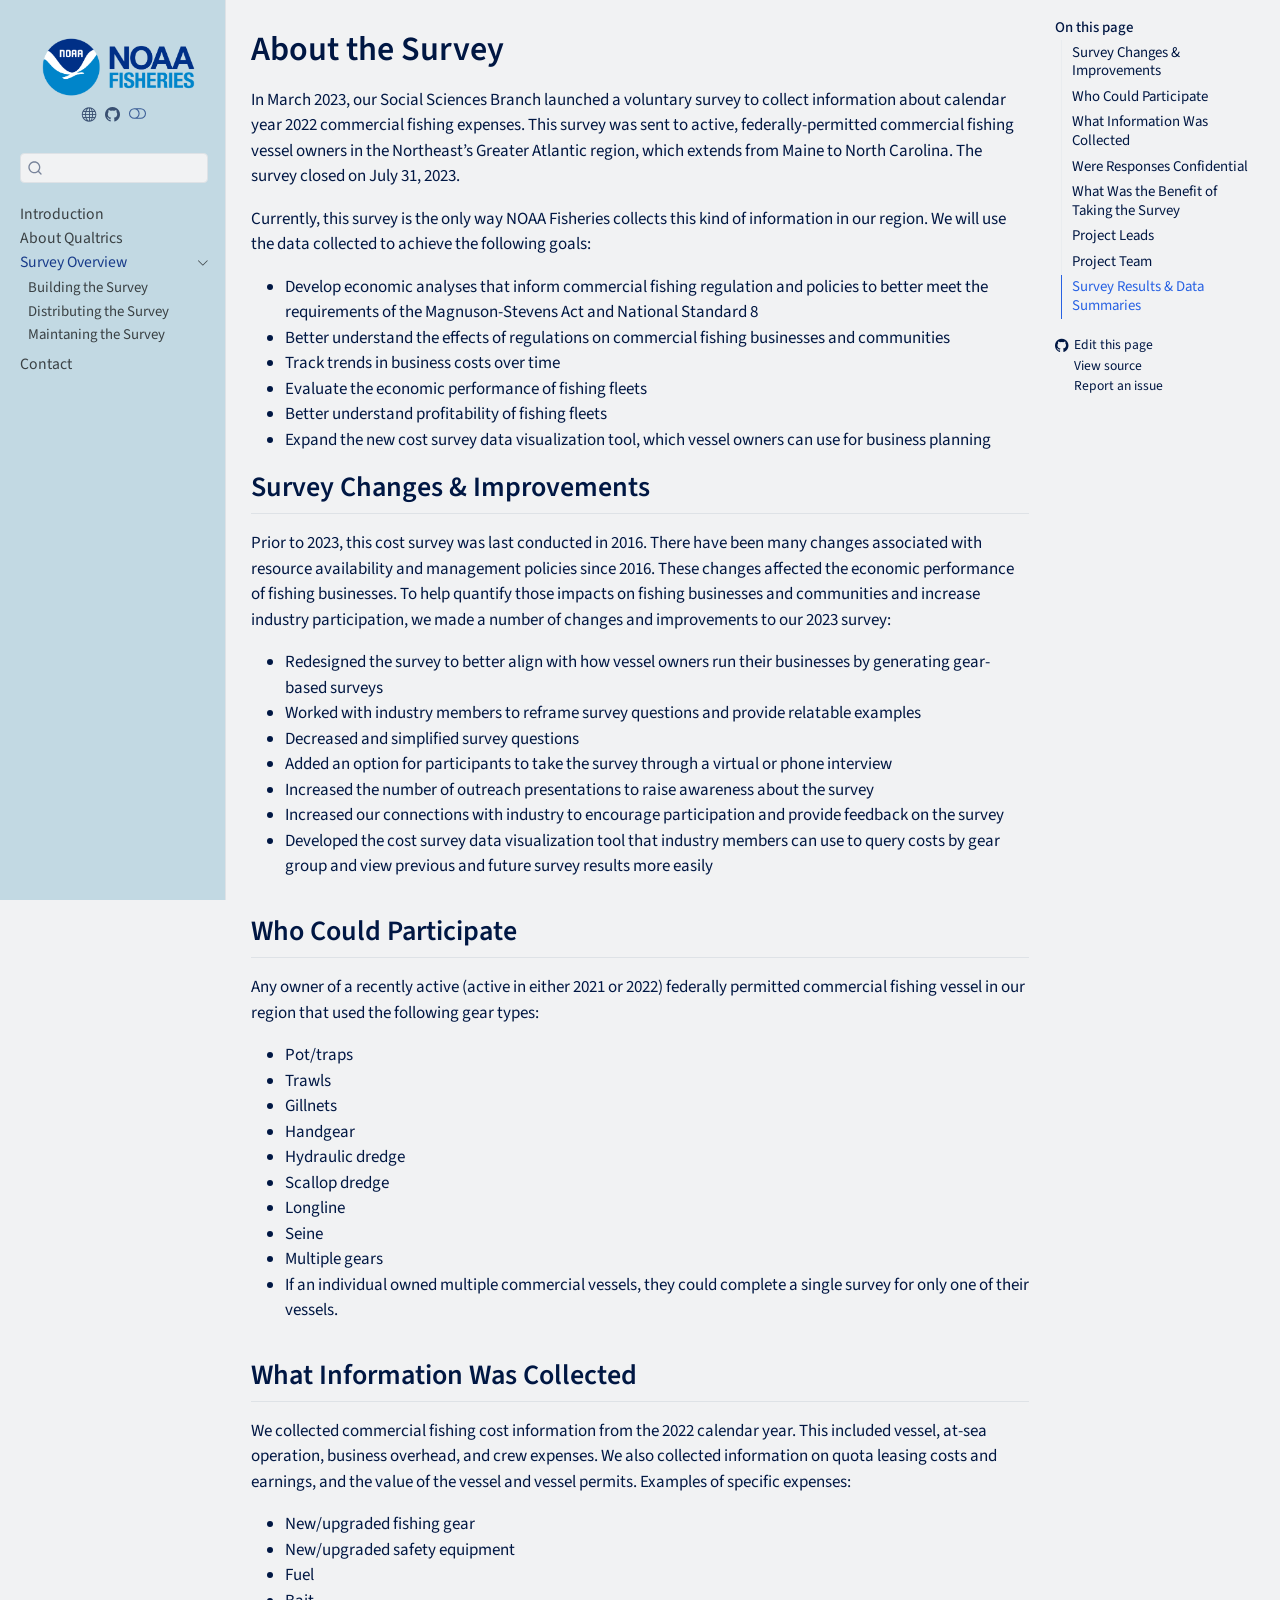
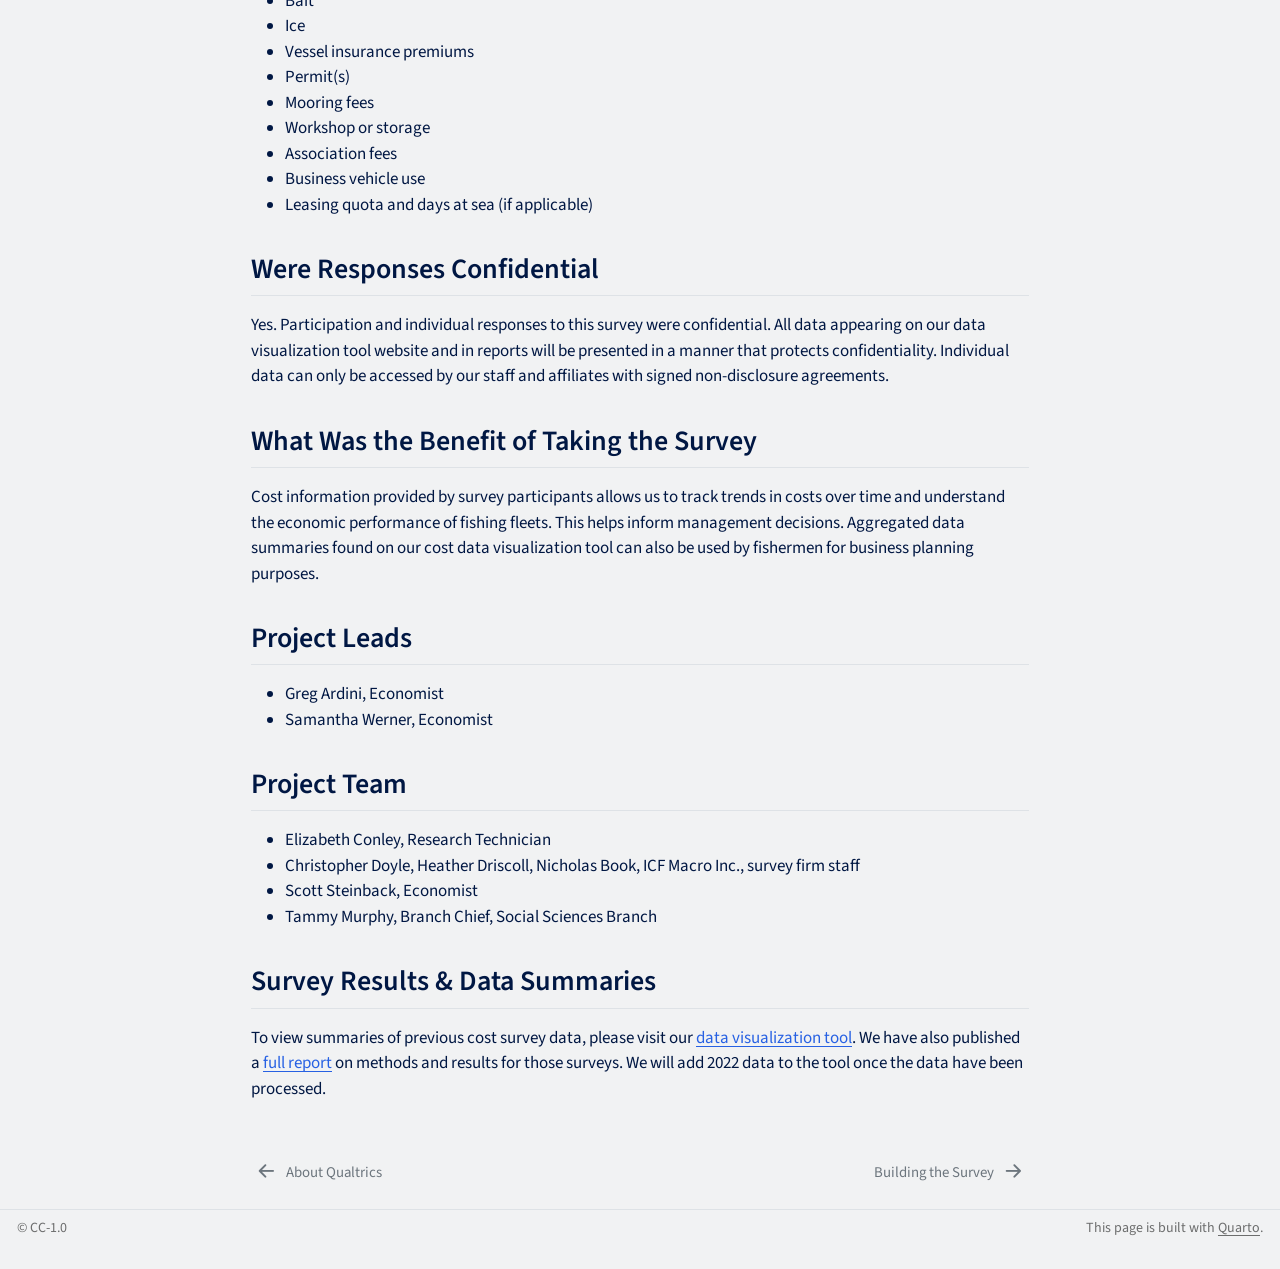
<file: docs/content/survey.html>
<!DOCTYPE html>
<html xmlns="http://www.w3.org/1999/xhtml" lang="en" xml:lang="en"><head>

<meta charset="utf-8">
<meta name="generator" content="quarto-1.8.27">

<meta name="viewport" content="width=device-width, initial-scale=1.0, user-scalable=yes">


<title>About the Survey – NOAA quarto simple</title>
<style>
code{white-space: pre-wrap;}
span.smallcaps{font-variant: small-caps;}
div.columns{display: flex; gap: min(4vw, 1.5em);}
div.column{flex: auto; overflow-x: auto;}
div.hanging-indent{margin-left: 1.5em; text-indent: -1.5em;}
ul.task-list{list-style: none;}
ul.task-list li input[type="checkbox"] {
  width: 0.8em;
  margin: 0 0.8em 0.2em -1em; /* quarto-specific, see https://github.com/quarto-dev/quarto-cli/issues/4556 */ 
  vertical-align: middle;
}
</style>


<script src="../site_libs/quarto-nav/quarto-nav.js"></script>
<script src="../site_libs/clipboard/clipboard.min.js"></script>
<script src="../site_libs/quarto-search/autocomplete.umd.js"></script>
<script src="../site_libs/quarto-search/fuse.min.js"></script>
<script src="../site_libs/quarto-search/quarto-search.js"></script>
<meta name="quarto:offset" content="../">
<link href="../content/survey-building.html" rel="next">
<link href="../content/qualtrics.html" rel="prev">
<link href="../images/favicon.ico" rel="icon">
<script src="../site_libs/quarto-html/quarto.js" type="module"></script>
<script src="../site_libs/quarto-html/tabsets/tabsets.js" type="module"></script>
<script src="../site_libs/quarto-html/axe/axe-check.js" type="module"></script>
<script src="../site_libs/quarto-html/popper.min.js"></script>
<script src="../site_libs/quarto-html/tippy.umd.min.js"></script>
<script src="../site_libs/quarto-html/anchor.min.js"></script>
<link href="../site_libs/quarto-html/tippy.css" rel="stylesheet">
<link href="../site_libs/quarto-html/quarto-syntax-highlighting-ed96de9b727972fe78a7b5d16c58bf87.css" rel="stylesheet" class="quarto-color-scheme" id="quarto-text-highlighting-styles">
<link href="../site_libs/quarto-html/quarto-syntax-highlighting-dark-4d9afe2b8d18ee9fa5d0d57b5ed4214d.css" rel="stylesheet" class="quarto-color-scheme quarto-color-alternate" id="quarto-text-highlighting-styles">
<link href="../site_libs/quarto-html/quarto-syntax-highlighting-ed96de9b727972fe78a7b5d16c58bf87.css" rel="stylesheet" class="quarto-color-scheme-extra" id="quarto-text-highlighting-styles">
<script src="../site_libs/bootstrap/bootstrap.min.js"></script>
<link href="../site_libs/bootstrap/bootstrap-icons.css" rel="stylesheet">
<link href="../site_libs/bootstrap/bootstrap-0e49d6dadf332df32e2c37dc30aeb7f8.min.css" rel="stylesheet" append-hash="true" class="quarto-color-scheme" id="quarto-bootstrap" data-mode="light">
<link href="../site_libs/bootstrap/bootstrap-dark-9bb2064807ccd7cc7b3bfe33cccba6c3.min.css" rel="stylesheet" append-hash="true" class="quarto-color-scheme quarto-color-alternate" id="quarto-bootstrap" data-mode="dark">
<link href="../site_libs/bootstrap/bootstrap-0e49d6dadf332df32e2c37dc30aeb7f8.min.css" rel="stylesheet" append-hash="true" class="quarto-color-scheme-extra" id="quarto-bootstrap" data-mode="light">
<script id="quarto-search-options" type="application/json">{
  "location": "sidebar",
  "copy-button": false,
  "collapse-after": 3,
  "panel-placement": "start",
  "type": "textbox",
  "limit": 50,
  "keyboard-shortcut": [
    "f",
    "/",
    "s"
  ],
  "show-item-context": false,
  "language": {
    "search-no-results-text": "No results",
    "search-matching-documents-text": "matching documents",
    "search-copy-link-title": "Copy link to search",
    "search-hide-matches-text": "Hide additional matches",
    "search-more-match-text": "more match in this document",
    "search-more-matches-text": "more matches in this document",
    "search-clear-button-title": "Clear",
    "search-text-placeholder": "",
    "search-detached-cancel-button-title": "Cancel",
    "search-submit-button-title": "Submit",
    "search-label": "Search"
  }
}</script>


</head>

<body class="nav-sidebar docked quarto-light"><script id="quarto-html-before-body" type="application/javascript">
    const toggleBodyColorMode = (bsSheetEl) => {
      const mode = bsSheetEl.getAttribute("data-mode");
      const bodyEl = window.document.querySelector("body");
      if (mode === "dark") {
        bodyEl.classList.add("quarto-dark");
        bodyEl.classList.remove("quarto-light");
      } else {
        bodyEl.classList.add("quarto-light");
        bodyEl.classList.remove("quarto-dark");
      }
    }
    const toggleBodyColorPrimary = () => {
      const bsSheetEl = window.document.querySelector("link#quarto-bootstrap:not([rel=disabled-stylesheet])");
      if (bsSheetEl) {
        toggleBodyColorMode(bsSheetEl);
      }
    }
    const setColorSchemeToggle = (alternate) => {
      const toggles = window.document.querySelectorAll('.quarto-color-scheme-toggle');
      for (let i=0; i < toggles.length; i++) {
        const toggle = toggles[i];
        if (toggle) {
          if (alternate) {
            toggle.classList.add("alternate");
          } else {
            toggle.classList.remove("alternate");
          }
        }
      }
    };
    const toggleColorMode = (alternate) => {
      // Switch the stylesheets
      const primaryStylesheets = window.document.querySelectorAll('link.quarto-color-scheme:not(.quarto-color-alternate)');
      const alternateStylesheets = window.document.querySelectorAll('link.quarto-color-scheme.quarto-color-alternate');
      manageTransitions('#quarto-margin-sidebar .nav-link', false);
      if (alternate) {
        // note: dark is layered on light, we don't disable primary!
        enableStylesheet(alternateStylesheets);
        for (const sheetNode of alternateStylesheets) {
          if (sheetNode.id === "quarto-bootstrap") {
            toggleBodyColorMode(sheetNode);
          }
        }
      } else {
        disableStylesheet(alternateStylesheets);
        enableStylesheet(primaryStylesheets)
        toggleBodyColorPrimary();
      }
      manageTransitions('#quarto-margin-sidebar .nav-link', true);
      // Switch the toggles
      setColorSchemeToggle(alternate)
      // Hack to workaround the fact that safari doesn't
      // properly recolor the scrollbar when toggling (#1455)
      if (navigator.userAgent.indexOf('Safari') > 0 && navigator.userAgent.indexOf('Chrome') == -1) {
        manageTransitions("body", false);
        window.scrollTo(0, 1);
        setTimeout(() => {
          window.scrollTo(0, 0);
          manageTransitions("body", true);
        }, 40);
      }
    }
    const disableStylesheet = (stylesheets) => {
      for (let i=0; i < stylesheets.length; i++) {
        const stylesheet = stylesheets[i];
        stylesheet.rel = 'disabled-stylesheet';
      }
    }
    const enableStylesheet = (stylesheets) => {
      for (let i=0; i < stylesheets.length; i++) {
        const stylesheet = stylesheets[i];
        if(stylesheet.rel !== 'stylesheet') { // for Chrome, which will still FOUC without this check
          stylesheet.rel = 'stylesheet';
        }
      }
    }
    const manageTransitions = (selector, allowTransitions) => {
      const els = window.document.querySelectorAll(selector);
      for (let i=0; i < els.length; i++) {
        const el = els[i];
        if (allowTransitions) {
          el.classList.remove('notransition');
        } else {
          el.classList.add('notransition');
        }
      }
    }
    const isFileUrl = () => {
      return window.location.protocol === 'file:';
    }
    const hasAlternateSentinel = () => {
      let styleSentinel = getColorSchemeSentinel();
      if (styleSentinel !== null) {
        return styleSentinel === "alternate";
      } else {
        return false;
      }
    }
    const setStyleSentinel = (alternate) => {
      const value = alternate ? "alternate" : "default";
      if (!isFileUrl()) {
        window.localStorage.setItem("quarto-color-scheme", value);
      } else {
        localAlternateSentinel = value;
      }
    }
    const getColorSchemeSentinel = () => {
      if (!isFileUrl()) {
        const storageValue = window.localStorage.getItem("quarto-color-scheme");
        return storageValue != null ? storageValue : localAlternateSentinel;
      } else {
        return localAlternateSentinel;
      }
    }
    const toggleGiscusIfUsed = (isAlternate, darkModeDefault) => {
      const baseTheme = document.querySelector('#giscus-base-theme')?.value ?? 'light';
      const alternateTheme = document.querySelector('#giscus-alt-theme')?.value ?? 'dark';
      let newTheme = '';
      if(authorPrefersDark) {
        newTheme = isAlternate ? baseTheme : alternateTheme;
      } else {
        newTheme = isAlternate ? alternateTheme : baseTheme;
      }
      const changeGiscusTheme = () => {
        // From: https://github.com/giscus/giscus/issues/336
        const sendMessage = (message) => {
          const iframe = document.querySelector('iframe.giscus-frame');
          if (!iframe) return;
          iframe.contentWindow.postMessage({ giscus: message }, 'https://giscus.app');
        }
        sendMessage({
          setConfig: {
            theme: newTheme
          }
        });
      }
      const isGiscussLoaded = window.document.querySelector('iframe.giscus-frame') !== null;
      if (isGiscussLoaded) {
        changeGiscusTheme();
      }
    };
    const authorPrefersDark = false;
    const darkModeDefault = authorPrefersDark;
      document.querySelector('link#quarto-text-highlighting-styles.quarto-color-scheme-extra').rel = 'disabled-stylesheet';
      document.querySelector('link#quarto-bootstrap.quarto-color-scheme-extra').rel = 'disabled-stylesheet';
    let localAlternateSentinel = darkModeDefault ? 'alternate' : 'default';
    // Dark / light mode switch
    window.quartoToggleColorScheme = () => {
      // Read the current dark / light value
      let toAlternate = !hasAlternateSentinel();
      toggleColorMode(toAlternate);
      setStyleSentinel(toAlternate);
      toggleGiscusIfUsed(toAlternate, darkModeDefault);
      window.dispatchEvent(new Event('resize'));
    };
    // Switch to dark mode if need be
    if (hasAlternateSentinel()) {
      toggleColorMode(true);
    } else {
      toggleColorMode(false);
    }
  </script>

<div id="quarto-search-results"></div>
  <header id="quarto-header" class="headroom fixed-top">
  <nav class="quarto-secondary-nav">
    <div class="container-fluid d-flex">
      <button type="button" class="quarto-btn-toggle btn" data-bs-toggle="collapse" role="button" data-bs-target=".quarto-sidebar-collapse-item" aria-controls="quarto-sidebar" aria-expanded="false" aria-label="Toggle sidebar navigation" onclick="if (window.quartoToggleHeadroom) { window.quartoToggleHeadroom(); }">
        <i class="bi bi-layout-text-sidebar-reverse"></i>
      </button>
        <nav class="quarto-page-breadcrumbs" aria-label="breadcrumb"><ol class="breadcrumb"><li class="breadcrumb-item"><a href="../content/survey.html">Survey Overview</a></li></ol></nav>
        <a class="flex-grow-1" role="navigation" data-bs-toggle="collapse" data-bs-target=".quarto-sidebar-collapse-item" aria-controls="quarto-sidebar" aria-expanded="false" aria-label="Toggle sidebar navigation" onclick="if (window.quartoToggleHeadroom) { window.quartoToggleHeadroom(); }">      
        </a>
      <button type="button" class="btn quarto-search-button" aria-label="Search" onclick="window.quartoOpenSearch();">
        <i class="bi bi-search"></i>
      </button>
    </div>
  </nav>
</header>
<!-- content -->
<div id="quarto-content" class="quarto-container page-columns page-rows-contents page-layout-article">
<!-- sidebar -->
  <nav id="quarto-sidebar" class="sidebar collapse collapse-horizontal quarto-sidebar-collapse-item sidebar-navigation docked overflow-auto">
    <div class="pt-lg-2 mt-2 text-center sidebar-header">
      <a href="../index.html" class="sidebar-logo-link">
      <img src="../images/nmfs.png" alt="" class="sidebar-logo light-content py-0 d-lg-inline d-none">
      <img src="../images/nmfs.png" alt="" class="sidebar-logo dark-content py-0 d-lg-inline d-none">
      </a>
      <div class="sidebar-tools-main tools-wide">
    <a href="https://www.fisheries.noaa.gov/" title="National Marine Fisheries Service" class="quarto-navigation-tool px-1" aria-label="National Marine Fisheries Service"><i class="bi bi-globe"></i></a>
    <a href="https://github.com/nmfs-opensci" title="GitHub" class="quarto-navigation-tool px-1" aria-label="GitHub"><i class="bi bi-github"></i></a>
  <a href="" class="quarto-color-scheme-toggle quarto-navigation-tool  px-1" onclick="window.quartoToggleColorScheme(); return false;" title="Toggle dark mode"><i class="bi"></i></a>
</div>
      </div>
        <div class="mt-2 flex-shrink-0 align-items-center">
        <div class="sidebar-search">
        <div id="quarto-search" class="" title="Search"></div>
        </div>
        </div>
    <div class="sidebar-menu-container"> 
    <ul class="list-unstyled mt-1">
        <li class="sidebar-item">
  <div class="sidebar-item-container"> 
  <a href="../index.html" class="sidebar-item-text sidebar-link">
 <span class="menu-text">Introduction</span></a>
  </div>
</li>
        <li class="sidebar-item">
  <div class="sidebar-item-container"> 
  <a href="../content/qualtrics.html" class="sidebar-item-text sidebar-link">
 <span class="menu-text">About Qualtrics</span></a>
  </div>
</li>
        <li class="sidebar-item sidebar-item-section">
      <div class="sidebar-item-container"> 
            <a href="../content/survey.html" class="sidebar-item-text sidebar-link active">
 <span class="menu-text">Survey Overview</span></a>
          <a class="sidebar-item-toggle text-start" data-bs-toggle="collapse" data-bs-target="#quarto-sidebar-section-1" role="navigation" aria-expanded="true" aria-label="Toggle section">
            <i class="bi bi-chevron-right ms-2"></i>
          </a> 
      </div>
      <ul id="quarto-sidebar-section-1" class="collapse list-unstyled sidebar-section depth1 show">  
          <li class="sidebar-item">
  <div class="sidebar-item-container"> 
  <a href="../content/survey-building.html" class="sidebar-item-text sidebar-link">
 <span class="menu-text">Building the Survey</span></a>
  </div>
</li>
          <li class="sidebar-item">
  <div class="sidebar-item-container"> 
  <a href="../content/survey-distributing.html" class="sidebar-item-text sidebar-link">
 <span class="menu-text">Distributing the Survey</span></a>
  </div>
</li>
          <li class="sidebar-item">
  <div class="sidebar-item-container"> 
  <a href="../content/survey-maintaining.html" class="sidebar-item-text sidebar-link">
 <span class="menu-text">Maintaning the Survey</span></a>
  </div>
</li>
      </ul>
  </li>
        <li class="sidebar-item">
  <div class="sidebar-item-container"> 
  <a href="../content/contact.html" class="sidebar-item-text sidebar-link">
 <span class="menu-text">Contact</span></a>
  </div>
</li>
    </ul>
    </div>
</nav>
<div id="quarto-sidebar-glass" class="quarto-sidebar-collapse-item" data-bs-toggle="collapse" data-bs-target=".quarto-sidebar-collapse-item"></div>
<!-- margin-sidebar -->
    <div id="quarto-margin-sidebar" class="sidebar margin-sidebar">
        <nav id="TOC" role="doc-toc" class="toc-active">
    <h2 id="toc-title">On this page</h2>
   
  <ul>
  <li><a href="#survey-changes-improvements" id="toc-survey-changes-improvements" class="nav-link active" data-scroll-target="#survey-changes-improvements">Survey Changes &amp; Improvements</a></li>
  <li><a href="#who-could-participate" id="toc-who-could-participate" class="nav-link" data-scroll-target="#who-could-participate">Who Could Participate</a></li>
  <li><a href="#what-information-was-collected" id="toc-what-information-was-collected" class="nav-link" data-scroll-target="#what-information-was-collected">What Information Was Collected</a></li>
  <li><a href="#were-responses-confidential" id="toc-were-responses-confidential" class="nav-link" data-scroll-target="#were-responses-confidential">Were Responses Confidential</a></li>
  <li><a href="#what-was-the-benefit-of-taking-the-survey" id="toc-what-was-the-benefit-of-taking-the-survey" class="nav-link" data-scroll-target="#what-was-the-benefit-of-taking-the-survey">What Was the Benefit of Taking the Survey</a></li>
  <li><a href="#project-leads" id="toc-project-leads" class="nav-link" data-scroll-target="#project-leads">Project Leads</a></li>
  <li><a href="#project-team" id="toc-project-team" class="nav-link" data-scroll-target="#project-team">Project Team</a></li>
  <li><a href="#survey-results-data-summaries" id="toc-survey-results-data-summaries" class="nav-link" data-scroll-target="#survey-results-data-summaries">Survey Results &amp; Data Summaries</a></li>
  </ul>
<div class="toc-actions"><ul><li><a href="https://github.com/ramhunte/qualtrics-survey-guide/edit/main/content/survey.qmd" class="toc-action"><i class="bi bi-github"></i>Edit this page</a></li><li><a href="https://github.com/ramhunte/qualtrics-survey-guide/blob/main/content/survey.qmd" class="toc-action"><i class="bi empty"></i>View source</a></li><li><a href="https://github.com/ramhunte/qualtrics-survey-guide/issues/new" class="toc-action"><i class="bi empty"></i>Report an issue</a></li></ul></div></nav>
    </div>
<!-- main -->
<main class="content" id="quarto-document-content">


<header id="title-block-header" class="quarto-title-block default">
<div class="quarto-title">
<h1 class="title">About the Survey</h1>
</div>



<div class="quarto-title-meta">

    
  
    
  </div>
  


</header>


<p>In March 2023, our Social Sciences Branch launched a voluntary survey to collect information about calendar year 2022 commercial fishing expenses. This survey was sent to active, federally-permitted commercial fishing vessel owners in the Northeast’s Greater Atlantic region, which extends from Maine to North Carolina. The survey closed on July 31, 2023.</p>
<p>Currently, this survey is the only way NOAA Fisheries collects this kind of information in our region. We will use the data collected to achieve the following goals:</p>
<ul>
<li>Develop economic analyses that inform commercial fishing regulation and policies to better meet the requirements of the Magnuson-Stevens Act and National Standard 8</li>
<li>Better understand the effects of regulations on commercial fishing businesses and communities</li>
<li>Track trends in business costs over time</li>
<li>Evaluate the economic performance of fishing fleets</li>
<li>Better understand profitability of fishing fleets</li>
<li>Expand the new cost survey data visualization tool, which vessel owners can use for business planning</li>
</ul>
<section id="survey-changes-improvements" class="level2">
<h2 class="anchored" data-anchor-id="survey-changes-improvements">Survey Changes &amp; Improvements</h2>
<p>Prior to 2023, this cost survey was last conducted in 2016. There have been many changes associated with resource availability and management policies since 2016. These changes affected the economic performance of fishing businesses. To help quantify those impacts on fishing businesses and communities and increase industry participation, we made a number of changes and improvements to our 2023 survey:</p>
<ul>
<li>Redesigned the survey to better align with how vessel owners run their businesses by generating gear-based surveys</li>
<li>Worked with industry members to reframe survey questions and provide relatable examples</li>
<li>Decreased and simplified survey questions</li>
<li>Added an option for participants to take the survey through a virtual or phone interview</li>
<li>Increased the number of outreach presentations to raise awareness about the survey</li>
<li>Increased our connections with industry to encourage participation and provide feedback on the survey</li>
<li>Developed the cost survey data visualization tool that industry members can use to query costs by gear group and view previous and future survey results more easily</li>
</ul>
</section>
<section id="who-could-participate" class="level2">
<h2 class="anchored" data-anchor-id="who-could-participate">Who Could Participate</h2>
<p>Any owner of a recently active (active in either 2021 or 2022) federally permitted commercial fishing vessel in our region that used the following gear types:</p>
<ul>
<li>Pot/traps</li>
<li>Trawls</li>
<li>Gillnets</li>
<li>Handgear</li>
<li>Hydraulic dredge</li>
<li>Scallop dredge</li>
<li>Longline</li>
<li>Seine</li>
<li>Multiple gears</li>
<li>If an individual owned multiple commercial vessels, they could complete a single survey for only one of their vessels.</li>
</ul>
</section>
<section id="what-information-was-collected" class="level2">
<h2 class="anchored" data-anchor-id="what-information-was-collected">What Information Was Collected</h2>
<p>We collected commercial fishing cost information from the 2022 calendar year. This included vessel, at-sea operation, business overhead, and crew expenses. We also collected information on quota leasing costs and earnings, and the value of the vessel and vessel permits. Examples of specific expenses:</p>
<ul>
<li>New/upgraded fishing gear</li>
<li>New/upgraded safety equipment</li>
<li>Fuel</li>
<li>Bait</li>
<li>Ice</li>
<li>Vessel insurance premiums</li>
<li>Permit(s)</li>
<li>Mooring fees</li>
<li>Workshop or storage</li>
<li>Association fees</li>
<li>Business vehicle use</li>
<li>Leasing quota and days at sea (if applicable)</li>
</ul>
</section>
<section id="were-responses-confidential" class="level2">
<h2 class="anchored" data-anchor-id="were-responses-confidential">Were Responses Confidential</h2>
<p>Yes. Participation and individual responses to this survey were confidential. All data appearing on our data visualization tool website and in reports will be presented in a manner that protects confidentiality. Individual data can only be accessed by our staff and affiliates with signed non-disclosure agreements.</p>
</section>
<section id="what-was-the-benefit-of-taking-the-survey" class="level2">
<h2 class="anchored" data-anchor-id="what-was-the-benefit-of-taking-the-survey">What Was the Benefit of Taking the Survey</h2>
<p>Cost information provided by survey participants allows us to track trends in costs over time and understand the economic performance of fishing fleets. This helps inform management decisions. Aggregated data summaries found on our cost data visualization tool can also be used by fishermen for business planning purposes.</p>
</section>
<section id="project-leads" class="level2">
<h2 class="anchored" data-anchor-id="project-leads">Project Leads</h2>
<ul>
<li>Greg Ardini, Economist</li>
<li>Samantha Werner, Economist</li>
</ul>
</section>
<section id="project-team" class="level2">
<h2 class="anchored" data-anchor-id="project-team">Project Team</h2>
<ul>
<li>Elizabeth Conley, Research Technician</li>
<li>Christopher Doyle, Heather Driscoll, Nicholas Book, ICF Macro Inc., survey firm staff</li>
<li>Scott Steinback, Economist</li>
<li>Tammy Murphy, Branch Chief, Social Sciences Branch</li>
</ul>
</section>
<section id="survey-results-data-summaries" class="level2">
<h2 class="anchored" data-anchor-id="survey-results-data-summaries">Survey Results &amp; Data Summaries</h2>
<p>To view summaries of previous cost survey data, please visit our <a href="https://apps-nefsc.fisheries.noaa.gov/cost-data/">data visualization tool</a>. We have also published a <a href="https://repository.library.noaa.gov/view/noaa/34436">full report</a> on methods and results for those surveys. We will add 2022 data to the tool once the data have been processed.</p>


</section>

</main> <!-- /main -->
<script id="quarto-html-after-body" type="application/javascript">
  window.document.addEventListener("DOMContentLoaded", function (event) {
    // Ensure there is a toggle, if there isn't float one in the top right
    if (window.document.querySelector('.quarto-color-scheme-toggle') === null) {
      const a = window.document.createElement('a');
      a.classList.add('top-right');
      a.classList.add('quarto-color-scheme-toggle');
      a.href = "";
      a.onclick = function() { try { window.quartoToggleColorScheme(); } catch {} return false; };
      const i = window.document.createElement("i");
      i.classList.add('bi');
      a.appendChild(i);
      window.document.body.appendChild(a);
    }
    setColorSchemeToggle(hasAlternateSentinel())
    const icon = "";
    const anchorJS = new window.AnchorJS();
    anchorJS.options = {
      placement: 'right',
      icon: icon
    };
    anchorJS.add('.anchored');
    const isCodeAnnotation = (el) => {
      for (const clz of el.classList) {
        if (clz.startsWith('code-annotation-')) {                     
          return true;
        }
      }
      return false;
    }
    const onCopySuccess = function(e) {
      // button target
      const button = e.trigger;
      // don't keep focus
      button.blur();
      // flash "checked"
      button.classList.add('code-copy-button-checked');
      var currentTitle = button.getAttribute("title");
      button.setAttribute("title", "Copied!");
      let tooltip;
      if (window.bootstrap) {
        button.setAttribute("data-bs-toggle", "tooltip");
        button.setAttribute("data-bs-placement", "left");
        button.setAttribute("data-bs-title", "Copied!");
        tooltip = new bootstrap.Tooltip(button, 
          { trigger: "manual", 
            customClass: "code-copy-button-tooltip",
            offset: [0, -8]});
        tooltip.show();    
      }
      setTimeout(function() {
        if (tooltip) {
          tooltip.hide();
          button.removeAttribute("data-bs-title");
          button.removeAttribute("data-bs-toggle");
          button.removeAttribute("data-bs-placement");
        }
        button.setAttribute("title", currentTitle);
        button.classList.remove('code-copy-button-checked');
      }, 1000);
      // clear code selection
      e.clearSelection();
    }
    const getTextToCopy = function(trigger) {
      const outerScaffold = trigger.parentElement.cloneNode(true);
      const codeEl = outerScaffold.querySelector('code');
      for (const childEl of codeEl.children) {
        if (isCodeAnnotation(childEl)) {
          childEl.remove();
        }
      }
      return codeEl.innerText;
    }
    const clipboard = new window.ClipboardJS('.code-copy-button:not([data-in-quarto-modal])', {
      text: getTextToCopy
    });
    clipboard.on('success', onCopySuccess);
    if (window.document.getElementById('quarto-embedded-source-code-modal')) {
      const clipboardModal = new window.ClipboardJS('.code-copy-button[data-in-quarto-modal]', {
        text: getTextToCopy,
        container: window.document.getElementById('quarto-embedded-source-code-modal')
      });
      clipboardModal.on('success', onCopySuccess);
    }
      var localhostRegex = new RegExp(/^(?:http|https):\/\/localhost\:?[0-9]*\//);
      var mailtoRegex = new RegExp(/^mailto:/);
        var filterRegex = new RegExp("https:\/\/ramhunte\.github\.io\/qualtrics-survey-guide");
      var isInternal = (href) => {
          return filterRegex.test(href) || localhostRegex.test(href) || mailtoRegex.test(href);
      }
      // Inspect non-navigation links and adorn them if external
     var links = window.document.querySelectorAll('a[href]:not(.nav-link):not(.navbar-brand):not(.toc-action):not(.sidebar-link):not(.sidebar-item-toggle):not(.pagination-link):not(.no-external):not([aria-hidden]):not(.dropdown-item):not(.quarto-navigation-tool):not(.about-link)');
      for (var i=0; i<links.length; i++) {
        const link = links[i];
        if (!isInternal(link.href)) {
          // undo the damage that might have been done by quarto-nav.js in the case of
          // links that we want to consider external
          if (link.dataset.originalHref !== undefined) {
            link.href = link.dataset.originalHref;
          }
        }
      }
    function tippyHover(el, contentFn, onTriggerFn, onUntriggerFn) {
      const config = {
        allowHTML: true,
        maxWidth: 500,
        delay: 100,
        arrow: false,
        appendTo: function(el) {
            return el.parentElement;
        },
        interactive: true,
        interactiveBorder: 10,
        theme: 'quarto',
        placement: 'bottom-start',
      };
      if (contentFn) {
        config.content = contentFn;
      }
      if (onTriggerFn) {
        config.onTrigger = onTriggerFn;
      }
      if (onUntriggerFn) {
        config.onUntrigger = onUntriggerFn;
      }
      window.tippy(el, config); 
    }
    const noterefs = window.document.querySelectorAll('a[role="doc-noteref"]');
    for (var i=0; i<noterefs.length; i++) {
      const ref = noterefs[i];
      tippyHover(ref, function() {
        // use id or data attribute instead here
        let href = ref.getAttribute('data-footnote-href') || ref.getAttribute('href');
        try { href = new URL(href).hash; } catch {}
        const id = href.replace(/^#\/?/, "");
        const note = window.document.getElementById(id);
        if (note) {
          return note.innerHTML;
        } else {
          return "";
        }
      });
    }
    const xrefs = window.document.querySelectorAll('a.quarto-xref');
    const processXRef = (id, note) => {
      // Strip column container classes
      const stripColumnClz = (el) => {
        el.classList.remove("page-full", "page-columns");
        if (el.children) {
          for (const child of el.children) {
            stripColumnClz(child);
          }
        }
      }
      stripColumnClz(note)
      if (id === null || id.startsWith('sec-')) {
        // Special case sections, only their first couple elements
        const container = document.createElement("div");
        if (note.children && note.children.length > 2) {
          container.appendChild(note.children[0].cloneNode(true));
          for (let i = 1; i < note.children.length; i++) {
            const child = note.children[i];
            if (child.tagName === "P" && child.innerText === "") {
              continue;
            } else {
              container.appendChild(child.cloneNode(true));
              break;
            }
          }
          if (window.Quarto?.typesetMath) {
            window.Quarto.typesetMath(container);
          }
          return container.innerHTML
        } else {
          if (window.Quarto?.typesetMath) {
            window.Quarto.typesetMath(note);
          }
          return note.innerHTML;
        }
      } else {
        // Remove any anchor links if they are present
        const anchorLink = note.querySelector('a.anchorjs-link');
        if (anchorLink) {
          anchorLink.remove();
        }
        if (window.Quarto?.typesetMath) {
          window.Quarto.typesetMath(note);
        }
        if (note.classList.contains("callout")) {
          return note.outerHTML;
        } else {
          return note.innerHTML;
        }
      }
    }
    for (var i=0; i<xrefs.length; i++) {
      const xref = xrefs[i];
      tippyHover(xref, undefined, function(instance) {
        instance.disable();
        let url = xref.getAttribute('href');
        let hash = undefined; 
        if (url.startsWith('#')) {
          hash = url;
        } else {
          try { hash = new URL(url).hash; } catch {}
        }
        if (hash) {
          const id = hash.replace(/^#\/?/, "");
          const note = window.document.getElementById(id);
          if (note !== null) {
            try {
              const html = processXRef(id, note.cloneNode(true));
              instance.setContent(html);
            } finally {
              instance.enable();
              instance.show();
            }
          } else {
            // See if we can fetch this
            fetch(url.split('#')[0])
            .then(res => res.text())
            .then(html => {
              const parser = new DOMParser();
              const htmlDoc = parser.parseFromString(html, "text/html");
              const note = htmlDoc.getElementById(id);
              if (note !== null) {
                const html = processXRef(id, note);
                instance.setContent(html);
              } 
            }).finally(() => {
              instance.enable();
              instance.show();
            });
          }
        } else {
          // See if we can fetch a full url (with no hash to target)
          // This is a special case and we should probably do some content thinning / targeting
          fetch(url)
          .then(res => res.text())
          .then(html => {
            const parser = new DOMParser();
            const htmlDoc = parser.parseFromString(html, "text/html");
            const note = htmlDoc.querySelector('main.content');
            if (note !== null) {
              // This should only happen for chapter cross references
              // (since there is no id in the URL)
              // remove the first header
              if (note.children.length > 0 && note.children[0].tagName === "HEADER") {
                note.children[0].remove();
              }
              const html = processXRef(null, note);
              instance.setContent(html);
            } 
          }).finally(() => {
            instance.enable();
            instance.show();
          });
        }
      }, function(instance) {
      });
    }
        let selectedAnnoteEl;
        const selectorForAnnotation = ( cell, annotation) => {
          let cellAttr = 'data-code-cell="' + cell + '"';
          let lineAttr = 'data-code-annotation="' +  annotation + '"';
          const selector = 'span[' + cellAttr + '][' + lineAttr + ']';
          return selector;
        }
        const selectCodeLines = (annoteEl) => {
          const doc = window.document;
          const targetCell = annoteEl.getAttribute("data-target-cell");
          const targetAnnotation = annoteEl.getAttribute("data-target-annotation");
          const annoteSpan = window.document.querySelector(selectorForAnnotation(targetCell, targetAnnotation));
          const lines = annoteSpan.getAttribute("data-code-lines").split(",");
          const lineIds = lines.map((line) => {
            return targetCell + "-" + line;
          })
          let top = null;
          let height = null;
          let parent = null;
          if (lineIds.length > 0) {
              //compute the position of the single el (top and bottom and make a div)
              const el = window.document.getElementById(lineIds[0]);
              top = el.offsetTop;
              height = el.offsetHeight;
              parent = el.parentElement.parentElement;
            if (lineIds.length > 1) {
              const lastEl = window.document.getElementById(lineIds[lineIds.length - 1]);
              const bottom = lastEl.offsetTop + lastEl.offsetHeight;
              height = bottom - top;
            }
            if (top !== null && height !== null && parent !== null) {
              // cook up a div (if necessary) and position it 
              let div = window.document.getElementById("code-annotation-line-highlight");
              if (div === null) {
                div = window.document.createElement("div");
                div.setAttribute("id", "code-annotation-line-highlight");
                div.style.position = 'absolute';
                parent.appendChild(div);
              }
              div.style.top = top - 2 + "px";
              div.style.height = height + 4 + "px";
              div.style.left = 0;
              let gutterDiv = window.document.getElementById("code-annotation-line-highlight-gutter");
              if (gutterDiv === null) {
                gutterDiv = window.document.createElement("div");
                gutterDiv.setAttribute("id", "code-annotation-line-highlight-gutter");
                gutterDiv.style.position = 'absolute';
                const codeCell = window.document.getElementById(targetCell);
                const gutter = codeCell.querySelector('.code-annotation-gutter');
                gutter.appendChild(gutterDiv);
              }
              gutterDiv.style.top = top - 2 + "px";
              gutterDiv.style.height = height + 4 + "px";
            }
            selectedAnnoteEl = annoteEl;
          }
        };
        const unselectCodeLines = () => {
          const elementsIds = ["code-annotation-line-highlight", "code-annotation-line-highlight-gutter"];
          elementsIds.forEach((elId) => {
            const div = window.document.getElementById(elId);
            if (div) {
              div.remove();
            }
          });
          selectedAnnoteEl = undefined;
        };
          // Handle positioning of the toggle
      window.addEventListener(
        "resize",
        throttle(() => {
          elRect = undefined;
          if (selectedAnnoteEl) {
            selectCodeLines(selectedAnnoteEl);
          }
        }, 10)
      );
      function throttle(fn, ms) {
      let throttle = false;
      let timer;
        return (...args) => {
          if(!throttle) { // first call gets through
              fn.apply(this, args);
              throttle = true;
          } else { // all the others get throttled
              if(timer) clearTimeout(timer); // cancel #2
              timer = setTimeout(() => {
                fn.apply(this, args);
                timer = throttle = false;
              }, ms);
          }
        };
      }
        // Attach click handler to the DT
        const annoteDls = window.document.querySelectorAll('dt[data-target-cell]');
        for (const annoteDlNode of annoteDls) {
          annoteDlNode.addEventListener('click', (event) => {
            const clickedEl = event.target;
            if (clickedEl !== selectedAnnoteEl) {
              unselectCodeLines();
              const activeEl = window.document.querySelector('dt[data-target-cell].code-annotation-active');
              if (activeEl) {
                activeEl.classList.remove('code-annotation-active');
              }
              selectCodeLines(clickedEl);
              clickedEl.classList.add('code-annotation-active');
            } else {
              // Unselect the line
              unselectCodeLines();
              clickedEl.classList.remove('code-annotation-active');
            }
          });
        }
    const findCites = (el) => {
      const parentEl = el.parentElement;
      if (parentEl) {
        const cites = parentEl.dataset.cites;
        if (cites) {
          return {
            el,
            cites: cites.split(' ')
          };
        } else {
          return findCites(el.parentElement)
        }
      } else {
        return undefined;
      }
    };
    var bibliorefs = window.document.querySelectorAll('a[role="doc-biblioref"]');
    for (var i=0; i<bibliorefs.length; i++) {
      const ref = bibliorefs[i];
      const citeInfo = findCites(ref);
      if (citeInfo) {
        tippyHover(citeInfo.el, function() {
          var popup = window.document.createElement('div');
          citeInfo.cites.forEach(function(cite) {
            var citeDiv = window.document.createElement('div');
            citeDiv.classList.add('hanging-indent');
            citeDiv.classList.add('csl-entry');
            var biblioDiv = window.document.getElementById('ref-' + cite);
            if (biblioDiv) {
              citeDiv.innerHTML = biblioDiv.innerHTML;
            }
            popup.appendChild(citeDiv);
          });
          return popup.innerHTML;
        });
      }
    }
  });
  </script>
<nav class="page-navigation">
  <div class="nav-page nav-page-previous">
      <a href="../content/qualtrics.html" class="pagination-link" aria-label="About Qualtrics">
        <i class="bi bi-arrow-left-short"></i> <span class="nav-page-text">About Qualtrics</span>
      </a>          
  </div>
  <div class="nav-page nav-page-next">
      <a href="../content/survey-building.html" class="pagination-link" aria-label="Building the Survey">
        <span class="nav-page-text">Building the Survey</span> <i class="bi bi-arrow-right-short"></i>
      </a>
  </div>
</nav>
</div> <!-- /content -->
<footer class="footer">
  <div class="nav-footer">
    <div class="nav-footer-left">
<p>© CC-1.0</p>
</div>   
    <div class="nav-footer-center">
      &nbsp;
    <div class="toc-actions d-sm-block d-md-none"><ul><li><a href="https://github.com/ramhunte/qualtrics-survey-guide/edit/main/content/survey.qmd" class="toc-action"><i class="bi bi-github"></i>Edit this page</a></li><li><a href="https://github.com/ramhunte/qualtrics-survey-guide/blob/main/content/survey.qmd" class="toc-action"><i class="bi empty"></i>View source</a></li><li><a href="https://github.com/ramhunte/qualtrics-survey-guide/issues/new" class="toc-action"><i class="bi empty"></i>Report an issue</a></li></ul></div></div>
    <div class="nav-footer-right">
<p>This page is built with <a href="https://quarto.org/">Quarto</a>.</p>
</div>
  </div>
</footer>




</body></html>
</file>
<file: docs/site_libs/quarto-html/tippy.css>
.tippy-box[data-animation=fade][data-state=hidden]{opacity:0}[data-tippy-root]{max-width:calc(100vw - 10px)}.tippy-box{position:relative;background-color:#333;color:#fff;border-radius:4px;font-size:14px;line-height:1.4;white-space:normal;outline:0;transition-property:transform,visibility,opacity}.tippy-box[data-placement^=top]>.tippy-arrow{bottom:0}.tippy-box[data-placement^=top]>.tippy-arrow:before{bottom:-7px;left:0;border-width:8px 8px 0;border-top-color:initial;transform-origin:center top}.tippy-box[data-placement^=bottom]>.tippy-arrow{top:0}.tippy-box[data-placement^=bottom]>.tippy-arrow:before{top:-7px;left:0;border-width:0 8px 8px;border-bottom-color:initial;transform-origin:center bottom}.tippy-box[data-placement^=left]>.tippy-arrow{right:0}.tippy-box[data-placement^=left]>.tippy-arrow:before{border-width:8px 0 8px 8px;border-left-color:initial;right:-7px;transform-origin:center left}.tippy-box[data-placement^=right]>.tippy-arrow{left:0}.tippy-box[data-placement^=right]>.tippy-arrow:before{left:-7px;border-width:8px 8px 8px 0;border-right-color:initial;transform-origin:center right}.tippy-box[data-inertia][data-state=visible]{transition-timing-function:cubic-bezier(.54,1.5,.38,1.11)}.tippy-arrow{width:16px;height:16px;color:#333}.tippy-arrow:before{content:"";position:absolute;border-color:transparent;border-style:solid}.tippy-content{position:relative;padding:5px 9px;z-index:1}
</file>
<file: docs/site_libs/quarto-html/quarto-syntax-highlighting-ed96de9b727972fe78a7b5d16c58bf87.css>
/* quarto syntax highlight colors */
:root {
  --quarto-hl-ot-color: #003B4F;
  --quarto-hl-at-color: #657422;
  --quarto-hl-ss-color: #20794D;
  --quarto-hl-an-color: #5E5E5E;
  --quarto-hl-fu-color: #4758AB;
  --quarto-hl-st-color: #20794D;
  --quarto-hl-cf-color: #003B4F;
  --quarto-hl-op-color: #5E5E5E;
  --quarto-hl-er-color: #AD0000;
  --quarto-hl-bn-color: #AD0000;
  --quarto-hl-al-color: #AD0000;
  --quarto-hl-va-color: #111111;
  --quarto-hl-bu-color: inherit;
  --quarto-hl-ex-color: inherit;
  --quarto-hl-pp-color: #AD0000;
  --quarto-hl-in-color: #5E5E5E;
  --quarto-hl-vs-color: #20794D;
  --quarto-hl-wa-color: #5E5E5E;
  --quarto-hl-do-color: #5E5E5E;
  --quarto-hl-im-color: #00769E;
  --quarto-hl-ch-color: #20794D;
  --quarto-hl-dt-color: #AD0000;
  --quarto-hl-fl-color: #AD0000;
  --quarto-hl-co-color: #5E5E5E;
  --quarto-hl-cv-color: #5E5E5E;
  --quarto-hl-cn-color: #8f5902;
  --quarto-hl-sc-color: #5E5E5E;
  --quarto-hl-dv-color: #AD0000;
  --quarto-hl-kw-color: #003B4F;
}

/* other quarto variables */
:root {
  --quarto-font-monospace: SFMono-Regular, Menlo, Monaco, Consolas, "Liberation Mono", "Courier New", monospace;
}

/* syntax highlight based on Pandoc's rules */
pre > code.sourceCode > span {
  color: #003B4F;
}

code.sourceCode > span {
  color: #003B4F;
}

div.sourceCode,
div.sourceCode pre.sourceCode {
  color: #003B4F;
}

/* Normal */
code span {
  color: #003B4F;
}

/* Alert */
code span.al {
  color: #AD0000;
  font-style: inherit;
}

/* Annotation */
code span.an {
  color: #5E5E5E;
  font-style: inherit;
}

/* Attribute */
code span.at {
  color: #657422;
  font-style: inherit;
}

/* BaseN */
code span.bn {
  color: #AD0000;
  font-style: inherit;
}

/* BuiltIn */
code span.bu {
  font-style: inherit;
}

/* ControlFlow */
code span.cf {
  color: #003B4F;
  font-weight: bold;
  font-style: inherit;
}

/* Char */
code span.ch {
  color: #20794D;
  font-style: inherit;
}

/* Constant */
code span.cn {
  color: #8f5902;
  font-style: inherit;
}

/* Comment */
code span.co {
  color: #5E5E5E;
  font-style: inherit;
}

/* CommentVar */
code span.cv {
  color: #5E5E5E;
  font-style: italic;
}

/* Documentation */
code span.do {
  color: #5E5E5E;
  font-style: italic;
}

/* DataType */
code span.dt {
  color: #AD0000;
  font-style: inherit;
}

/* DecVal */
code span.dv {
  color: #AD0000;
  font-style: inherit;
}

/* Error */
code span.er {
  color: #AD0000;
  font-style: inherit;
}

/* Extension */
code span.ex {
  font-style: inherit;
}

/* Float */
code span.fl {
  color: #AD0000;
  font-style: inherit;
}

/* Function */
code span.fu {
  color: #4758AB;
  font-style: inherit;
}

/* Import */
code span.im {
  color: #00769E;
  font-style: inherit;
}

/* Information */
code span.in {
  color: #5E5E5E;
  font-style: inherit;
}

/* Keyword */
code span.kw {
  color: #003B4F;
  font-weight: bold;
  font-style: inherit;
}

/* Operator */
code span.op {
  color: #5E5E5E;
  font-style: inherit;
}

/* Other */
code span.ot {
  color: #003B4F;
  font-style: inherit;
}

/* Preprocessor */
code span.pp {
  color: #AD0000;
  font-style: inherit;
}

/* SpecialChar */
code span.sc {
  color: #5E5E5E;
  font-style: inherit;
}

/* SpecialString */
code span.ss {
  color: #20794D;
  font-style: inherit;
}

/* String */
code span.st {
  color: #20794D;
  font-style: inherit;
}

/* Variable */
code span.va {
  color: #111111;
  font-style: inherit;
}

/* VerbatimString */
code span.vs {
  color: #20794D;
  font-style: inherit;
}

/* Warning */
code span.wa {
  color: #5E5E5E;
  font-style: italic;
}

.prevent-inlining {
  content: "</";
}

/*# sourceMappingURL=0920dd6d7437995b8cdf7429764427b1.css.map */
</file>
<file: docs/site_libs/quarto-html/quarto-syntax-highlighting-dark-4d9afe2b8d18ee9fa5d0d57b5ed4214d.css>
/* quarto syntax highlight colors */
:root {
  --quarto-hl-al-color: #f07178;
  --quarto-hl-an-color: #d4d0ab;
  --quarto-hl-at-color: #00e0e0;
  --quarto-hl-bn-color: #d4d0ab;
  --quarto-hl-bu-color: #abe338;
  --quarto-hl-ch-color: #abe338;
  --quarto-hl-co-color: #f8f8f2;
  --quarto-hl-cv-color: #ffd700;
  --quarto-hl-cn-color: #ffd700;
  --quarto-hl-cf-color: #ffa07a;
  --quarto-hl-dt-color: #ffa07a;
  --quarto-hl-dv-color: #d4d0ab;
  --quarto-hl-do-color: #f8f8f2;
  --quarto-hl-er-color: #f07178;
  --quarto-hl-ex-color: #00e0e0;
  --quarto-hl-fl-color: #d4d0ab;
  --quarto-hl-fu-color: #ffa07a;
  --quarto-hl-im-color: #abe338;
  --quarto-hl-in-color: #d4d0ab;
  --quarto-hl-kw-color: #ffa07a;
  --quarto-hl-op-color: #ffa07a;
  --quarto-hl-ot-color: #00e0e0;
  --quarto-hl-pp-color: #dcc6e0;
  --quarto-hl-re-color: #00e0e0;
  --quarto-hl-sc-color: #abe338;
  --quarto-hl-ss-color: #abe338;
  --quarto-hl-st-color: #abe338;
  --quarto-hl-va-color: #00e0e0;
  --quarto-hl-vs-color: #abe338;
  --quarto-hl-wa-color: #dcc6e0;
}

/* other quarto variables */
:root {
  --quarto-font-monospace: SFMono-Regular, Menlo, Monaco, Consolas, "Liberation Mono", "Courier New", monospace;
}

/* syntax highlight based on Pandoc's rules */
pre > code.sourceCode > span {
  color: #f8f8f2;
}

code.sourceCode > span {
  color: #f8f8f2;
}

div.sourceCode,
div.sourceCode pre.sourceCode {
  color: #f8f8f2;
}

/* Normal */
code span {
  color: #f8f8f2;
}

/* Alert */
code span.al {
  color: #f07178;
}

/* Annotation */
code span.an {
  color: #d4d0ab;
}

/* Attribute */
code span.at {
  color: #00e0e0;
}

/* BaseN */
code span.bn {
  color: #d4d0ab;
}

/* BuiltIn */
code span.bu {
  color: #abe338;
}

/* ControlFlow */
code span.cf {
  font-weight: bold;
  color: #ffa07a;
}

/* Char */
code span.ch {
  color: #abe338;
}

/* Constant */
code span.cn {
  color: #ffd700;
}

/* Comment */
code span.co {
  font-style: italic;
  color: #f8f8f2;
}

/* CommentVar */
code span.cv {
  color: #ffd700;
}

/* Documentation */
code span.do {
  color: #f8f8f2;
}

/* DataType */
code span.dt {
  color: #ffa07a;
}

/* DecVal */
code span.dv {
  color: #d4d0ab;
}

/* Error */
code span.er {
  color: #f07178;
  text-decoration: underline;
}

/* Extension */
code span.ex {
  font-weight: bold;
  color: #00e0e0;
}

/* Float */
code span.fl {
  color: #d4d0ab;
}

/* Function */
code span.fu {
  color: #ffa07a;
}

/* Import */
code span.im {
  color: #abe338;
}

/* Information */
code span.in {
  color: #d4d0ab;
}

/* Keyword */
code span.kw {
  font-weight: bold;
  color: #ffa07a;
}

/* Operator */
code span.op {
  color: #ffa07a;
}

/* Other */
code span.ot {
  color: #00e0e0;
}

/* Preprocessor */
code span.pp {
  color: #dcc6e0;
}

/* RegionMarker */
code span.re {
  background-color: #f8f8f2;
  color: #00e0e0;
}

/* SpecialChar */
code span.sc {
  color: #abe338;
}

/* SpecialString */
code span.ss {
  color: #abe338;
}

/* String */
code span.st {
  color: #abe338;
}

/* Variable */
code span.va {
  color: #00e0e0;
}

/* VerbatimString */
code span.vs {
  color: #abe338;
}

/* Warning */
code span.wa {
  color: #dcc6e0;
}

.prevent-inlining {
  content: "</";
}

/*# sourceMappingURL=86edf53ecdff796acf02dbceed379426.css.map */
</file>
